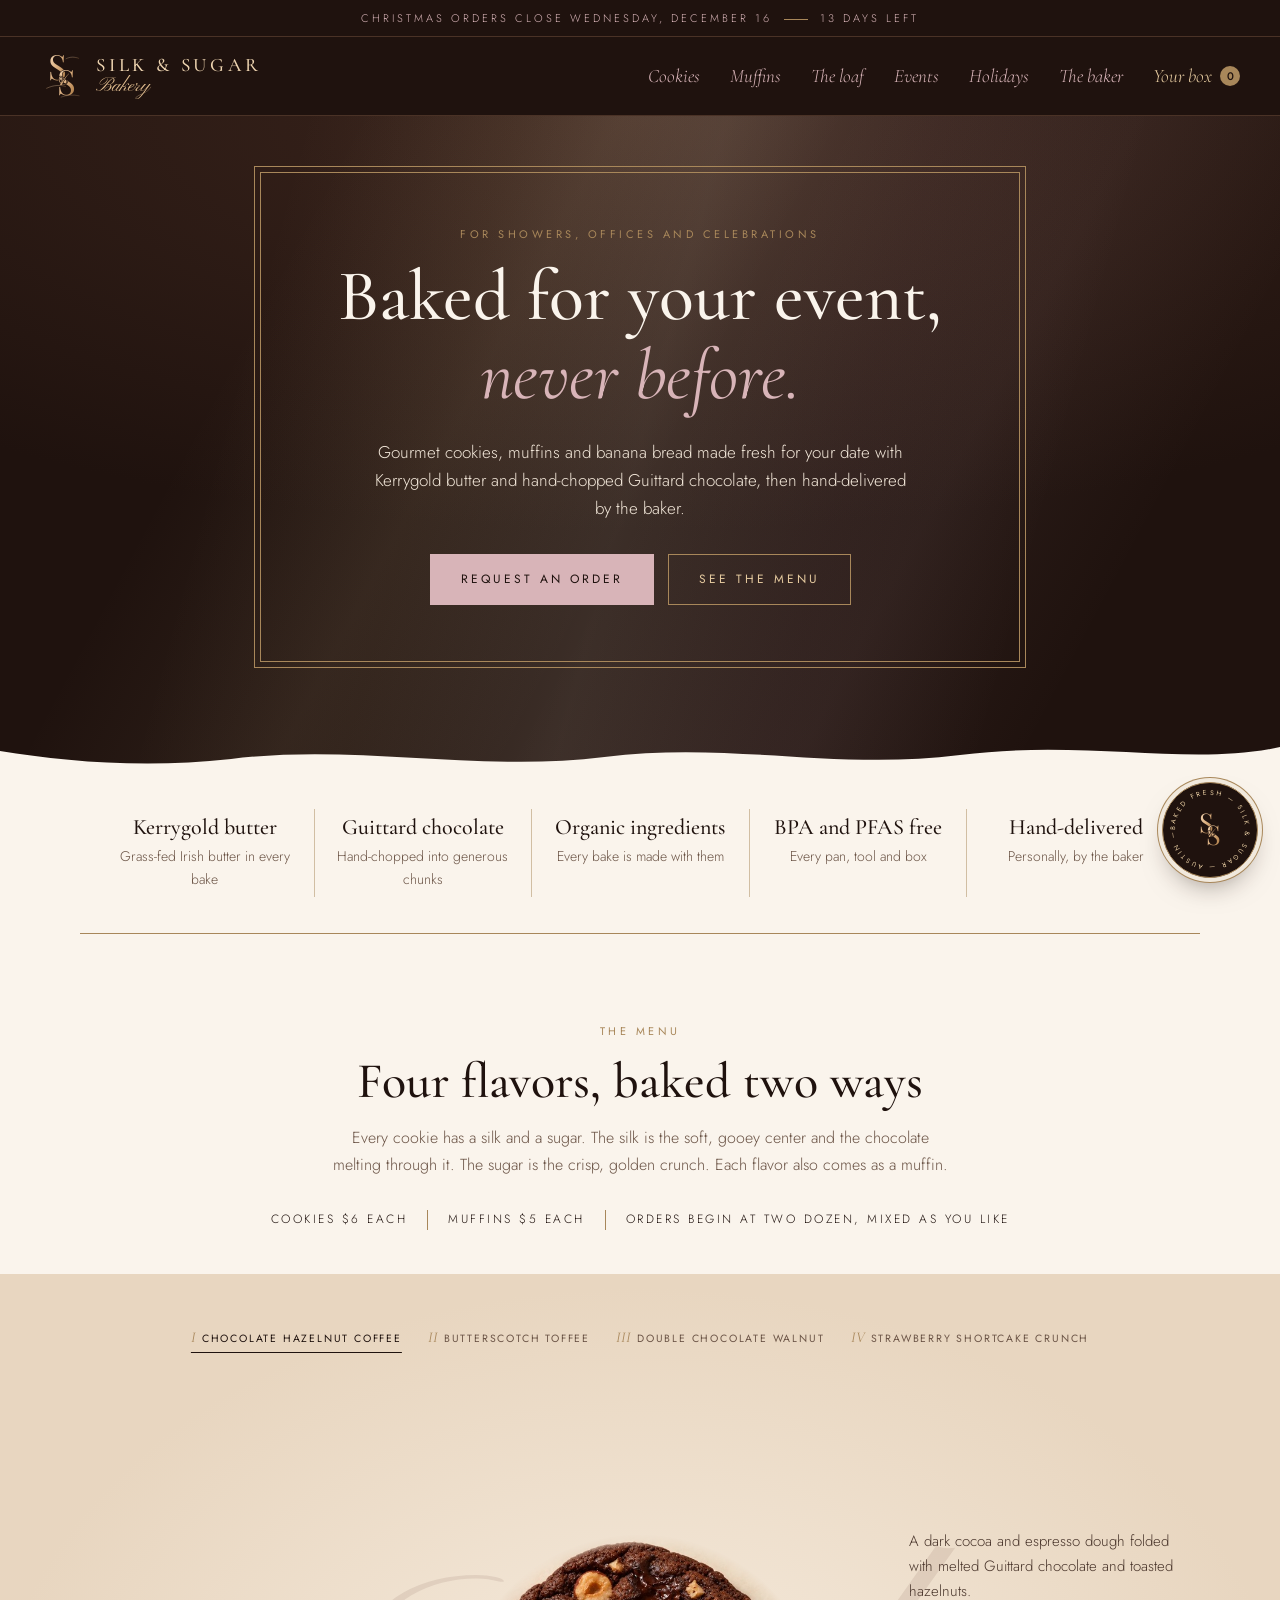
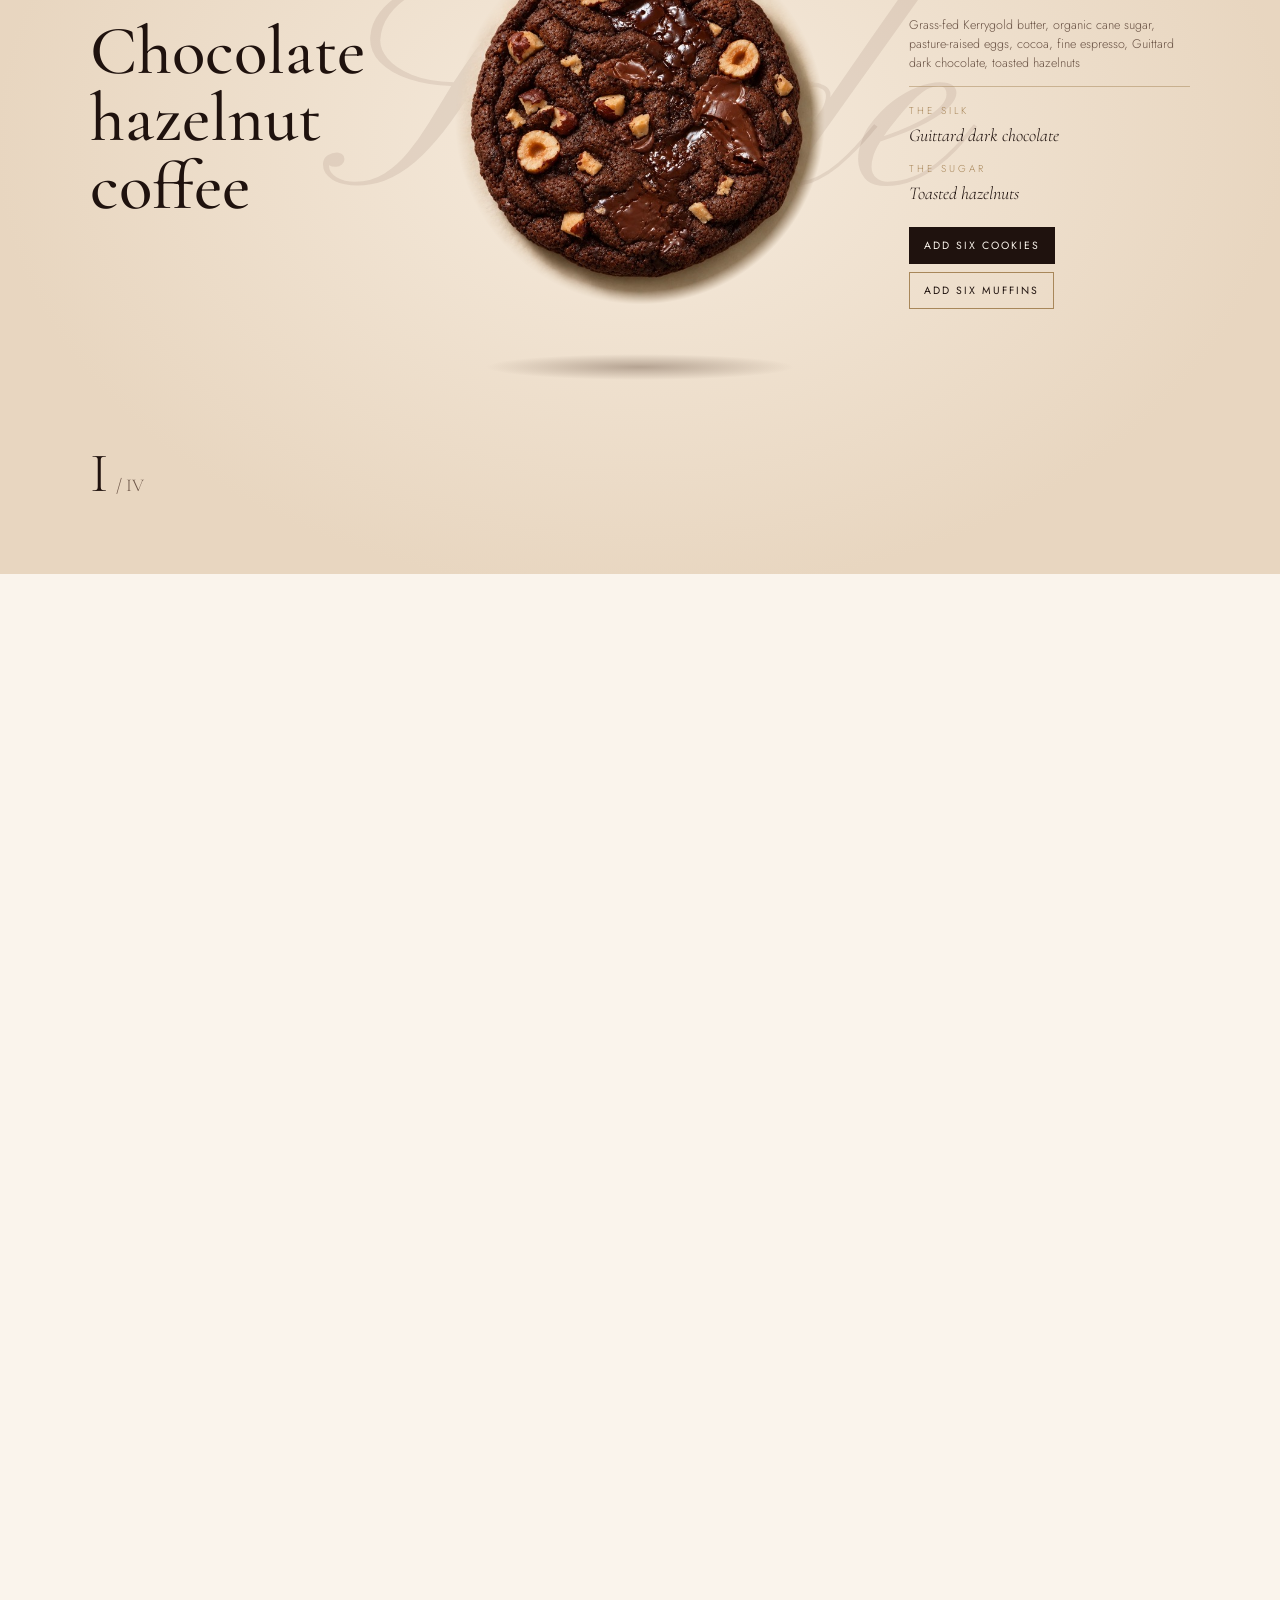
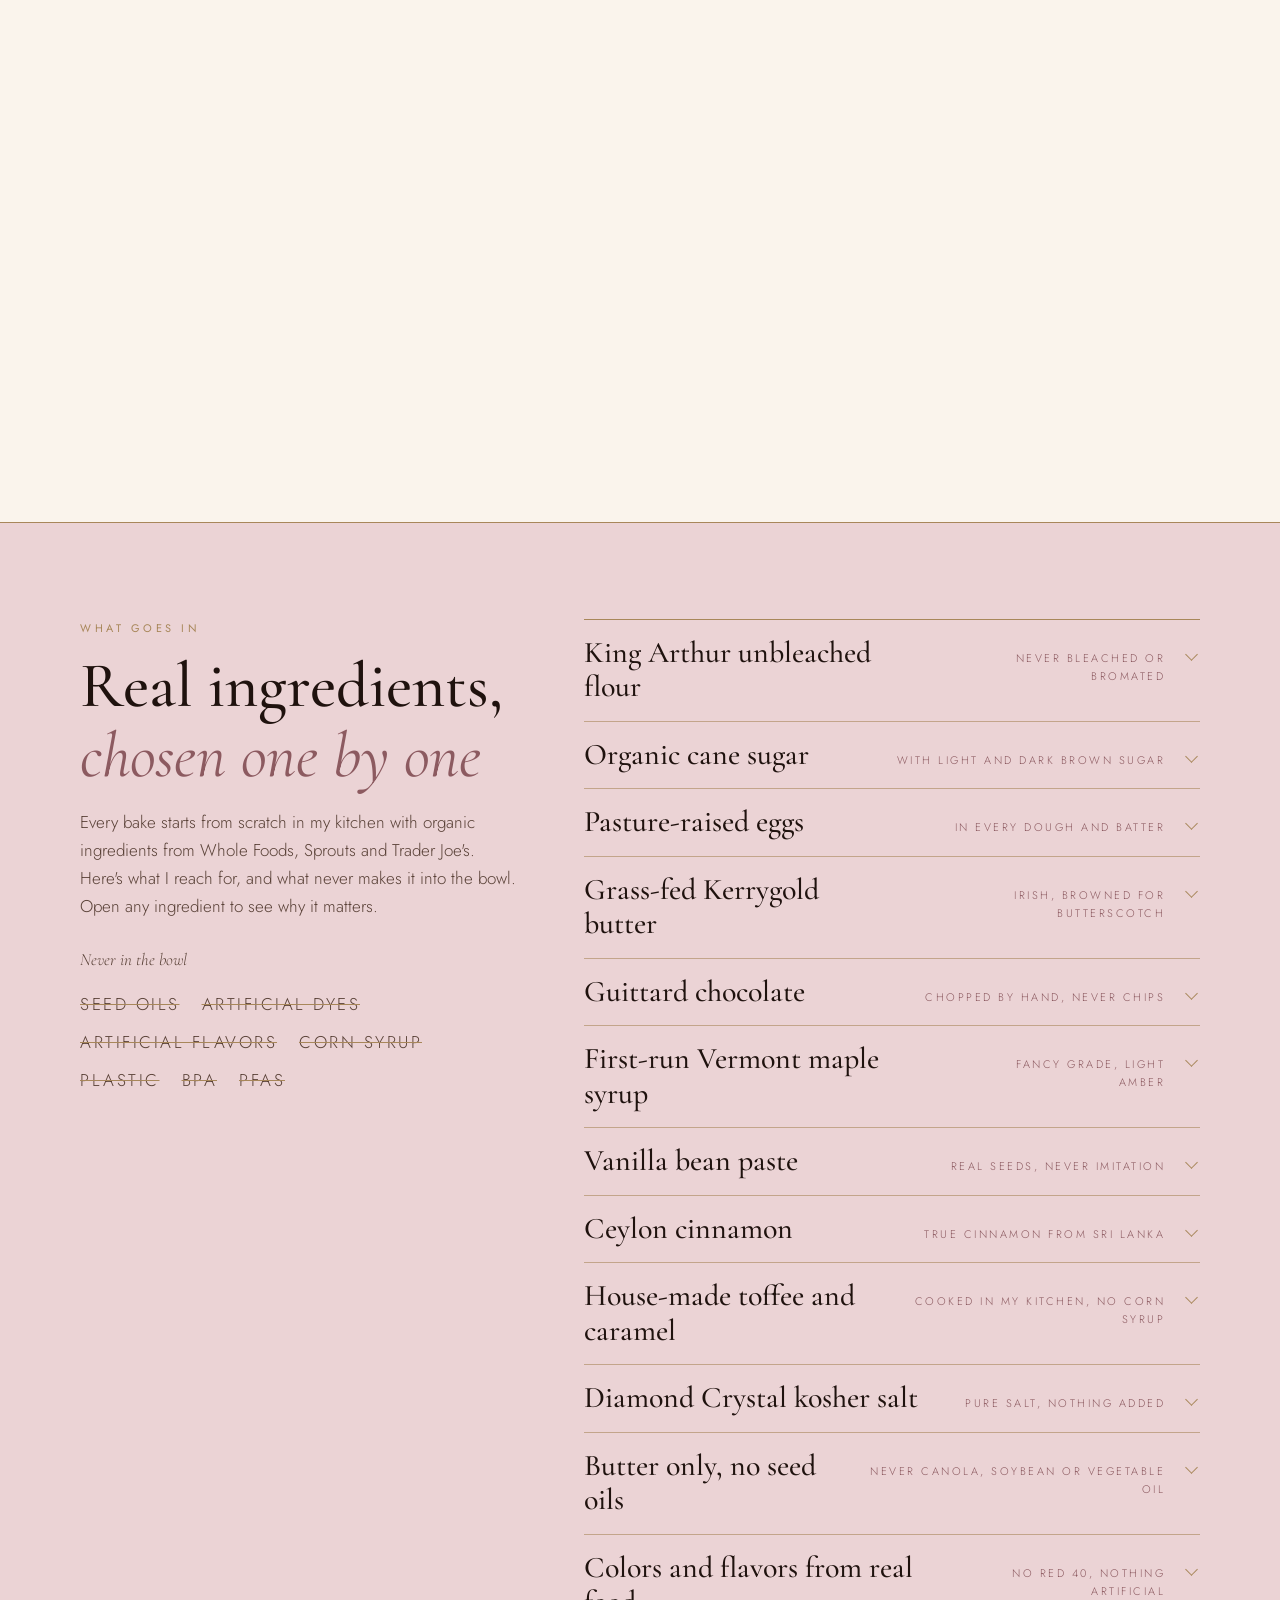
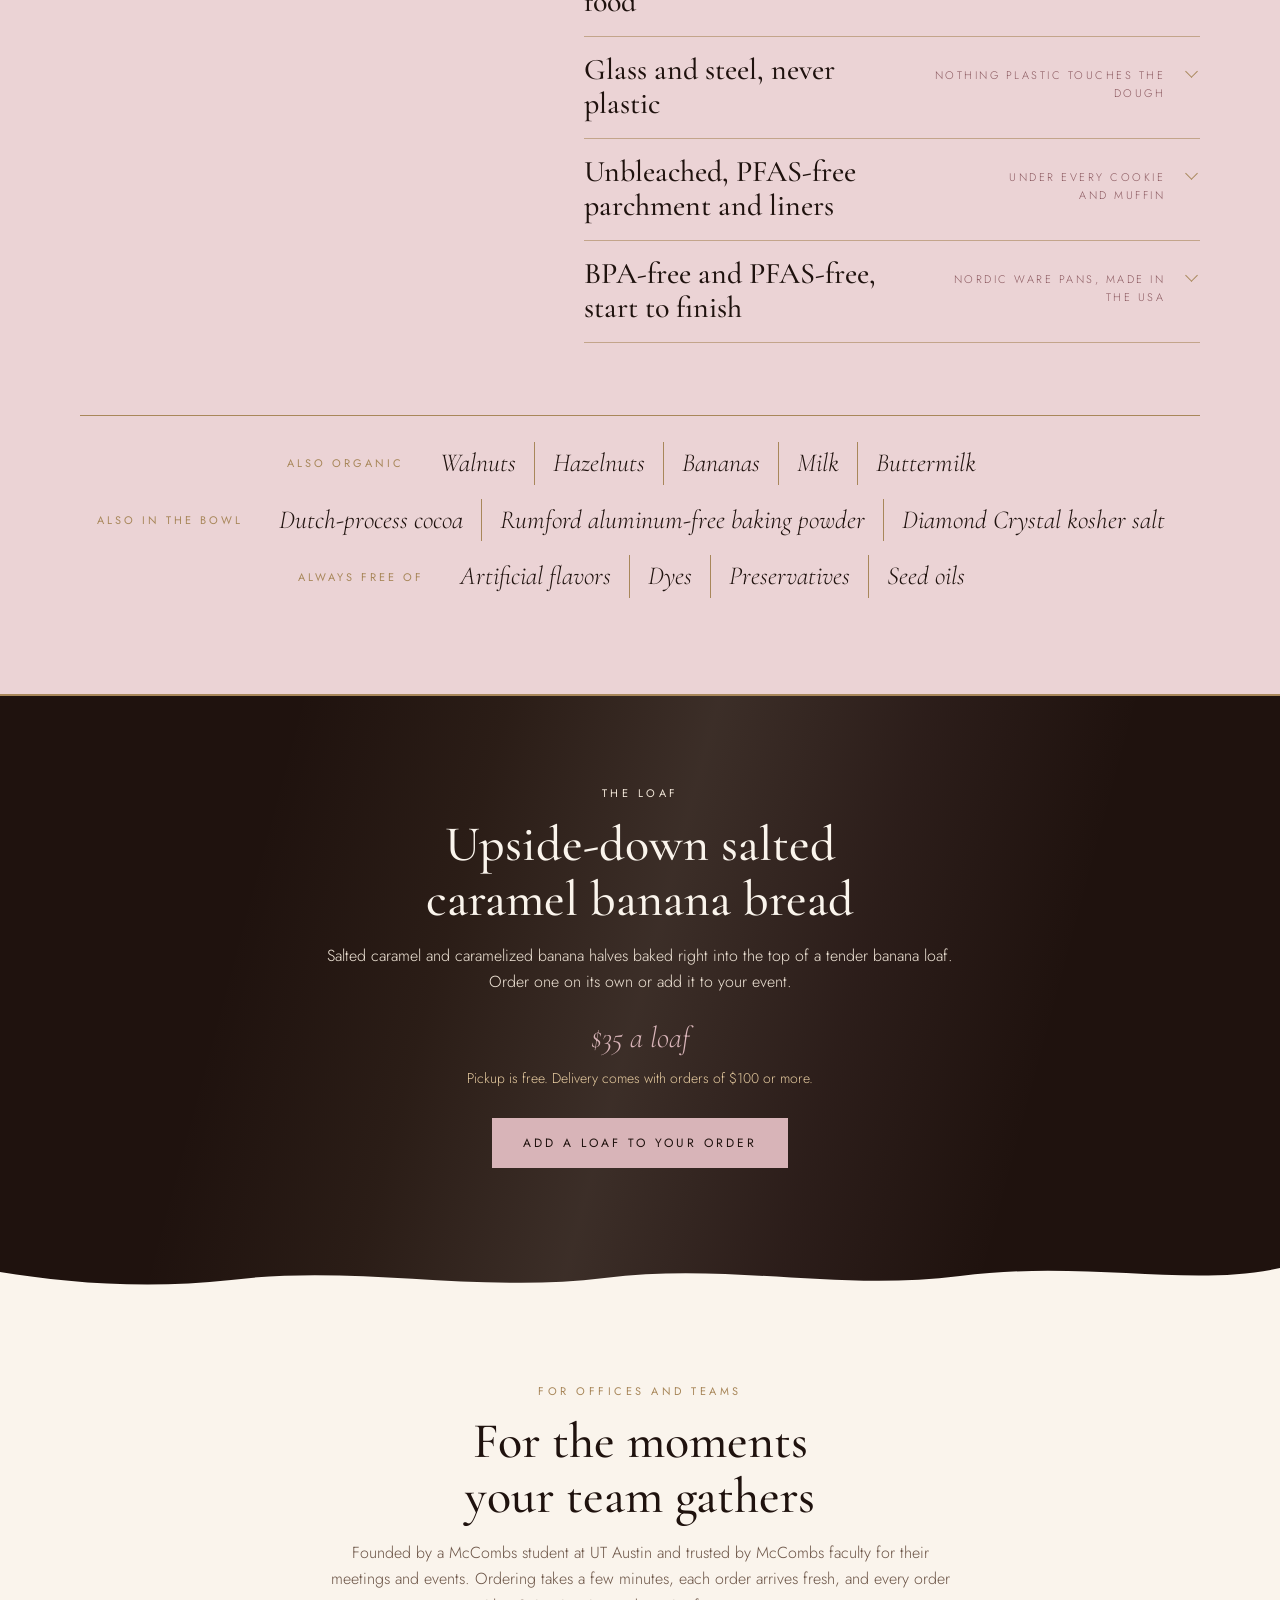
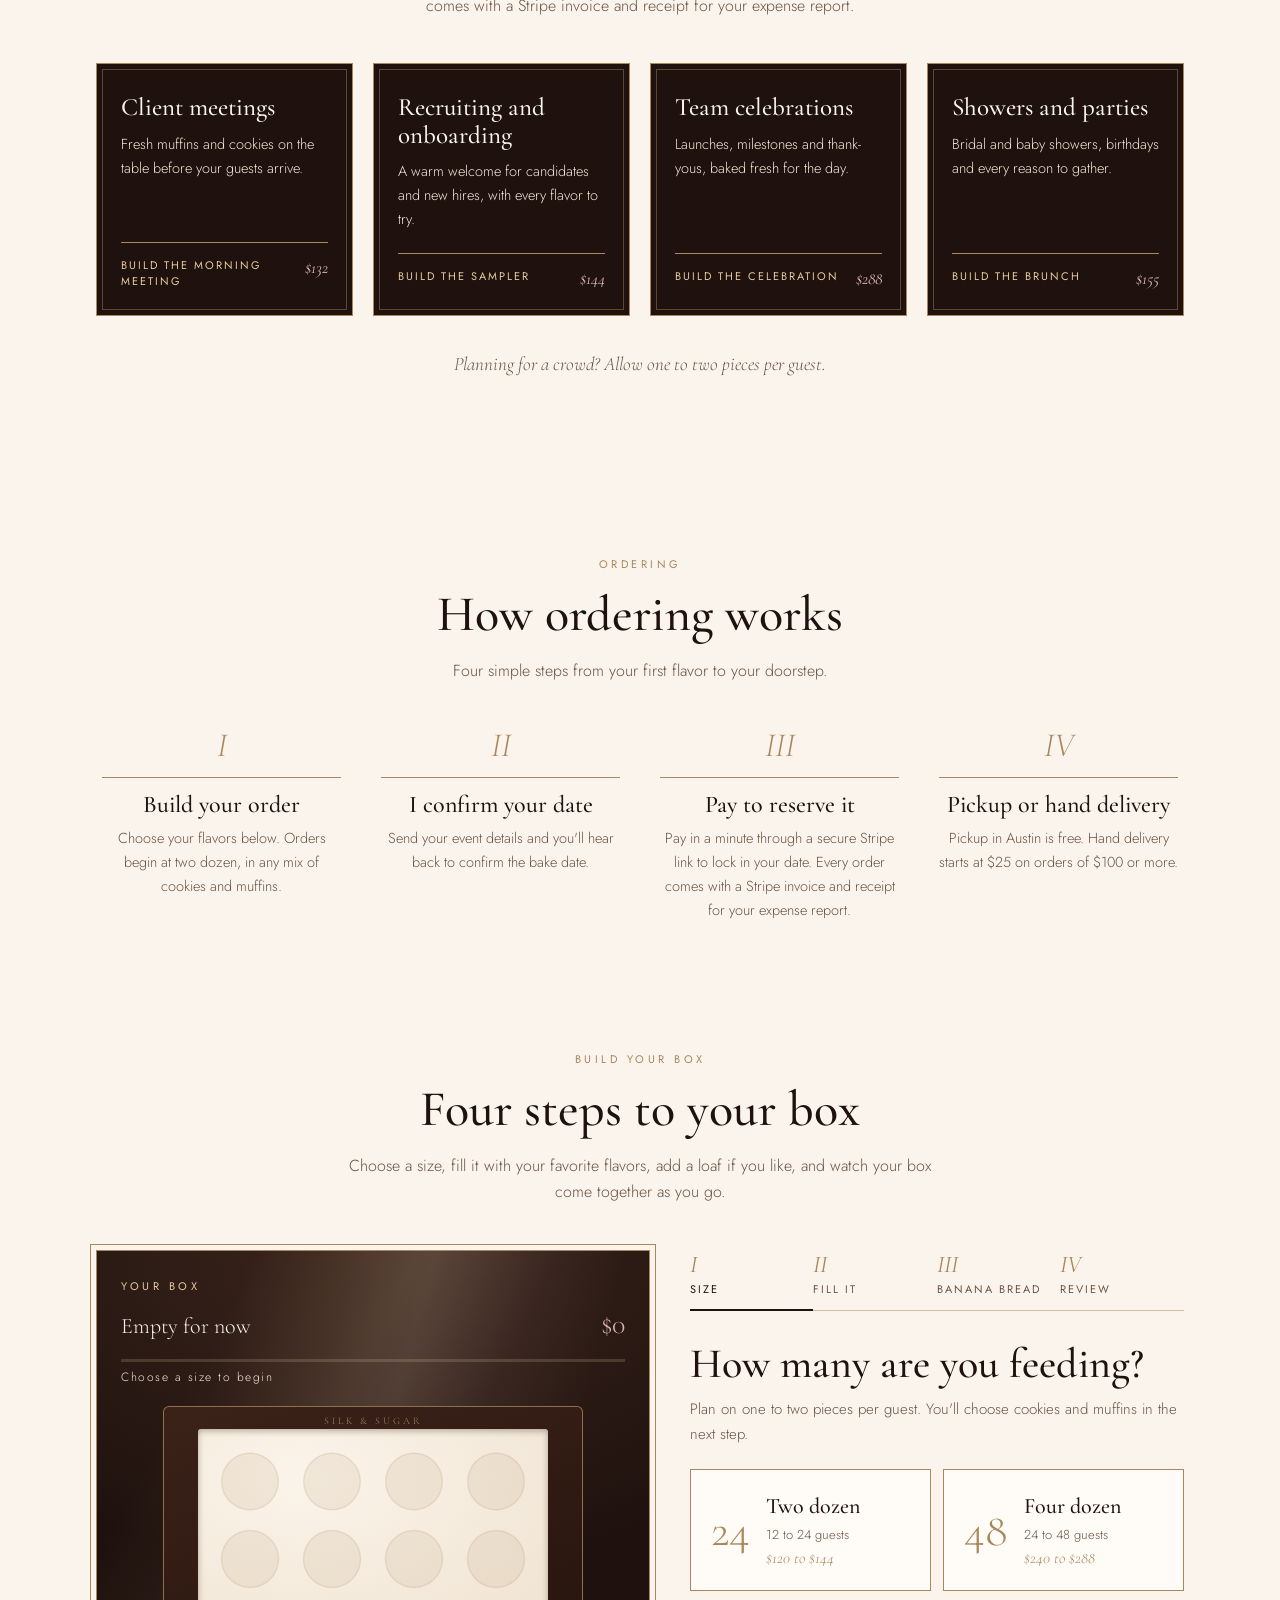
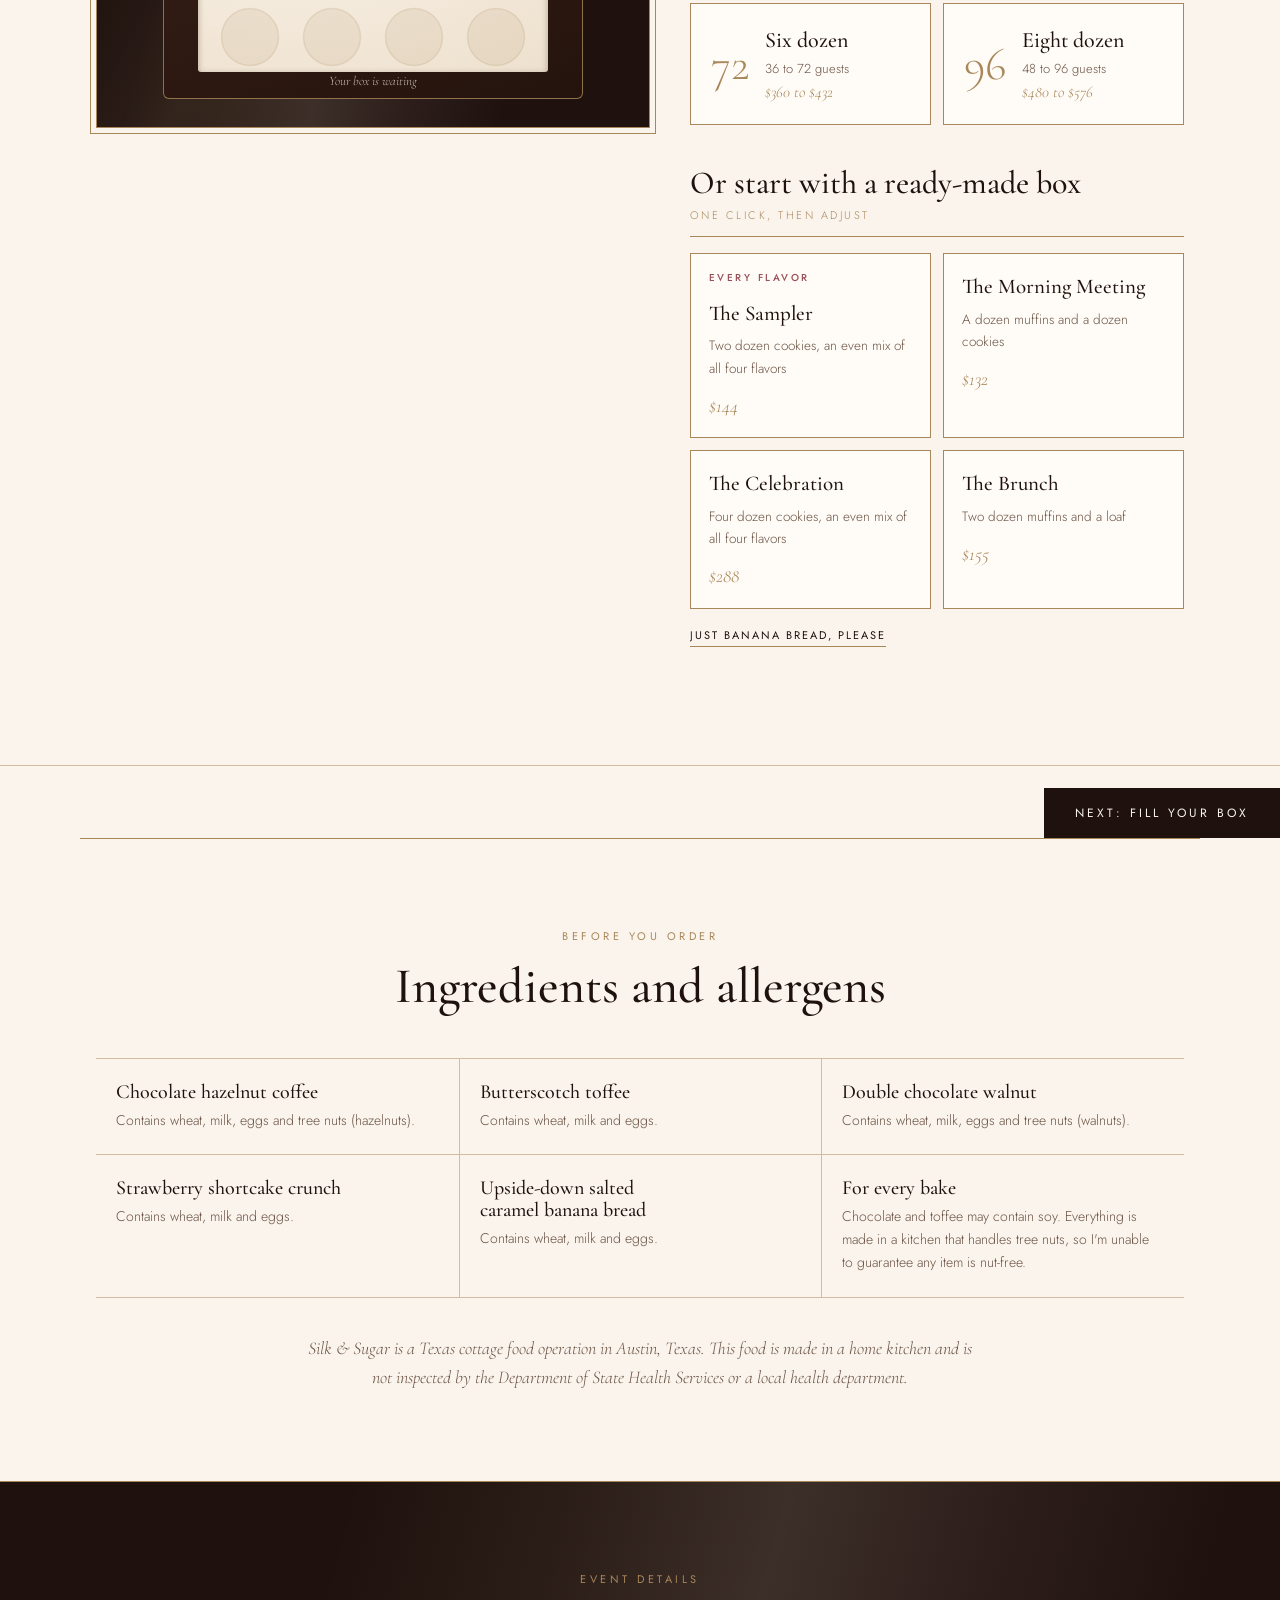
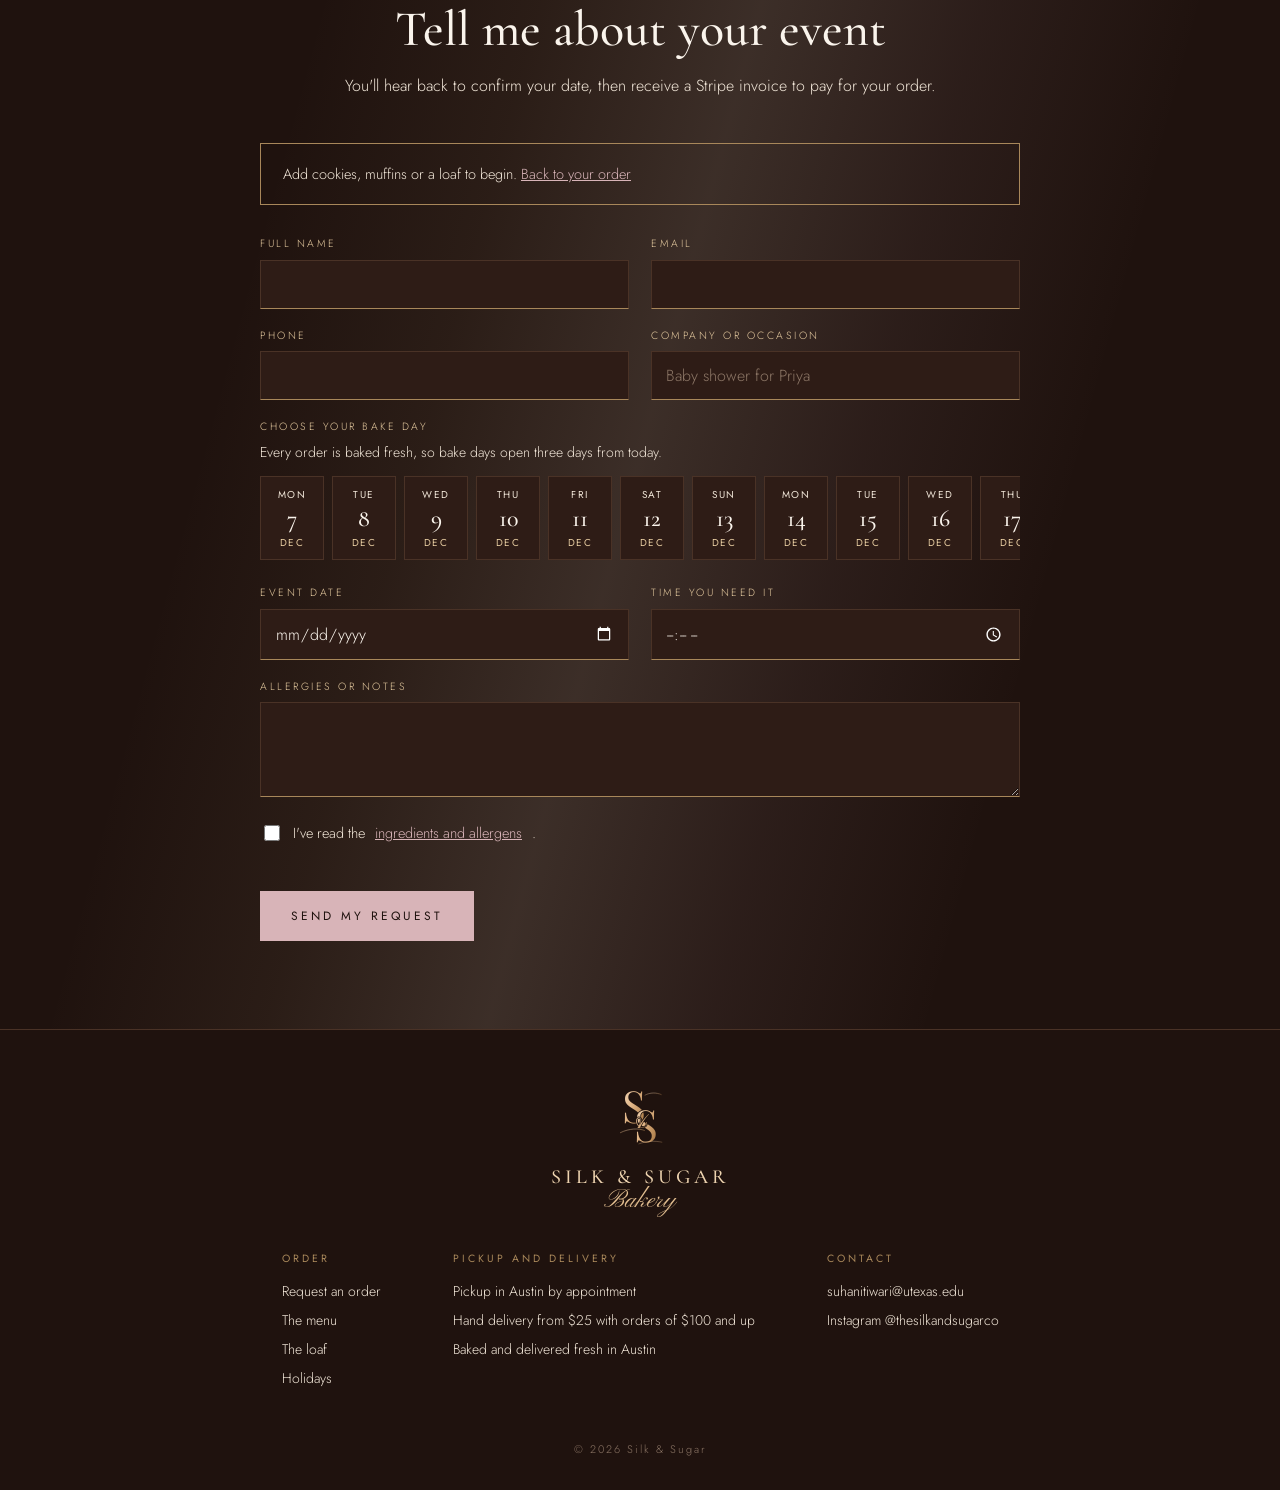
<file: index.html>
<!doctype html>
<html lang="en">
<head>
  <meta charset="utf-8">
  <meta name="viewport" content="width=device-width, initial-scale=1">
  <title>Silk &amp; Sugar | Gourmet cookies for Austin events</title>
  <meta name="description" content="Gourmet cookies, muffins and banana bread made fresh for showers, offices and celebrations across Austin. Pickup or hand delivery by the baker.">
  <meta name="theme-color" content="#1F120E">
  <link rel="icon" href="favicon.svg" type="image/svg+xml">
  <link rel="preconnect" href="https://fonts.googleapis.com">
  <link rel="preconnect" href="https://fonts.gstatic.com" crossorigin>
  <link href="https://fonts.googleapis.com/css2?family=Gochi+Hand&family=Cormorant+Garamond:ital,wght@0,400;0,500;0,600;1,400;1,500&family=Jost:wght@300;400;500&family=Pinyon+Script&family=Playfair+Display:wght@400&display=swap" rel="stylesheet">
  <link rel="stylesheet" href="styles.css">
</head>
<body>

  <div class="announce">Made fresh for every event <span class="announce-sep" aria-hidden="true"></span> Pickup or hand delivery in Austin</div>

  <header class="masthead" id="top">
    <a class="brand" href="#top" aria-label="Silk and Sugar, home">
      <svg class="monogram" viewBox="0 0 200 220" aria-hidden="true">
        <defs>
          <linearGradient id="gold-head" x1="0" y1="0" x2="1" y2="1">
            <stop offset="0" stop-color="#F8E2C8" />
            <stop offset=".45" stop-color="#E0B587" />
            <stop offset=".75" stop-color="#B98955" />
            <stop offset="1" stop-color="#8C5F35" />
          </linearGradient>
        </defs>
        <g fill="url(#gold-head)" class="monogram-letters">
          <text x="80" y="130" class="mono-s">S</text>
          <text x="122" y="198" class="mono-s mono-cut">S</text>
          <text x="104" y="150" class="mono-amp mono-cut">&amp;</text>
        </g>
        <g fill="none" stroke="url(#gold-head)" stroke-linecap="round">
          <path d="M30 166 C 62 150, 96 150, 116 158" stroke-width="1.6" />
          <path d="M118 32 C 136 22, 158 22, 176 30" stroke-width="1.4" />
          <path d="M96 206 C 124 196, 150 194, 178 200" stroke-width="1.2" />
        </g>
      </svg>
      <span class="brand-text">
        <span class="wordmark">Silk &amp; Sugar</span>
        <span class="script">Bakery</span>
      </span>
    </a>
    <nav class="nav" aria-label="Main">
      <a href="#menu">Cookies</a>
      <a href="#menu">Muffins</a>
      <a href="#loaf">The loaf</a>
      <a href="#offices">Events</a>
      <a href="holidays.html">Holidays</a>
      <a href="about.html">The baker</a>
      <a href="#order" class="nav-order">Your box <span class="nav-count" id="nav-count">0</span></a>
    </nav>
  </header>

  <main>

    <section class="hero">
      <div class="hero-frame">
        <p class="eyebrow">For showers, offices and celebrations</p>
        <h1>Baked for your event,<em>never before.</em></h1>
        <p class="lede">Gourmet cookies, muffins and banana bread made fresh for your date with Kerrygold butter and hand-chopped Guittard chocolate, then hand-delivered by the baker.</p>
        <div class="actions">
          <a class="btn btn-rose" href="#order">Request an order</a>
          <a class="btn btn-line" href="#menu">See the menu</a>
        </div>
      </div>
    </section>

    <section class="promises" aria-label="What goes into every bake">
      <div class="promise">
        <h2>Kerrygold butter</h2>
        <p>Grass-fed Irish butter in every bake</p>
      </div>
      <div class="promise">
        <h2>Guittard chocolate</h2>
        <p>Hand-chopped into generous chunks</p>
      </div>
      <div class="promise">
        <h2>Organic ingredients</h2>
        <p>Every bake is made with them</p>
      </div>
      <div class="promise">
        <h2>BPA and PFAS free</h2>
        <p>Every pan, tool and box</p>
      </div>
      <div class="promise">
        <h2>Hand-delivered</h2>
        <p>Personally, by the baker</p>
      </div>
    </section>

    <section class="section menu" id="menu">
      <header class="section-head">
        <p class="eyebrow">The menu</p>
        <h2>Four flavors, baked two ways</h2>
        <p>Every cookie has a silk and a sugar. The silk is the soft, gooey center and the chocolate melting through it. The sugar is the crisp, golden crunch. Each flavor also comes as a muffin.</p>
      </header>

      <p class="price-line">
        <span>Cookies $6 each</span>
        <span>Muffins $5 each</span>
        <span>Orders begin at two dozen, mixed as you like</span>
      </p>

      <div class="flavors">
        <article class="flavor">
          <figure class="flavor-photo"><img src="images/cookie-hazelnut.jpg" alt="Chocolate hazelnut coffee cookie with toasted hazelnuts and melted dark chocolate" loading="lazy" width="720" height="720"><span class="numeral-tag" aria-hidden="true">I</span><svg class="photo-script" viewBox="0 0 100 100" aria-hidden="true"><defs><path id="top-hazelnut" d="M7.5 50 A42.5 42.5 0 0 1 92.5 50"/><path id="low-hazelnut" d="M3 50 A47 47 0 0 0 97 50"/></defs><text class="arch-label"><textPath href="#top-hazelnut" startOffset="50%" text-anchor="middle">HAZELNUT + ESPRESSO</textPath></text><text class="fabric"><textPath href="#low-hazelnut" startOffset="50%" text-anchor="middle">Suede</textPath></text></svg></figure>
          <h3>Chocolate hazelnut coffee</h3>
          <p>A dark cocoa and espresso dough folded with melted Guittard chocolate and toasted hazelnuts.</p>
          <p class="sourcing">Grass-fed Kerrygold butter, organic cane sugar, pasture-raised eggs, cocoa, fine espresso, Guittard dark chocolate, toasted hazelnuts</p>
          <dl>
            <div><dt>The silk</dt><dd>Guittard dark chocolate</dd></div>
            <div><dt>The sugar</dt><dd>Toasted hazelnuts</dd></div>
          </dl>
        </article>
        <article class="flavor">
          <figure class="flavor-photo"><img src="images/cookie-butterscotch.jpg" alt="Butterscotch toffee cookie with pools of salted caramel" loading="lazy" width="720" height="720"><span class="numeral-tag" aria-hidden="true">II</span><svg class="photo-script" viewBox="0 0 100 100" aria-hidden="true"><defs><path id="top-butterscotch" d="M7.5 50 A42.5 42.5 0 0 1 92.5 50"/><path id="low-butterscotch" d="M3 50 A47 47 0 0 0 97 50"/></defs><text class="arch-label"><textPath href="#top-butterscotch" startOffset="50%" text-anchor="middle">BUTTERSCOTCH + TOFFEE</textPath></text><text class="fabric"><textPath href="#low-butterscotch" startOffset="50%" text-anchor="middle">Satin</textPath></text></svg></figure>
          <h3>Butterscotch toffee</h3>
          <p>Brown butter and dark brown sugar for a deep butterscotch dough, finished with flaky salt.</p>
          <p class="sourcing">Browned Kerrygold butter, dark brown sugar, pasture-raised eggs, house-made toffee, salted caramel, flaky sea salt</p>
          <dl>
            <div><dt>The silk</dt><dd>Salted caramel</dd></div>
            <div><dt>The sugar</dt><dd>Buttery toffee</dd></div>
          </dl>
        </article>
        <article class="flavor">
          <figure class="flavor-photo"><img src="images/cookie-double.jpg" alt="Double chocolate walnut cookie with melted chocolate and toasted walnuts" loading="lazy" width="720" height="720"><span class="numeral-tag" aria-hidden="true">III</span><svg class="photo-script" viewBox="0 0 100 100" aria-hidden="true"><defs><path id="top-double" d="M7.5 50 A42.5 42.5 0 0 1 92.5 50"/><path id="low-double" d="M3 50 A47 47 0 0 0 97 50"/></defs><text class="arch-label"><textPath href="#top-double" startOffset="50%" text-anchor="middle">DOUBLE CHOC + WALNUT</textPath></text><text class="fabric"><textPath href="#low-double" startOffset="50%" text-anchor="middle">Velvet</textPath></text></svg></figure>
          <h3>Double chocolate walnut</h3>
          <p>Two Guittard chocolates, chopped by hand and melted through a golden brown butter dough.</p>
          <p class="sourcing">Browned Kerrygold butter, organic cane sugar, pasture-raised eggs, two Guittard chocolates, toasted walnuts</p>
          <dl>
            <div><dt>The silk</dt><dd>Two Guittard chocolates</dd></div>
            <div><dt>The sugar</dt><dd>Toasted walnuts</dd></div>
          </dl>
        </article>
        <article class="flavor">
          <figure class="flavor-photo"><img src="images/cookie-strawberry.jpg" alt="Pink strawberry shortcake cookie with white chocolate chunks" loading="lazy" width="720" height="720"><span class="numeral-tag" aria-hidden="true">IV</span><svg class="photo-script" viewBox="0 0 100 100" aria-hidden="true"><defs><path id="top-strawberry" d="M7.5 50 A42.5 42.5 0 0 1 92.5 50"/><path id="low-strawberry" d="M3 50 A47 47 0 0 0 97 50"/></defs><text class="arch-label"><textPath href="#top-strawberry" startOffset="50%" text-anchor="middle">STRAWBERRY + WHITE CHOC</textPath></text><text class="fabric"><textPath href="#low-strawberry" startOffset="50%" text-anchor="middle">Chiffon</textPath></text></svg></figure>
          <h3>Strawberry shortcake crunch</h3>
          <p class="tag tag-under">Naturally pink</p>
          <p>A blush pink dough colored only by real freeze-dried strawberries.</p>
          <p class="sourcing">Grass-fed Kerrygold butter, organic cane sugar, pasture-raised eggs, freeze-dried strawberries, Guittard white chocolate, shortcake crumble</p>
          <dl>
            <div><dt>The silk</dt><dd>Guittard white chocolate</dd></div>
            <div><dt>The sugar</dt><dd>Golden shortcake crumble</dd></div>
          </dl>
        </article>
      </div>
    </section>

    <section class="pantry" id="ingredients">
      <div class="pantry-inner">
        <header class="section-head">
          <p class="eyebrow">What goes in</p>
          <h2>Real ingredients, <em>chosen one by one</em></h2>
          <p>Every bake starts from scratch in my kitchen with organic ingredients from Whole Foods, Sprouts and Trader Joe's. Here's what I reach for, and what never makes it into the bowl. Open any ingredient to see why it matters.</p>
          <div class="never" aria-label="Never in the bowl">
            <p class="never-label">Never in the bowl</p>
            <p class="never-list"><span>Seed oils</span><span>Artificial dyes</span><span>Artificial flavors</span><span>Corn syrup</span><span>Plastic</span><span>BPA</span><span>PFAS</span></p>
          </div>
        </header>
        <ul class="pantry-list">
          <li>
            <details>
              <summary><strong>King Arthur unbleached flour</strong><span>Never bleached or bromated</span><i class="chev" aria-hidden="true"></i></summary>
              <div class="pantry-more">
                <p><b>Many bakeries</b>Many bakeries buy bulk flour that has been bleached with chemicals to whiten it faster, and some still use flour treated with potassium bromate.</p>
                <p><b>Silk &amp; Sugar</b>I bake with King Arthur unbleached all-purpose flour, milled by an employee-owned Vermont company since 1790. It is never bleached or bromated, and its steady protein gives every cookie the same soft, thick center.</p>
              </div>
            </details>
          </li>
          <li>
            <details>
              <summary><strong>Organic cane sugar</strong><span>With light and dark brown sugar</span><i class="chev" aria-hidden="true"></i></summary>
              <div class="pantry-more">
                <p><b>Many bakeries</b>Many bakeries reach for one bag of refined white sugar.</p>
                <p><b>Silk &amp; Sugar</b>I layer organic cane sugar with light and dark brown sugar. Organic cane sugar is grown without synthetic pesticides and often keeps a hint of molasses, and the brown sugars add caramel depth and keep the centers soft and chewy.</p>
              </div>
            </details>
          </li>
          <li>
            <details>
              <summary><strong>Pasture-raised eggs</strong><span>In every dough and batter</span><i class="chev" aria-hidden="true"></i></summary>
              <div class="pantry-more">
                <p><b>Many bakeries</b>Many bakeries use conventional eggs or liquid eggs from a carton.</p>
                <p><b>Silk &amp; Sugar</b>My eggs come from hens that spend their days outdoors on pasture. The yolks are a deeper gold and taste richer, and an extra yolk in the dough gives every cookie its fudgy chew.</p>
              </div>
            </details>
          </li>
          <li>
            <details>
              <summary><strong>Grass-fed Kerrygold butter</strong><span>Irish, browned for butterscotch</span><i class="chev" aria-hidden="true"></i></summary>
              <div class="pantry-more">
                <p><b>Many bakeries</b>Many bakeries use margarine, shortening or butter blends because they cost less.</p>
                <p><b>Silk &amp; Sugar</b>Kerrygold comes from grass-fed Irish cows and has about 82 percent butterfat, more than standard American butter. That extra fat means richer flavor and a more tender bite, and browning it gives the butterscotch dough its toasty, nutty depth.</p>
              </div>
            </details>
          </li>
          <li>
            <details>
              <summary><strong>Guittard chocolate</strong><span>Chopped by hand, never chips</span><i class="chev" aria-hidden="true"></i></summary>
              <div class="pantry-more">
                <p><b>Many bakeries</b>Most cookies use chocolate chips, which are made to hold their shape in the oven.</p>
                <p><b>Silk &amp; Sugar</b>I chop Guittard bars by hand. Guittard has been making chocolate in San Francisco since 1868, and chopped bars melt into shards and pools that layer through every bite. That melting chocolate is the silk.</p>
              </div>
            </details>
          </li>
          <li>
            <details>
              <summary><strong>First-run Vermont maple syrup</strong><span>Fancy grade, light amber</span><i class="chev" aria-hidden="true"></i></summary>
              <div class="pantry-more">
                <p><b>Many bakeries</b>Many recipes use pancake syrup, which is mostly corn syrup with maple flavoring.</p>
                <p><b>Silk &amp; Sugar</b>I use fancy grade, light amber syrup from the first run of the Vermont sugaring season, with no additives or preservatives. It adds a warm, toasty note you can taste without making the cookies any sweeter.</p>
              </div>
            </details>
          </li>
          <li>
            <details>
              <summary><strong>Vanilla bean paste</strong><span>Real seeds, never imitation</span><i class="chev" aria-hidden="true"></i></summary>
              <div class="pantry-more">
                <p><b>Many bakeries</b>Many bakeries use imitation vanilla, which is vanillin made in a lab, often from wood pulp or petroleum.</p>
                <p><b>Silk &amp; Sugar</b>I use vanilla bean paste, made from pure vanilla and the seeds scraped from the pod. You can see the tiny black flecks in the dough, and it tastes rounder and deeper than any extract.</p>
              </div>
            </details>
          </li>
          <li>
            <details>
              <summary><strong>Ceylon cinnamon</strong><span>True cinnamon from Sri Lanka</span><i class="chev" aria-hidden="true"></i></summary>
              <div class="pantry-more">
                <p><b>Many bakeries</b>Most cinnamon sold in America is cassia, which tastes sharp and is high in coumarin, a compound health agencies advise limiting.</p>
                <p><b>Silk &amp; Sugar</b>I use Ceylon cinnamon, the true cinnamon from Sri Lanka. It is sweeter and more delicate, with far less coumarin, so it warms the dough without taking over.</p>
              </div>
            </details>
          </li>
          <li>
            <details>
              <summary><strong>House-made toffee and caramel</strong><span>Cooked in my kitchen, no corn syrup</span><i class="chev" aria-hidden="true"></i></summary>
              <div class="pantry-more">
                <p><b>Many bakeries</b>Store-bought toffee bits and caramel often contain corn syrup, vegetable oils and artificial flavor.</p>
                <p><b>Silk &amp; Sugar</b>I cook my toffee from butter and sugar in my own kitchen until it turns deep amber, then break it into shards. It is the crunch in the butterscotch cookie. My salted caramel is made the same way, and neither one ever sees corn syrup.</p>
              </div>
            </details>
          </li>
          <li>
            <details>
              <summary><strong>Diamond Crystal kosher salt</strong><span>Pure salt, nothing added</span><i class="chev" aria-hidden="true"></i></summary>
              <div class="pantry-more">
                <p><b>Many bakeries</b>Many bakeries use iodized table salt with anti-caking agents mixed in, which tastes sharp and dissolves unevenly.</p>
                <p><b>Silk &amp; Sugar</b>I season every dough with Diamond Crystal kosher salt. Its hollow flakes melt evenly into the dough and bring out the butter and chocolate without any harsh bite.</p>
              </div>
            </details>
          </li>
          <li>
            <details>
              <summary><strong>Butter only, no seed oils</strong><span>Never canola, soybean or vegetable oil</span><i class="chev" aria-hidden="true"></i></summary>
              <div class="pantry-more">
                <p><b>Many bakeries</b>Many bakeries stretch their butter with canola, soybean or vegetable oil, shortening or margarine, because they cost less and keep longer.</p>
                <p><b>Silk &amp; Sugar</b>Every cookie, muffin and loaf gets its richness from Kerrygold butter alone. No seed oils, shortening or margarine ever go into the bowl.</p>
              </div>
            </details>
          </li>
          <li>
            <details>
              <summary><strong>Colors and flavors from real food</strong><span>No Red 40, nothing artificial</span><i class="chev" aria-hidden="true"></i></summary>
              <div class="pantry-more">
                <p><b>Many bakeries</b>Many bakeries tint their dough with artificial dyes like Red 40 and lean on imitation vanilla and flavorings.</p>
                <p><b>Silk &amp; Sugar</b>The pink in my strawberry shortcake crunch comes from freeze-dried strawberries, the coffee from real espresso and the vanilla from real beans. Nothing artificial colors or flavors a single bake.</p>
              </div>
            </details>
          </li>
          <li>
            <details>
              <summary><strong>Glass and steel, never plastic</strong><span>Nothing plastic touches the dough</span><i class="chev" aria-hidden="true"></i></summary>
              <div class="pantry-more">
                <p><b>Many bakeries</b>Many kitchens mix, scoop and store dough in plastic bowls, tubs and wrap.</p>
                <p><b>Silk &amp; Sugar</b>I mix in glass and stainless steel bowls, work with stainless steel and wooden tools, and store everything in glass or steel. No plastic ever touches your bake.</p>
              </div>
            </details>
          </li>
          <li>
            <details>
              <summary><strong>Unbleached, PFAS-free parchment and liners</strong><span>Under every cookie and muffin</span><i class="chev" aria-hidden="true"></i></summary>
              <div class="pantry-more">
                <p><b>Many bakeries</b>Many parchment papers and baking cups are bleached with chlorine, and some grease-proof papers are treated with PFAS so they shed butter.</p>
                <p><b>Silk &amp; Sugar</b>Every cookie bakes on unbleached, PFAS-free parchment, and every muffin bakes in an unbleached, PFAS-free liner.</p>
              </div>
            </details>
          </li>
          <li>
            <details>
              <summary><strong>BPA-free and PFAS-free, start to finish</strong><span>Nordic Ware pans, made in the USA</span><i class="chev" aria-hidden="true"></i></summary>
              <div class="pantry-more">
                <p><b>Many bakeries</b>Many nonstick pans and muffin tins are coated with PTFE, better known as Teflon, one of the PFAS "forever chemicals" that break down slowly and build up in the body. Many plastic containers and wraps contain BPA, which can leach into food.</p>
                <p><b>Silk &amp; Sugar</b>I bake on Nordic Ware, made in Minneapolis by a family company since 1946. Every cookie, muffin and loaf is mixed, baked, cooled, stored and boxed with BPA-free and PFAS-free pans, tins, utensils, containers and packaging. The heavy aluminum also heats evenly, so the bottoms turn golden instead of scorching.</p>
              </div>
            </details>
          </li>
        </ul>
        <div class="pantry-lines">
          <p class="free-of free-of-also"><b>Also organic</b><span>Walnuts</span><span>Hazelnuts</span><span>Bananas</span><span>Milk</span><span>Buttermilk</span></p>
          <p class="free-of free-of-also"><b>Also in the bowl</b><span>Dutch-process cocoa</span><span>Rumford aluminum-free baking powder</span><span>Diamond Crystal kosher salt</span></p>
          <p class="free-of"><b>Always free of</b><span>Artificial flavors</span><span>Dyes</span><span>Preservatives</span><span>Seed oils</span></p>
        </div>
      </div>
    </section>

    <section class="loaf" id="loaf">
      <div class="loaf-inner">
        <p class="eyebrow">The loaf</p>
        <h2>Upside-down salted caramel banana bread</h2>
        <p>Salted caramel and caramelized banana halves baked right into the top of a tender banana loaf. Order one on its own or add it to your event.</p>
        <p class="loaf-price">$35 a loaf</p>
        <p class="fine">Pickup is free. Delivery comes with orders of $100 or more.</p>
        <button class="btn btn-rose" type="button" data-add-loaf>Add a loaf to your order</button>
      </div>
    </section>

    <section class="section offices" id="offices">
      <header class="section-head">
        <p class="eyebrow">For offices and teams</p>
        <h2>For the moments your team gathers</h2>
        <p>Founded by a McCombs student at UT Austin and trusted by McCombs faculty for their meetings and events. Ordering takes a few minutes, each order arrives fresh, and every order comes with a Stripe invoice and receipt for your expense report.</p>
      </header>
      <div class="occasions">
        <article class="occasion">
          <h3>Client meetings</h3>
          <p>Fresh muffins and cookies on the table before your guests arrive.</p>
          <button type="button" class="occasion-link" data-preset="meeting">Build The Morning Meeting <span>$132</span></button>
        </article>
        <article class="occasion">
          <h3>Recruiting and onboarding</h3>
          <p>A warm welcome for candidates and new hires, with every flavor to try.</p>
          <button type="button" class="occasion-link" data-preset="sampler">Build The Sampler <span>$144</span></button>
        </article>
        <article class="occasion">
          <h3>Team celebrations</h3>
          <p>Launches, milestones and thank-yous, baked fresh for the day.</p>
          <button type="button" class="occasion-link" data-preset="celebration">Build The Celebration <span>$288</span></button>
        </article>
        <article class="occasion">
          <h3>Showers and parties</h3>
          <p>Bridal and baby showers, birthdays and every reason to gather.</p>
          <button type="button" class="occasion-link" data-preset="brunch">Build The Brunch <span>$155</span></button>
        </article>
      </div>
      <p class="offices-note">Planning for a crowd? Allow one to two pieces per guest.</p>
    </section>

    <section class="section how" id="how">
      <header class="section-head">
        <p class="eyebrow">Ordering</p>
        <h2>How ordering works</h2>
        <p>Four simple steps from your first flavor to your doorstep.</p>
      </header>
      <ol class="steps">
        <li><span class="numeral">I</span><h3>Build your order</h3><p>Choose your flavors below. Orders begin at two dozen, in any mix of cookies and muffins.</p></li>
        <li><span class="numeral">II</span><h3>I confirm your date</h3><p>Send your event details and you'll hear back to confirm the bake date.</p></li>
        <li><span class="numeral">III</span><h3>Pay to reserve it</h3><p>Pay in a minute through a secure Stripe link to lock in your date. Every order comes with a Stripe invoice and receipt for your expense report.</p></li>
        <li><span class="numeral">IV</span><h3>Pickup or hand delivery</h3><p>Pickup in Austin is free. Hand delivery starts at $25 on orders of $100 or more.</p></li>
      </ol>
    </section>

    <section class="section order" id="order">
      <header class="section-head">
        <p class="eyebrow">Build your box</p>
        <h2>Four steps to your box</h2>
        <p>Choose a size, fill it with your favorite flavors, add a loaf if you like, and watch your box come together as you go.</p>
      </header>

      <div class="builder">
        <div class="stage-col">
          <div class="stage" id="stage">
            <div class="stage-head">
              <p class="eyebrow">Your box</p>
              <p class="stage-count"><span id="stage-count">Empty for now</span><span class="stage-total" id="stage-total">$0</span></p>
              <div class="meter" aria-hidden="true"><span id="meter-fill"></span></div>
              <p class="meter-note" id="meter-note">Two dozen cookies and muffins to begin</p>
            </div>
            <div class="boxes" id="boxes" aria-hidden="true"></div>
          </div>
        </div>

        <div class="builder-main wizard" id="wizard">
          <ol class="wizard-steps">
            <li><button type="button" data-step="1"><span>I</span>Size</button></li>
            <li><button type="button" data-step="2"><span>II</span>Fill it</button></li>
            <li><button type="button" data-step="3"><span>III</span>Banana bread</button></li>
            <li><button type="button" data-step="4"><span>IV</span>Review</button></li>
          </ol>

          <section class="step" data-step="1" aria-labelledby="step-1-title">
            <h3 class="step-title" id="step-1-title">How many are you feeding?</h3>
            <p class="step-note">Plan on one to two pieces per guest. You'll choose cookies and muffins in the next step.</p>
            <div class="sizes" id="sizes"></div>
            <div class="presets" id="presets"></div>
            <button type="button" class="text-btn" data-size="0">Just banana bread, please</button>
          </section>

          <section class="step" data-step="2" aria-labelledby="step-2-title" hidden>
            <h3 class="step-title" id="step-2-title">Fill your box</h3>
            <p class="step-note" id="fill-note">Tap a flavor to add six. Mix cookies and muffins any way you like.</p>
            <div class="fill-meter" aria-hidden="true"><span id="fill-bar"></span></div>
            <div class="builder-list" id="builder-list"></div>
          </section>

          <section class="step" data-step="3" aria-labelledby="step-3-title" hidden>
            <h3 class="step-title" id="step-3-title">Add banana bread</h3>
            <p class="step-note">Upside-down salted caramel banana bread, $35 a loaf. Entirely optional, and always welcome.</p>
            <div class="loaf-pick" id="loaf-pick"></div>
          </section>

          <section class="step" data-step="4" aria-labelledby="step-4-title" hidden>
            <h3 class="step-title" id="step-4-title">Review your box</h3>
            <ul class="review" id="review"></ul>
            <p class="step-note" id="review-note"></p>
          <div class="mode-wrap">
            <div class="mode" role="radiogroup" aria-label="Pickup or delivery">
              <label><input type="radio" name="fulfil" value="pickup" checked><span>Pickup</span></label>
              <label><input type="radio" name="fulfil" value="delivery"><span>Delivery</span></label>
            </div>
            <div class="zones" id="zones" hidden></div>
            <p class="mode-note" id="mode-note">Pickup in Austin is always free.</p>
          </div>
        <aside class="summary" aria-live="polite">
          <h4 class="summary-title">Your order</h4>
          <dl class="totals">
            <div><dt>Cookies</dt><dd id="sum-cookies">0</dd></div>
            <div><dt>Muffins</dt><dd id="sum-muffins">0</dd></div>
            <div><dt>Loaves</dt><dd id="sum-loaves">0</dd></div>
            <div><dt>Subtotal</dt><dd id="sum-subtotal">$0</dd></div>
          </dl>

          <dl class="totals totals-final">
            <div><dt id="sum-delivery-label">Pickup</dt><dd id="sum-delivery">$0</dd></div>
            <div class="grand"><dt>Total</dt><dd id="sum-total">$0</dd></div>
          </dl>

          <p class="status" id="sum-status"></p>
          <a class="btn btn-dark btn-block" href="#details" id="to-details">Continue to event details</a>
        </aside>
        </div>
          </section>

          <div class="wizard-nav">
            <button type="button" class="btn btn-line-dark" id="step-back">Back</button>
            <button type="button" class="btn btn-dark" id="step-next">Next</button>
          </div>
        </div>
      </div>

      <div class="mini-bar" id="mini-bar">
        <span class="mini-count" id="mini-count">Your box is empty</span>
        <span class="mini-total" id="mini-total">$0</span>
        <a href="#stage" class="mini-link">See your box</a>
      </div>
    </section>

    <section class="section labels" id="labels">
      <header class="section-head">
        <p class="eyebrow">Before you order</p>
        <h2>Ingredients and allergens</h2>
      </header>
      <div class="label-grid">
        <div><h3>Chocolate hazelnut coffee</h3><p>Contains wheat, milk, eggs and tree nuts (hazelnuts).</p></div>
        <div><h3>Butterscotch toffee</h3><p>Contains wheat, milk and eggs.</p></div>
        <div><h3>Double chocolate walnut</h3><p>Contains wheat, milk, eggs and tree nuts (walnuts).</p></div>
        <div><h3>Strawberry shortcake crunch</h3><p>Contains wheat, milk and eggs.</p></div>
        <div><h3>Upside-down salted caramel banana bread</h3><p>Contains wheat, milk and eggs.</p></div>
        <div><h3>For every bake</h3><p>Chocolate and toffee may contain soy. Everything is made in a kitchen that handles tree nuts, so I'm unable to guarantee any item is nut-free.</p></div>
      </div>
      <p class="statement">Silk &amp; Sugar is a Texas cottage food operation in Austin, Texas. This food is made in a home kitchen and is not inspected by the Department of State Health Services or a local health department.</p>
    </section>

    <section class="details" id="details">
      <div class="details-inner">
        <header class="section-head">
          <p class="eyebrow">Event details</p>
          <h2>Tell me about your event</h2>
          <p data-checkout="Pay in full through Stripe's secure checkout to reserve your bake day. Your receipt arrives by email right away.">You'll hear back to confirm your date, then receive a Stripe invoice to pay for your order.</p>
        </header>

        <form id="order-form" novalidate>
          <div class="form-order" id="form-order">
            <p>Your order is empty. <a href="#order">Choose your flavors</a> first.</p>
          </div>

          <div class="fields">
            <label>Full name<input name="name" autocomplete="name" required></label>
            <label>Email<input name="email" type="email" autocomplete="email" required></label>
            <label>Phone<input name="phone" type="tel" autocomplete="tel" required></label>
            <label>Company or occasion<input name="occasion" placeholder="Baby shower for Priya"></label>
            <div class="wide day-pick">
              <p class="day-label">Choose your bake day</p>
              <p class="day-note">Every order is baked fresh, so bake days open three days from today.</p>
              <div class="day-strip" id="day-strip"></div>
            </div>
            <label>Event date<input name="date" type="date" required></label>
            <label>Time you need it<input name="time" type="time"></label>
            <label class="wide" id="address-field" hidden>Delivery address<input name="address" autocomplete="street-address"></label>
            <label class="wide">Allergies or notes<textarea name="notes" rows="3"></textarea></label>
          </div>

          <label class="check"><input type="checkbox" name="labels" required> I've read the <a href="#labels">ingredients and allergens</a>.</label>

          <p class="form-error" id="form-error" role="alert"></p>
          <button class="btn btn-rose" type="submit" data-checkout="Pay securely with Stripe">Send my request</button>
        </form>

        <div class="thanks" id="thanks" hidden>
          <h3>Thank you</h3>
          <p>Your request is in. You'll hear back to confirm your date and receive your Stripe invoice.</p>
        </div>
      </div>
    </section>

  </main>

  <footer class="footer">
    <svg class="monogram monogram-small" viewBox="0 0 200 220" aria-hidden="true">
      <defs>
        <linearGradient id="gold-foot" x1="0" y1="0" x2="1" y2="1">
          <stop offset="0" stop-color="#F8E2C8" />
          <stop offset=".45" stop-color="#E0B587" />
          <stop offset=".75" stop-color="#B98955" />
          <stop offset="1" stop-color="#8C5F35" />
        </linearGradient>
      </defs>
      <g fill="url(#gold-foot)" class="monogram-letters">
        <text x="80" y="130" class="mono-s">S</text>
        <text x="122" y="198" class="mono-s mono-cut">S</text>
        <text x="104" y="150" class="mono-amp mono-cut">&amp;</text>
      </g>
      <g fill="none" stroke="url(#gold-foot)" stroke-linecap="round">
        <path d="M30 166 C 62 150, 96 150, 116 158" stroke-width="1.6" />
        <path d="M118 32 C 136 22, 158 22, 176 30" stroke-width="1.4" />
        <path d="M96 206 C 124 196, 150 194, 178 200" stroke-width="1.2" />
      </g>
    </svg>
    <p class="wordmark wordmark-small">Silk &amp; Sugar</p>
    <p class="script script-small">Bakery</p>
    <div class="footer-cols">
      <div>
        <h4>Order</h4>
        <a href="#order">Request an order</a>
        <a href="#menu">The menu</a>
        <a href="#loaf">The loaf</a>
        <a href="holidays.html">Holidays</a>
      </div>
      <div>
        <h4>Pickup and delivery</h4>
        <p>Pickup in Austin by appointment</p>
        <p>Hand delivery from $25 with orders of $100 and up</p>
        <p>Baked and delivered fresh in Austin</p>
      </div>
      <div>
        <h4>Contact</h4>
        <a href="mailto:suhanitiwari@utexas.edu">suhanitiwari@utexas.edu</a>
        <a href="https://www.instagram.com/thesilkandsugarco/" target="_blank" rel="noopener">Instagram @thesilkandsugarco</a>
      </div>
    </div>
    <p class="copyright">&copy; 2026 Silk &amp; Sugar</p>
  </footer>

  <script src="treats.js"></script>
  <script src="script.js"></script>
  <script src="site.js"></script>
  <script src="motion.js"></script>
</body>
</html>
</file>
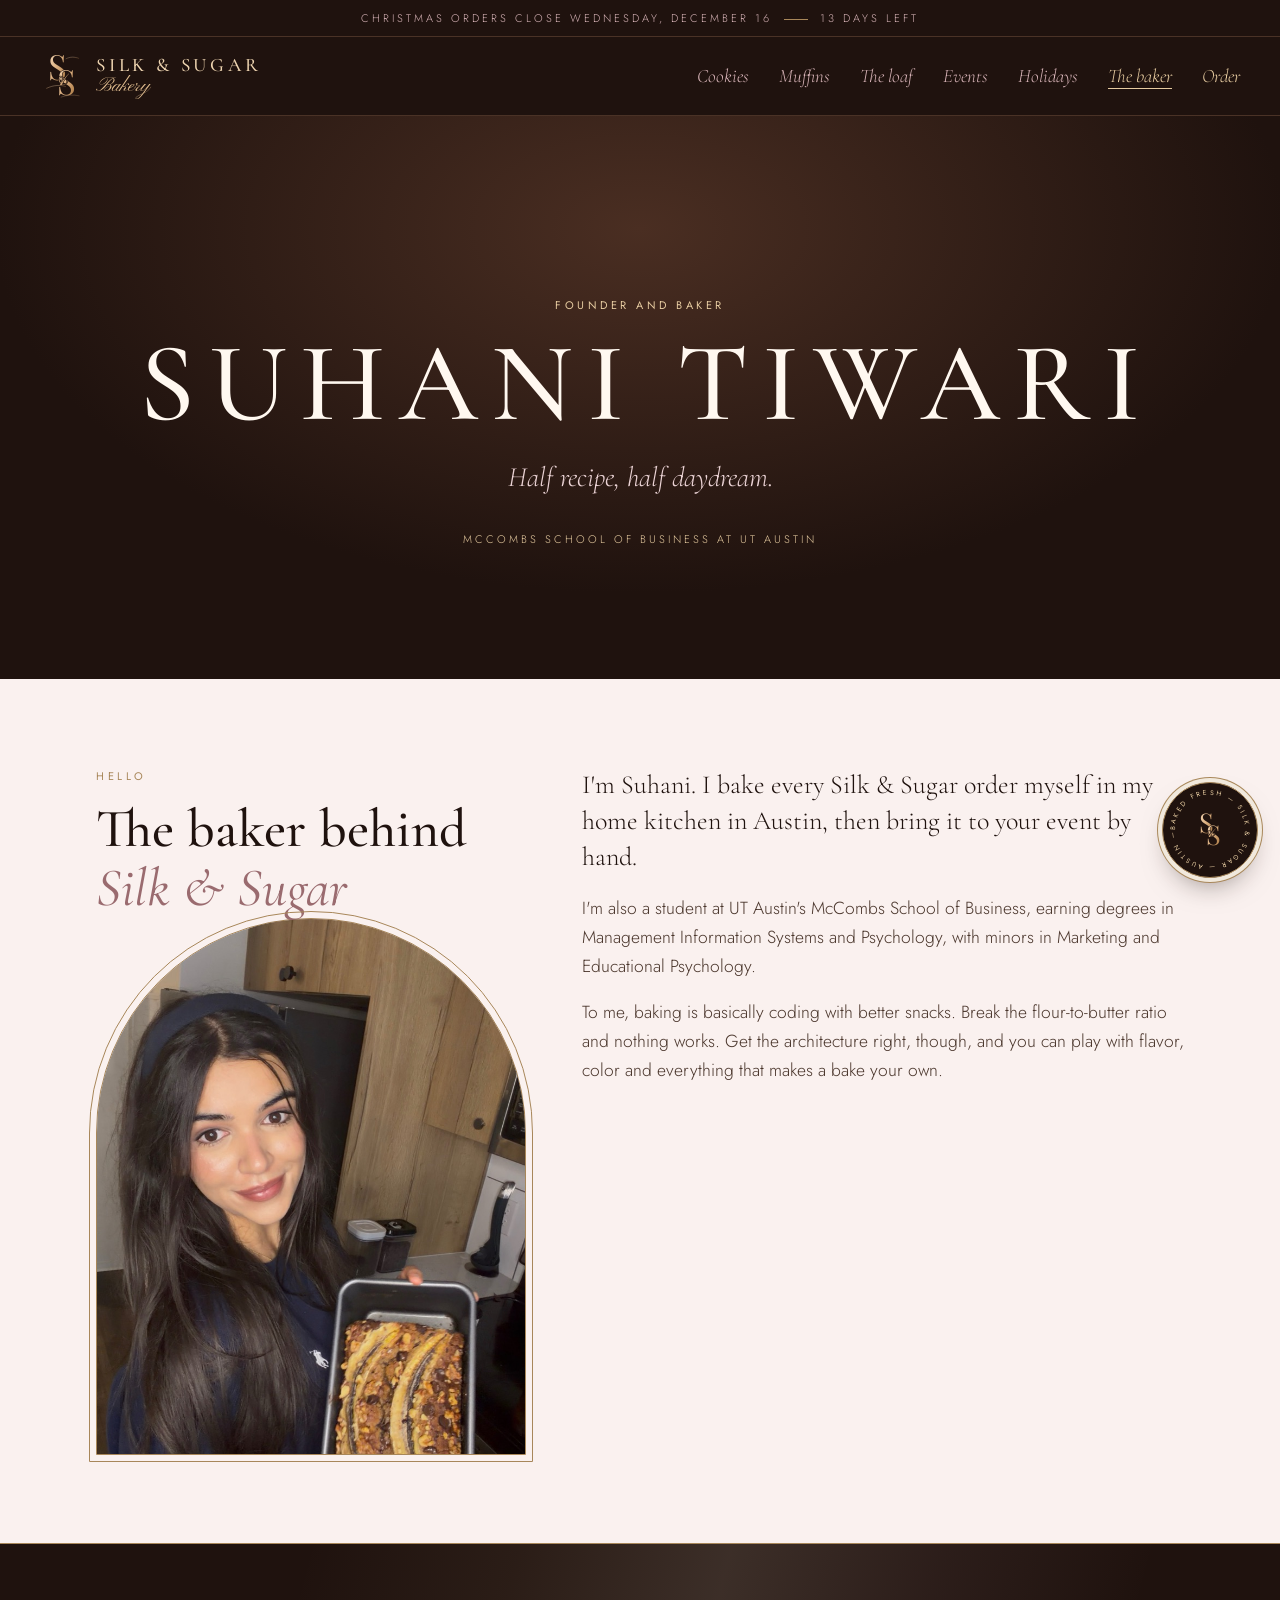
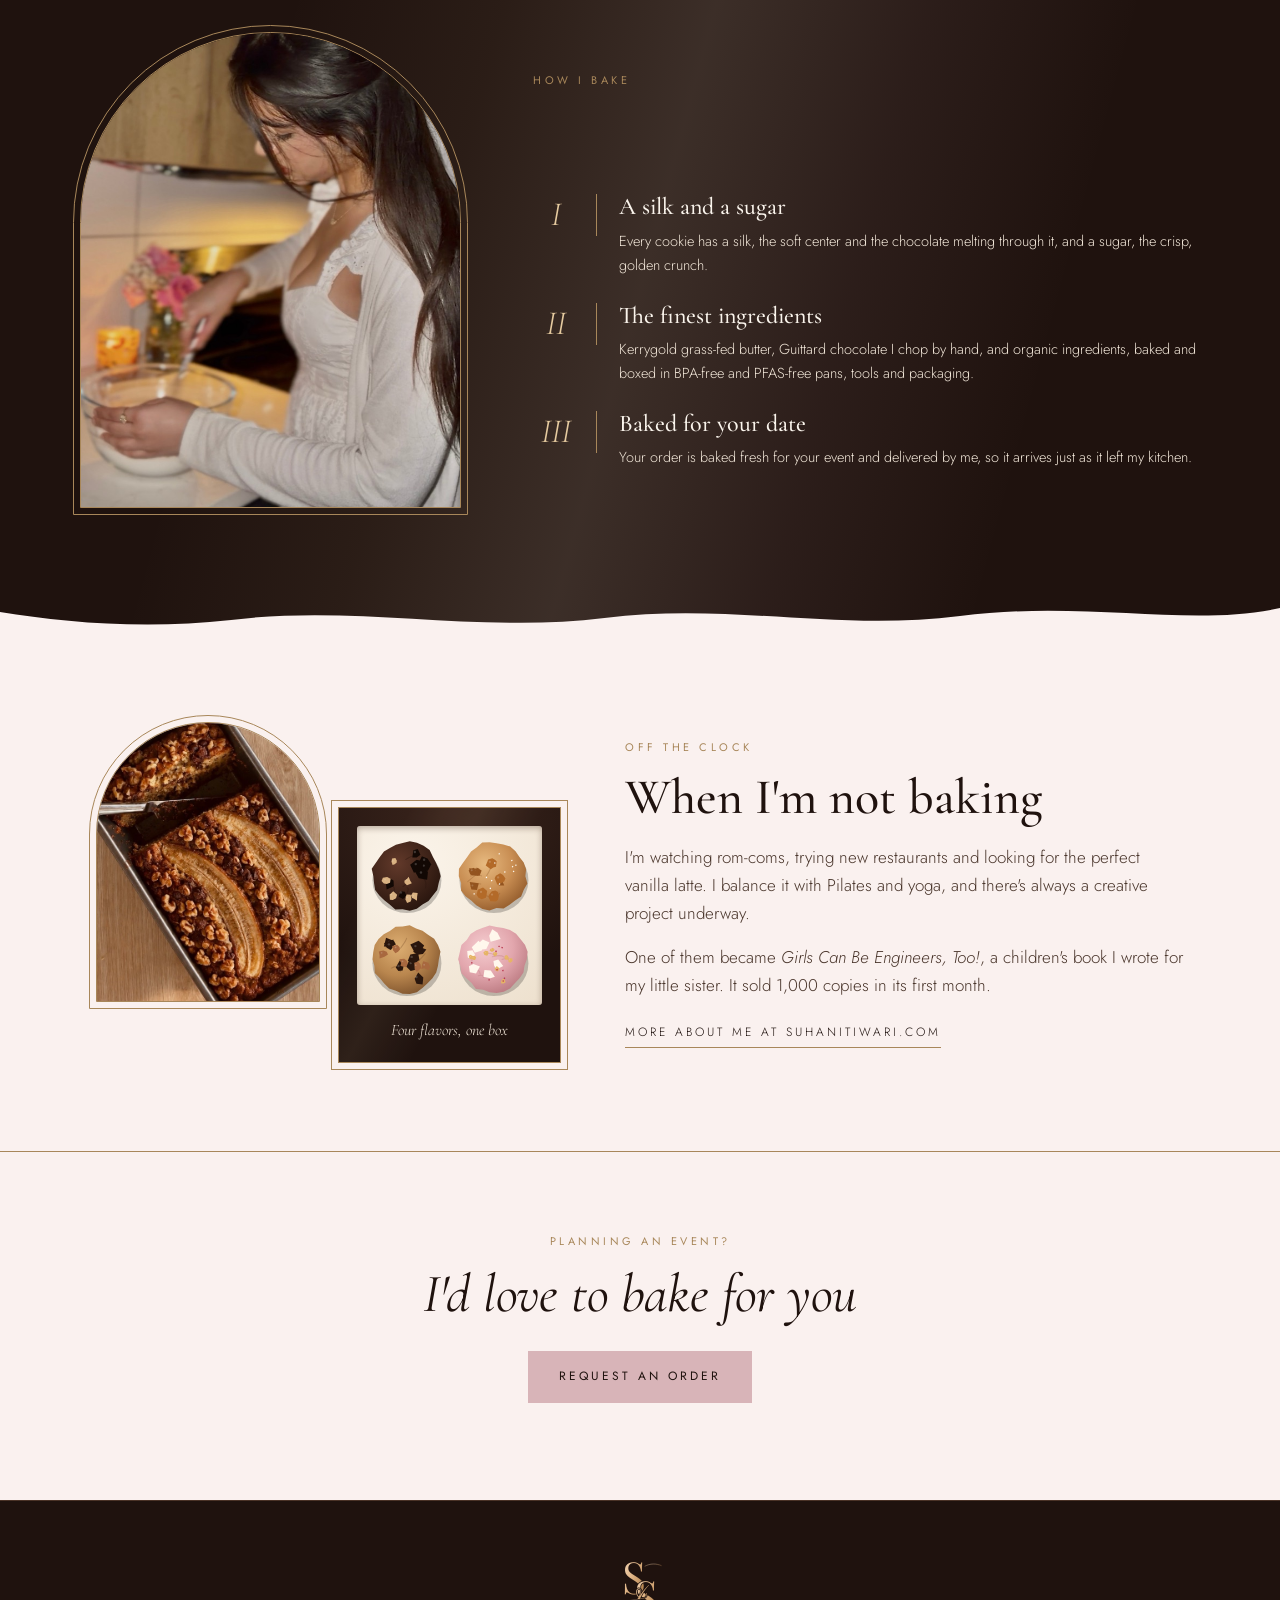
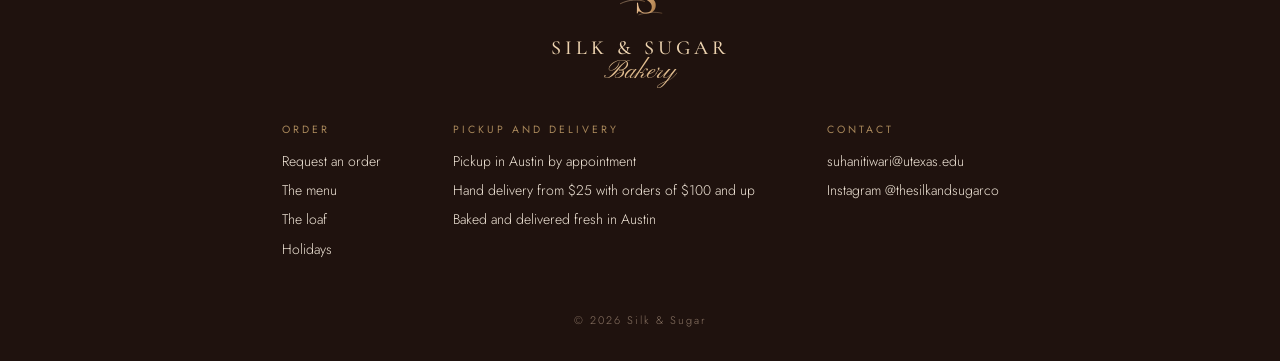
<file: about.html>
<!doctype html>
<html lang="en">
<head>
  <meta charset="utf-8">
  <meta name="viewport" content="width=device-width, initial-scale=1">
  <title>Meet the baker | Silk &amp; Sugar</title>
  <meta name="description" content="Meet Suhani Tiwari, the baker behind Silk &amp; Sugar in Austin, Texas.">
  <meta name="theme-color" content="#1F120E">
  <link rel="icon" href="favicon.svg" type="image/svg+xml">
  <link rel="preconnect" href="https://fonts.googleapis.com">
  <link rel="preconnect" href="https://fonts.gstatic.com" crossorigin>
  <link href="https://fonts.googleapis.com/css2?family=Cormorant+Garamond:ital,wght@0,400;0,500;0,600;1,400;1,500&family=Jost:wght@300;400;500&family=Pinyon+Script&family=Playfair+Display:wght@400&display=swap" rel="stylesheet">
  <link rel="stylesheet" href="styles.css">
</head>
<body>

  <div class="announce">Made fresh for every event <span class="announce-sep" aria-hidden="true"></span> Pickup or hand delivery in Austin</div>

  <header class="masthead" id="top">
    <a class="brand" href="index.html" aria-label="Silk and Sugar, home">
      <svg class="monogram" viewBox="0 0 200 220" aria-hidden="true">
        <defs>
          <linearGradient id="gold-head" x1="0" y1="0" x2="1" y2="1">
            <stop offset="0" stop-color="#F8E2C8" />
            <stop offset=".45" stop-color="#E0B587" />
            <stop offset=".75" stop-color="#B98955" />
            <stop offset="1" stop-color="#8C5F35" />
          </linearGradient>
        </defs>
        <g fill="url(#gold-head)" class="monogram-letters">
          <text x="80" y="130" class="mono-s">S</text>
          <text x="122" y="198" class="mono-s mono-cut">S</text>
          <text x="104" y="150" class="mono-amp mono-cut">&amp;</text>
        </g>
        <g fill="none" stroke="url(#gold-head)" stroke-linecap="round">
          <path d="M30 166 C 62 150, 96 150, 116 158" stroke-width="1.6" />
          <path d="M118 32 C 136 22, 158 22, 176 30" stroke-width="1.4" />
          <path d="M96 206 C 124 196, 150 194, 178 200" stroke-width="1.2" />
        </g>
      </svg>
      <span class="brand-text">
        <span class="wordmark">Silk &amp; Sugar</span>
        <span class="script">Bakery</span>
      </span>
    </a>
    <nav class="nav" aria-label="Main">
      <a href="index.html#menu">Cookies</a>
      <a href="index.html#menu">Muffins</a>
      <a href="index.html#loaf">The loaf</a>
      <a href="index.html#offices">Events</a>
      <a href="holidays.html">Holidays</a>
      <a href="about.html" aria-current="page">The baker</a>
      <a href="index.html#order" class="nav-order">Order</a>
    </nav>
  </header>

  <main class="about">

    <section class="baker-hero">
      <div class="baker-hero-text">
        <p class="eyebrow">Founder and baker</p>
        <h1>Suhani Tiwari</h1>
        <p class="baker-tagline">Half recipe, half daydream.</p>
        <p class="baker-school">McCombs School of Business at UT Austin</p>
      </div>
    </section>

    <section class="section about-intro">
      <div class="about-intro-head">
        <p class="eyebrow">Hello</p>
        <h2>The baker behind <em>Silk &amp; Sugar</em></h2>
        <figure class="arch intro-photo">
          <img src="images/baker-loaf.jpg" alt="Suhani in her kitchen holding a fresh banana bread topped with banana halves, walnuts and chocolate" width="788" height="1400">
        </figure>
      </div>
      <div class="about-intro-body">
        <p>I'm Suhani. I bake every Silk &amp; Sugar order myself in my home kitchen in Austin, then bring it to your event by hand.</p>
        <p>I'm also a student at UT Austin's McCombs School of Business, earning degrees in Management Information Systems and Psychology, with minors in Marketing and Educational Psychology.</p>
        <p>To me, baking is basically coding with better snacks. Break the flour-to-butter ratio and nothing works. Get the architecture right, though, and you can play with flavor, color and everything that makes a bake your own.</p>
      </div>
    </section>

    <section class="baker-rules">
      <div class="rules-layout">
        <figure class="arch rules-photo">
          <img src="images/baker-mixing.jpg" alt="Suhani mixing a bowl of batter in her kitchen, with flowers and a candle on the counter" width="788" height="1400">
        </figure>
        <div>
          <header class="section-head">
            <p class="eyebrow">How I bake</p>
            <h2>Three rules for every order</h2>
          </header>
          <ol class="steps">
            <li><span class="numeral">I</span><h3>A silk and a sugar</h3><p>Every cookie has a silk, the soft center and the chocolate melting through it, and a sugar, the crisp, golden crunch.</p></li>
            <li><span class="numeral">II</span><h3>The finest ingredients</h3><p>Kerrygold grass-fed butter, Guittard chocolate I chop by hand, and organic ingredients, baked and boxed in BPA-free and PFAS-free pans, tools and packaging.</p></li>
            <li><span class="numeral">III</span><h3>Baked for your date</h3><p>Your order is baked fresh for your event and delivered by me, so it arrives just as it left my kitchen.</p></li>
          </ol>
        </div>
      </div>
    </section>

    <section class="section about-kitchen">
      <div class="collage">
        <figure class="arch">
          <img src="images/banana-bread.jpg" alt="Banana bread topped with two banana halves, walnuts and chocolate">
        </figure>
        <figure class="collage-box" aria-hidden="true">
          <div class="tray">
            <svg><use href="#t-cookie-hazelnut"/></svg>
            <svg><use href="#t-cookie-butterscotch"/></svg>
            <svg><use href="#t-cookie-double"/></svg>
            <svg><use href="#t-cookie-strawberry"/></svg>
          </div>
          <figcaption>Four flavors, one box</figcaption>
        </figure>
      </div>
      <div class="about-kitchen-text">
        <p class="eyebrow">Off the clock</p>
        <h2>When I'm not baking</h2>
        <p>I'm watching rom-coms, trying new restaurants and looking for the perfect vanilla latte. I balance it with Pilates and yoga, and there's always a creative project underway.</p>
        <p>One of them became <em>Girls Can Be Engineers, Too!</em>, a children's book I wrote for my little sister. It sold 1,000 copies in its first month.</p>
        <a class="text-link" href="https://suhanitiwari.com" target="_blank" rel="noopener">More about me at suhanitiwari.com</a>
      </div>
    </section>

    <section class="about-cta">
      <p class="eyebrow">Planning an event?</p>
      <h2>I'd love to bake for you</h2>
      <a class="btn btn-rose" href="index.html#order">Request an order</a>
    </section>

  </main>

  <footer class="footer">
    <svg class="monogram monogram-small" viewBox="0 0 200 220" aria-hidden="true">
      <defs>
        <linearGradient id="gold-foot" x1="0" y1="0" x2="1" y2="1">
          <stop offset="0" stop-color="#F8E2C8" />
          <stop offset=".45" stop-color="#E0B587" />
          <stop offset=".75" stop-color="#B98955" />
          <stop offset="1" stop-color="#8C5F35" />
        </linearGradient>
      </defs>
      <g fill="url(#gold-foot)" class="monogram-letters">
        <text x="80" y="130" class="mono-s">S</text>
        <text x="122" y="198" class="mono-s mono-cut">S</text>
        <text x="104" y="150" class="mono-amp mono-cut">&amp;</text>
      </g>
      <g fill="none" stroke="url(#gold-foot)" stroke-linecap="round">
        <path d="M30 166 C 62 150, 96 150, 116 158" stroke-width="1.6" />
        <path d="M118 32 C 136 22, 158 22, 176 30" stroke-width="1.4" />
        <path d="M96 206 C 124 196, 150 194, 178 200" stroke-width="1.2" />
      </g>
    </svg>
    <p class="wordmark wordmark-small">Silk &amp; Sugar</p>
    <p class="script script-small">Bakery</p>
    <div class="footer-cols">
      <div>
        <h4>Order</h4>
        <a href="index.html#order">Request an order</a>
        <a href="index.html#menu">The menu</a>
        <a href="index.html#loaf">The loaf</a>
        <a href="holidays.html">Holidays</a>
      </div>
      <div>
        <h4>Pickup and delivery</h4>
        <p>Pickup in Austin by appointment</p>
        <p>Hand delivery from $25 with orders of $100 and up</p>
        <p>Baked and delivered fresh in Austin</p>
      </div>
      <div>
        <h4>Contact</h4>
        <a href="mailto:suhanitiwari@utexas.edu">suhanitiwari@utexas.edu</a>
        <a href="https://www.instagram.com/thesilkandsugarco/" target="_blank" rel="noopener">Instagram @thesilkandsugarco</a>
      </div>
    </div>
    <p class="copyright">&copy; 2026 Silk &amp; Sugar</p>
  </footer>

  <script src="treats.js"></script>
  <script src="site.js"></script>
  <script src="motion.js"></script>
</body>
</html>
</file>
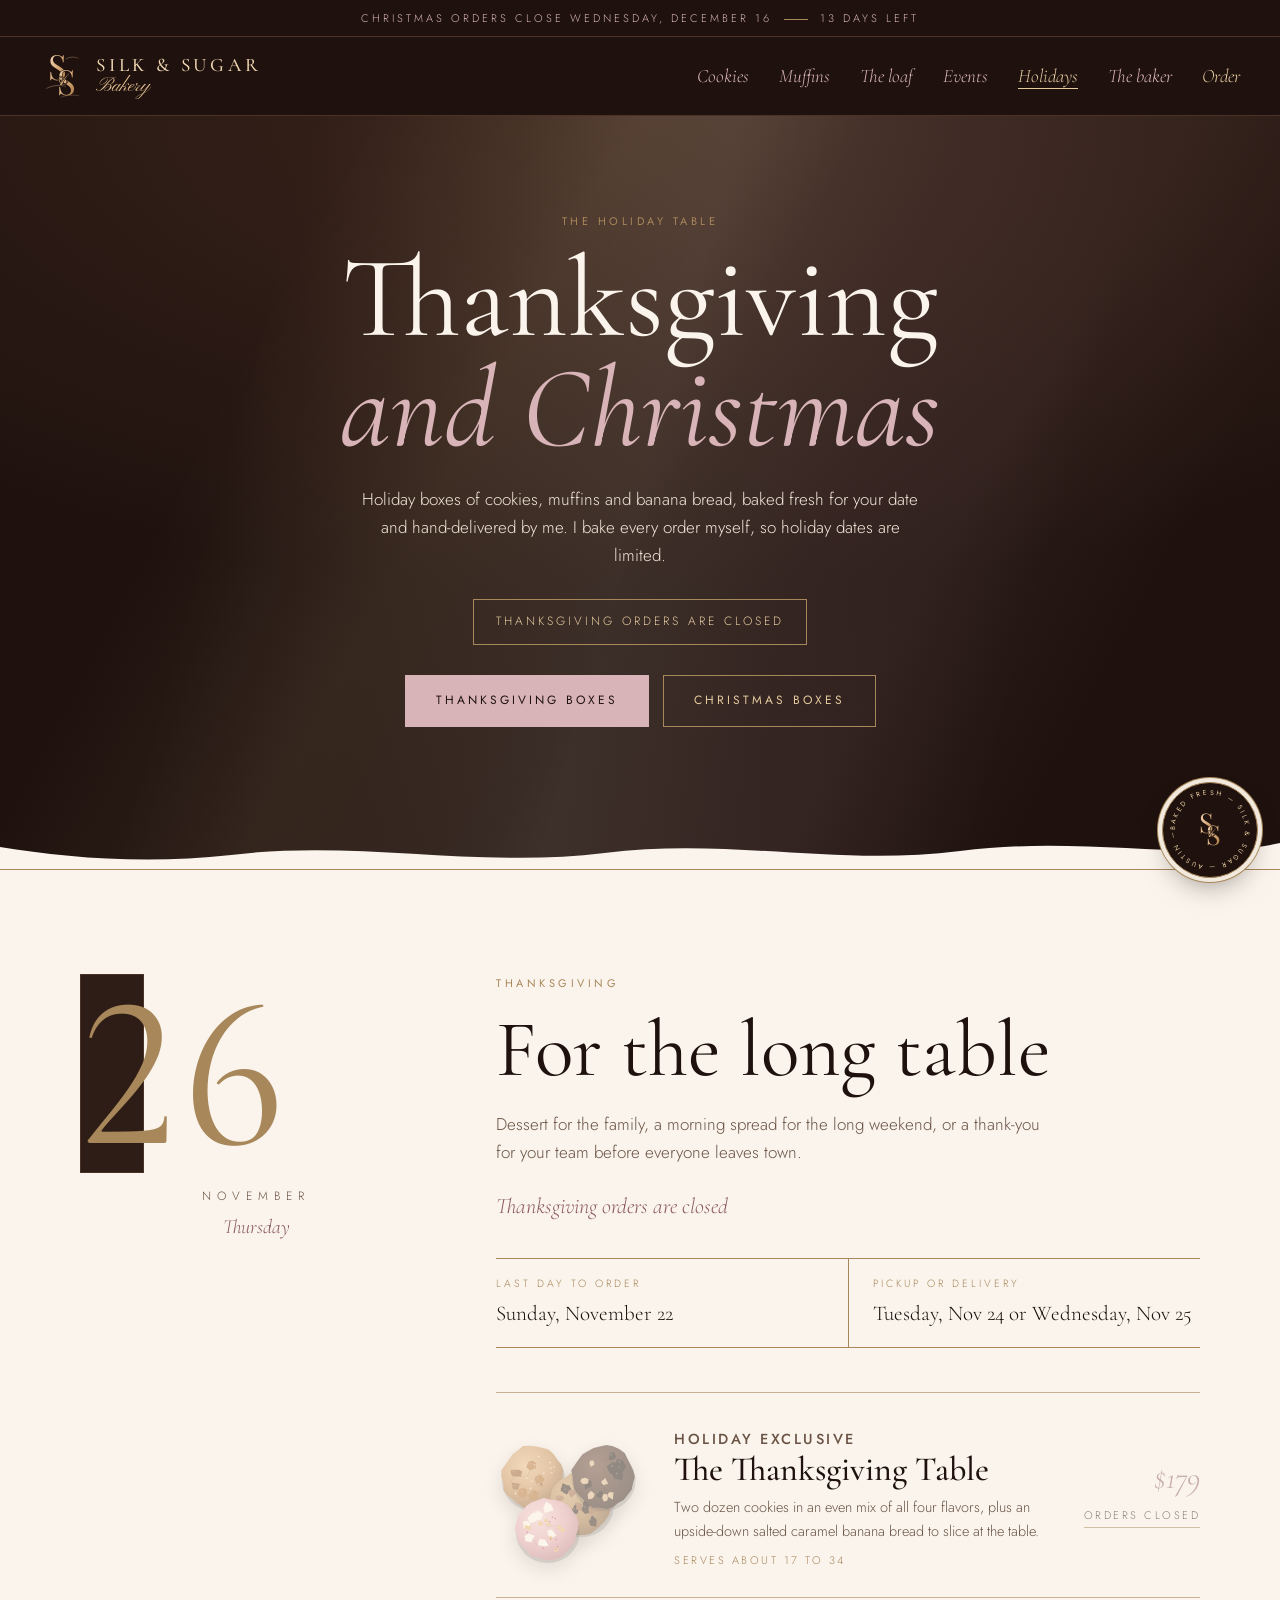
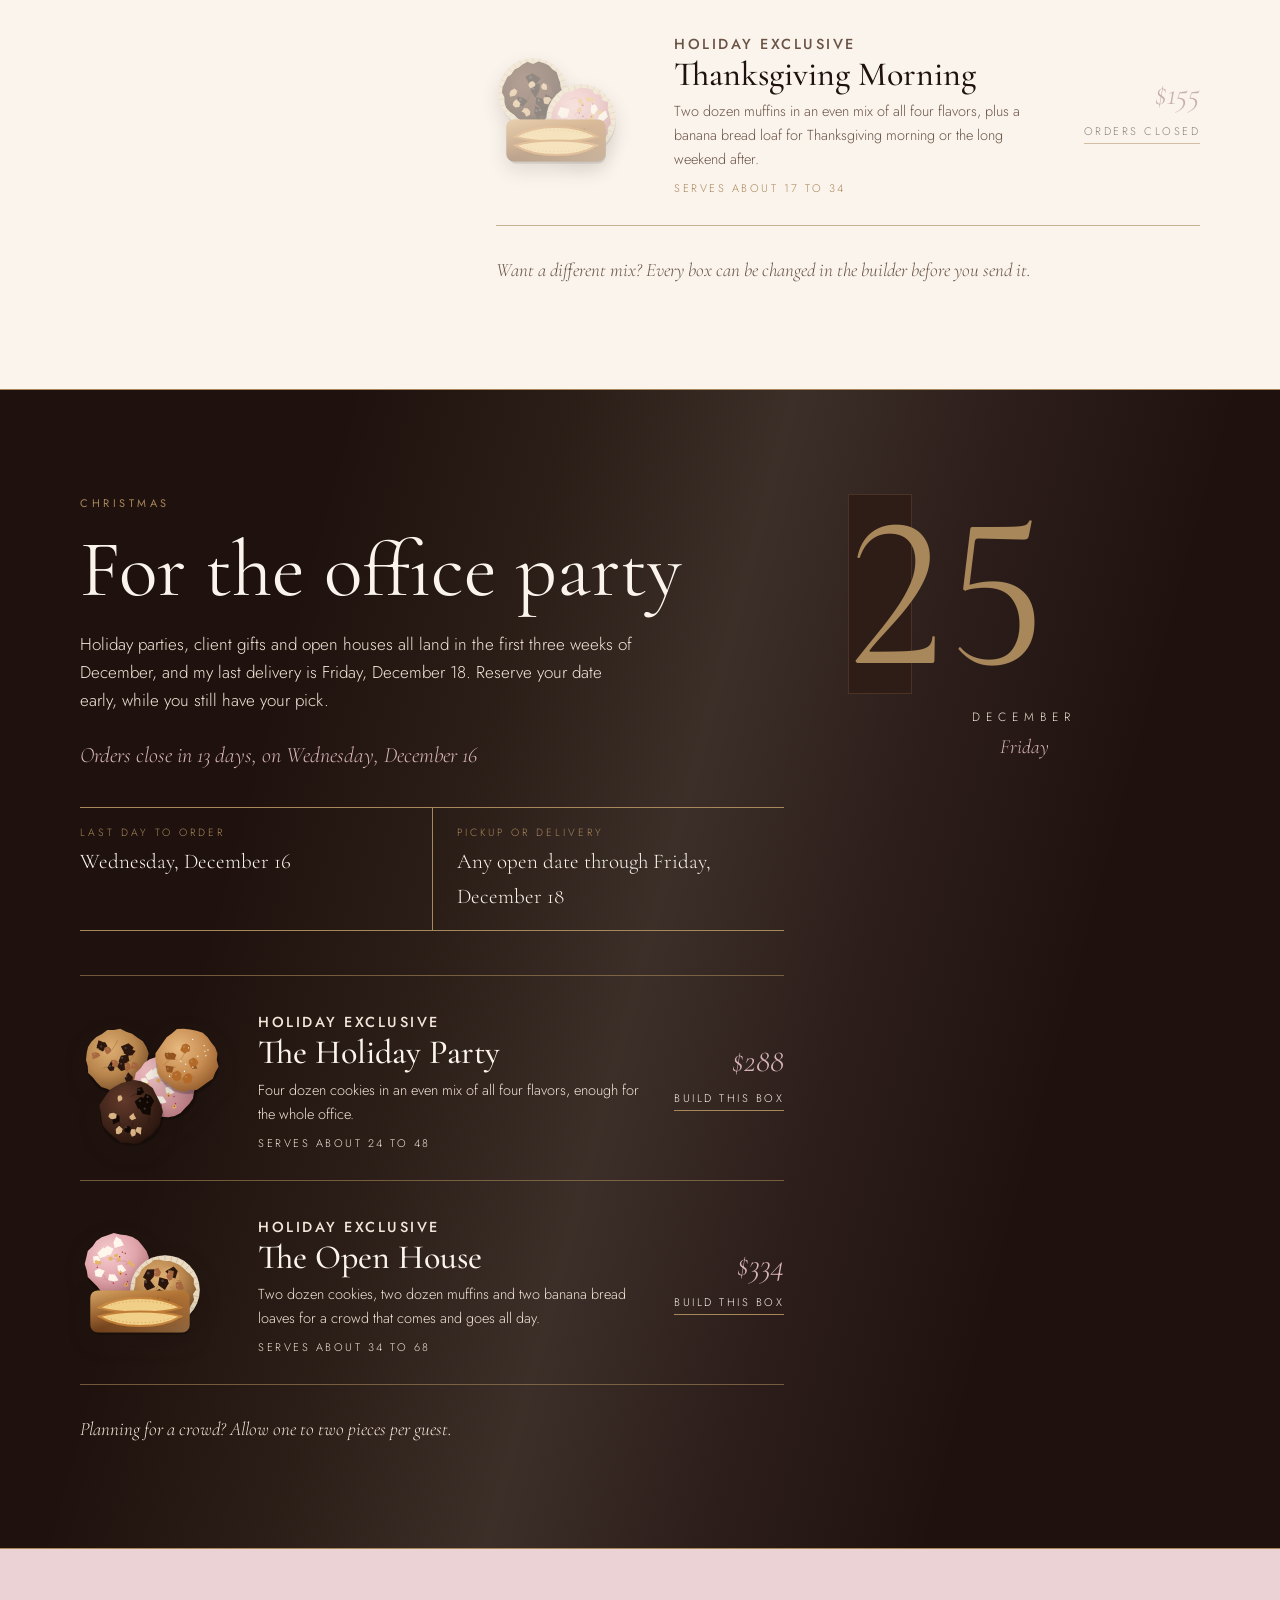
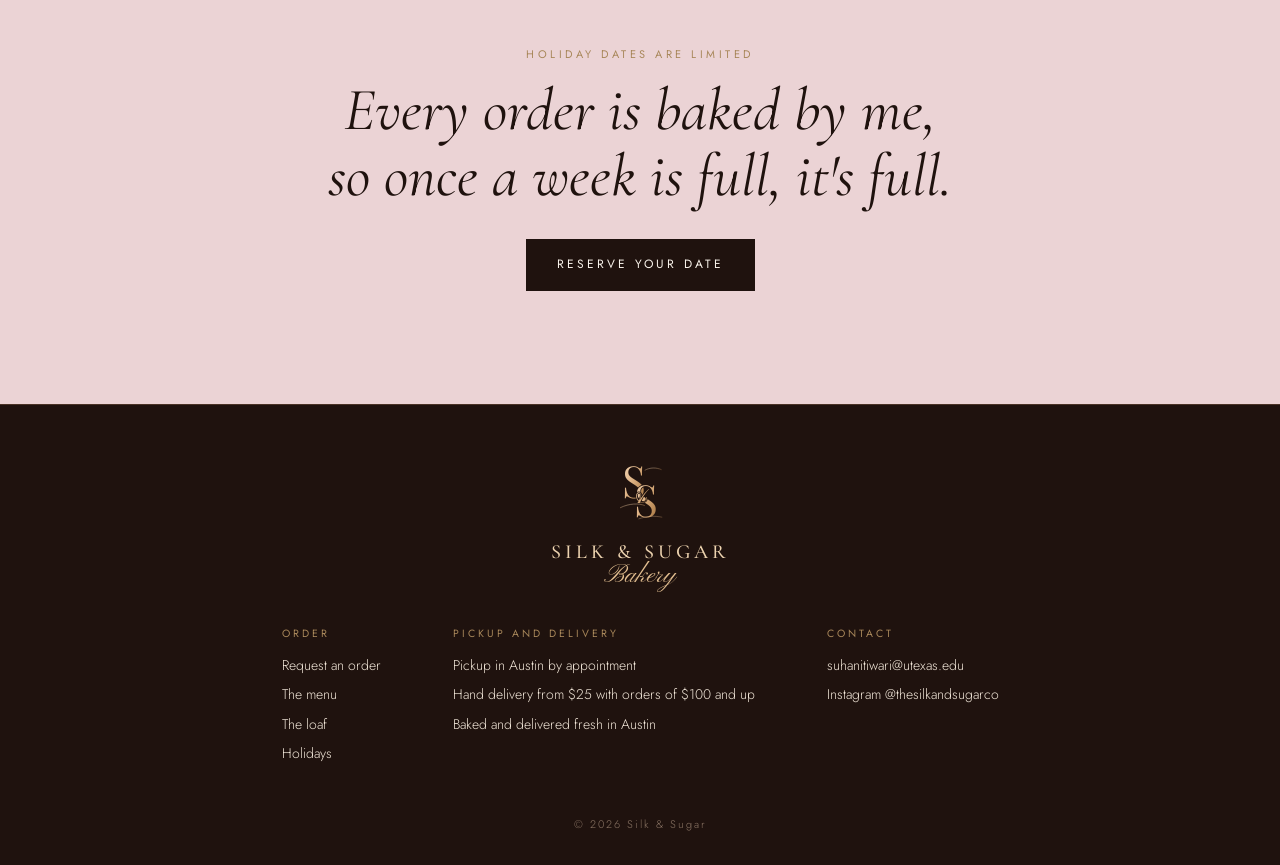
<file: holidays.html>
<!doctype html>
<html lang="en">
<head>
  <meta charset="utf-8">
  <meta name="viewport" content="width=device-width, initial-scale=1">
  <title>Holidays | Silk &amp; Sugar</title>
  <meta name="description" content="Thanksgiving and Christmas boxes of gourmet cookies, muffins and banana bread, baked fresh and hand-delivered in Austin. Holiday dates are limited.">
  <meta name="theme-color" content="#1F120E">
  <link rel="icon" href="favicon.svg" type="image/svg+xml">
  <link rel="preconnect" href="https://fonts.googleapis.com">
  <link rel="preconnect" href="https://fonts.gstatic.com" crossorigin>
  <link href="https://fonts.googleapis.com/css2?family=Cormorant+Garamond:ital,wght@0,400;0,500;0,600;1,400;1,500&family=Jost:wght@300;400;500&family=Pinyon+Script&family=Playfair+Display:wght@400&display=swap" rel="stylesheet">
  <link rel="stylesheet" href="styles.css">
</head>
<body>

  <div class="announce">Made fresh for every event <span class="announce-sep" aria-hidden="true"></span> Pickup or hand delivery in Austin</div>

  <header class="masthead" id="top">
    <a class="brand" href="index.html" aria-label="Silk and Sugar, home">
      <svg class="monogram" viewBox="0 0 200 220" aria-hidden="true">
        <defs>
          <linearGradient id="gold-head" x1="0" y1="0" x2="1" y2="1">
            <stop offset="0" stop-color="#F8E2C8" />
            <stop offset=".45" stop-color="#E0B587" />
            <stop offset=".75" stop-color="#B98955" />
            <stop offset="1" stop-color="#8C5F35" />
          </linearGradient>
        </defs>
        <g fill="url(#gold-head)" class="monogram-letters">
          <text x="80" y="130" class="mono-s">S</text>
          <text x="122" y="198" class="mono-s mono-cut">S</text>
          <text x="104" y="150" class="mono-amp mono-cut">&amp;</text>
        </g>
        <g fill="none" stroke="url(#gold-head)" stroke-linecap="round">
          <path d="M30 166 C 62 150, 96 150, 116 158" stroke-width="1.6" />
          <path d="M118 32 C 136 22, 158 22, 176 30" stroke-width="1.4" />
          <path d="M96 206 C 124 196, 150 194, 178 200" stroke-width="1.2" />
        </g>
      </svg>
      <span class="brand-text">
        <span class="wordmark">Silk &amp; Sugar</span>
        <span class="script">Bakery</span>
      </span>
    </a>
    <nav class="nav" aria-label="Main">
      <a href="index.html#menu">Cookies</a>
      <a href="index.html#menu">Muffins</a>
      <a href="index.html#loaf">The loaf</a>
      <a href="index.html#offices">Events</a>
      <a href="holidays.html" aria-current="page">Holidays</a>
      <a href="about.html">The baker</a>
      <a href="index.html#order" class="nav-order">Order</a>
    </nav>
  </header>

  <main>

    <section class="holiday-hero">
      <p class="eyebrow">The holiday table</p>
      <h1>Thanksgiving<em>and Christmas</em></h1>
      <p class="lede">Holiday boxes of cookies, muffins and banana bread, baked fresh for your date and hand-delivered by me. I bake every order myself, so holiday dates are limited.</p>
      <p class="countdown" data-countdown="thanksgiving">Thanksgiving orders close Sunday, November 22</p>
      <div class="holiday-jump">
        <a class="btn btn-rose" href="#thanksgiving">Thanksgiving boxes</a>
        <a class="btn btn-line" href="#christmas">Christmas boxes</a>
      </div>
    </section>

    <section class="chapter" id="thanksgiving">
      <div class="chapter-inner">
        <div class="chapter-date" aria-hidden="true">
          <span class="day">26</span>
          <span class="month">November</span>
          <span class="weekday">Thursday</span>
        </div>
        <div>
          <header class="chapter-head">
            <p class="eyebrow">Thanksgiving</p>
            <h2>For the long table</h2>
            <p>Dessert for the family, a morning spread for the long weekend, or a thank-you for your team before everyone leaves town.</p>
            <p class="countdown" data-countdown="thanksgiving">Orders close Sunday, November 22</p>
          </header>
          <dl class="chapter-facts">
            <div><dt>Last day to order</dt><dd>Sunday, November 22</dd></div>
            <div><dt>Pickup or delivery</dt><dd>Tuesday, Nov 24 or Wednesday, Nov 25</dd></div>
          </dl>

          <article class="bundle">
            <div class="bundle-art" aria-hidden="true">
              <svg><use href="#t-cookie-butterscotch"/></svg>
              <svg><use href="#t-cookie-double"/></svg>
              <svg><use href="#t-cookie-strawberry"/></svg>
              <svg><use href="#t-cookie-hazelnut"/></svg>
            </div>
            <div>
              <p class="tag">Holiday exclusive</p>
              <h3>The Thanksgiving Table</h3>
              <p>Two dozen cookies in an even mix of all four flavors, plus an upside-down salted caramel banana bread to slice at the table.</p>
              <p class="serves">Serves about 17 to 34</p>
            </div>
            <div class="bundle-buy">
              <span class="bundle-price">$179</span>
              <a class="bundle-link" href="index.html?box=thanksgiving-table#order">Build this box</a>
            </div>
          </article>

          <article class="bundle">
            <div class="bundle-art" aria-hidden="true">
              <svg><use href="#t-muffin-hazelnut"/></svg>
              <svg><use href="#t-muffin-strawberry"/></svg>
              <svg class="loaf-art" viewBox="0 0 200 100" style="left: 6px; top: 58px"><use href="#t-loaf"/></svg>
            </div>
            <div>
              <p class="tag">Holiday exclusive</p>
              <h3>Thanksgiving Morning</h3>
              <p>Two dozen muffins in an even mix of all four flavors, plus a banana bread loaf for Thanksgiving morning or the long weekend after.</p>
              <p class="serves">Serves about 17 to 34</p>
            </div>
            <div class="bundle-buy">
              <span class="bundle-price">$155</span>
              <a class="bundle-link" href="index.html?box=thanksgiving-morning#order">Build this box</a>
            </div>
          </article>

          <p class="chapter-note">Want a different mix? Every box can be changed in the builder before you send it.</p>
        </div>
      </div>
    </section>

    <section class="chapter chapter-dark" id="christmas">
      <div class="chapter-inner">
        <div class="chapter-date" aria-hidden="true">
          <span class="day">25</span>
          <span class="month">December</span>
          <span class="weekday">Friday</span>
        </div>
        <div>
          <header class="chapter-head">
            <p class="eyebrow">Christmas</p>
            <h2>For the office party</h2>
            <p>Holiday parties, client gifts and open houses all land in the first three weeks of December, and my last delivery is Friday, December 18. Reserve your date early, while you still have your pick.</p>
            <p class="countdown" data-countdown="christmas">Orders close Wednesday, December 16</p>
          </header>
          <dl class="chapter-facts">
            <div><dt>Last day to order</dt><dd>Wednesday, December 16</dd></div>
            <div><dt>Pickup or delivery</dt><dd>Any open date through Friday, December 18</dd></div>
          </dl>

          <article class="bundle">
            <div class="bundle-art" aria-hidden="true">
              <svg><use href="#t-cookie-double"/></svg>
              <svg><use href="#t-cookie-strawberry"/></svg>
              <svg><use href="#t-cookie-hazelnut"/></svg>
              <svg><use href="#t-cookie-butterscotch"/></svg>
            </div>
            <div>
              <p class="tag">Holiday exclusive</p>
              <h3>The Holiday Party</h3>
              <p>Four dozen cookies in an even mix of all four flavors, enough for the whole office.</p>
              <p class="serves">Serves about 24 to 48</p>
            </div>
            <div class="bundle-buy">
              <span class="bundle-price">$288</span>
              <a class="bundle-link" href="index.html?box=holiday-party#order">Build this box</a>
            </div>
          </article>

          <article class="bundle">
            <div class="bundle-art" aria-hidden="true">
              <svg><use href="#t-cookie-strawberry"/></svg>
              <svg><use href="#t-muffin-double"/></svg>
              <svg class="loaf-art" viewBox="0 0 200 100" style="left: 6px; top: 58px"><use href="#t-loaf"/></svg>
            </div>
            <div>
              <p class="tag">Holiday exclusive</p>
              <h3>The Open House</h3>
              <p>Two dozen cookies, two dozen muffins and two banana bread loaves for a crowd that comes and goes all day.</p>
              <p class="serves">Serves about 34 to 68</p>
            </div>
            <div class="bundle-buy">
              <span class="bundle-price">$334</span>
              <a class="bundle-link" href="index.html?box=open-house#order">Build this box</a>
            </div>
          </article>

          <p class="chapter-note">Planning for a crowd? Allow one to two pieces per guest.</p>
        </div>
      </div>
    </section>

    <section class="holiday-close">
      <p class="eyebrow">Holiday dates are limited</p>
      <h2>Every order is baked by me, so once a week is full, it's full.</h2>
      <a class="btn btn-dark" href="index.html#order">Reserve your date</a>
    </section>

  </main>

  <footer class="footer">
    <svg class="monogram monogram-small" viewBox="0 0 200 220" aria-hidden="true">
      <defs>
        <linearGradient id="gold-foot" x1="0" y1="0" x2="1" y2="1">
          <stop offset="0" stop-color="#F8E2C8" />
          <stop offset=".45" stop-color="#E0B587" />
          <stop offset=".75" stop-color="#B98955" />
          <stop offset="1" stop-color="#8C5F35" />
        </linearGradient>
      </defs>
      <g fill="url(#gold-foot)" class="monogram-letters">
        <text x="80" y="130" class="mono-s">S</text>
        <text x="122" y="198" class="mono-s mono-cut">S</text>
        <text x="104" y="150" class="mono-amp mono-cut">&amp;</text>
      </g>
      <g fill="none" stroke="url(#gold-foot)" stroke-linecap="round">
        <path d="M30 166 C 62 150, 96 150, 116 158" stroke-width="1.6" />
        <path d="M118 32 C 136 22, 158 22, 176 30" stroke-width="1.4" />
        <path d="M96 206 C 124 196, 150 194, 178 200" stroke-width="1.2" />
      </g>
    </svg>
    <p class="wordmark wordmark-small">Silk &amp; Sugar</p>
    <p class="script script-small">Bakery</p>
    <div class="footer-cols">
      <div>
        <h4>Order</h4>
        <a href="index.html#order">Request an order</a>
        <a href="index.html#menu">The menu</a>
        <a href="index.html#loaf">The loaf</a>
        <a href="holidays.html">Holidays</a>
      </div>
      <div>
        <h4>Pickup and delivery</h4>
        <p>Pickup in Austin by appointment</p>
        <p>Hand delivery from $25 with orders of $100 and up</p>
        <p>Baked and delivered fresh in Austin</p>
      </div>
      <div>
        <h4>Contact</h4>
        <a href="mailto:suhanitiwari@utexas.edu">suhanitiwari@utexas.edu</a>
        <a href="https://www.instagram.com/thesilkandsugarco/" target="_blank" rel="noopener">Instagram @thesilkandsugarco</a>
      </div>
    </div>
    <p class="copyright">&copy; 2026 Silk &amp; Sugar</p>
  </footer>

  <script src="treats.js"></script>
  <script src="site.js"></script>
  <script src="motion.js"></script>
</body>
</html>
</file>
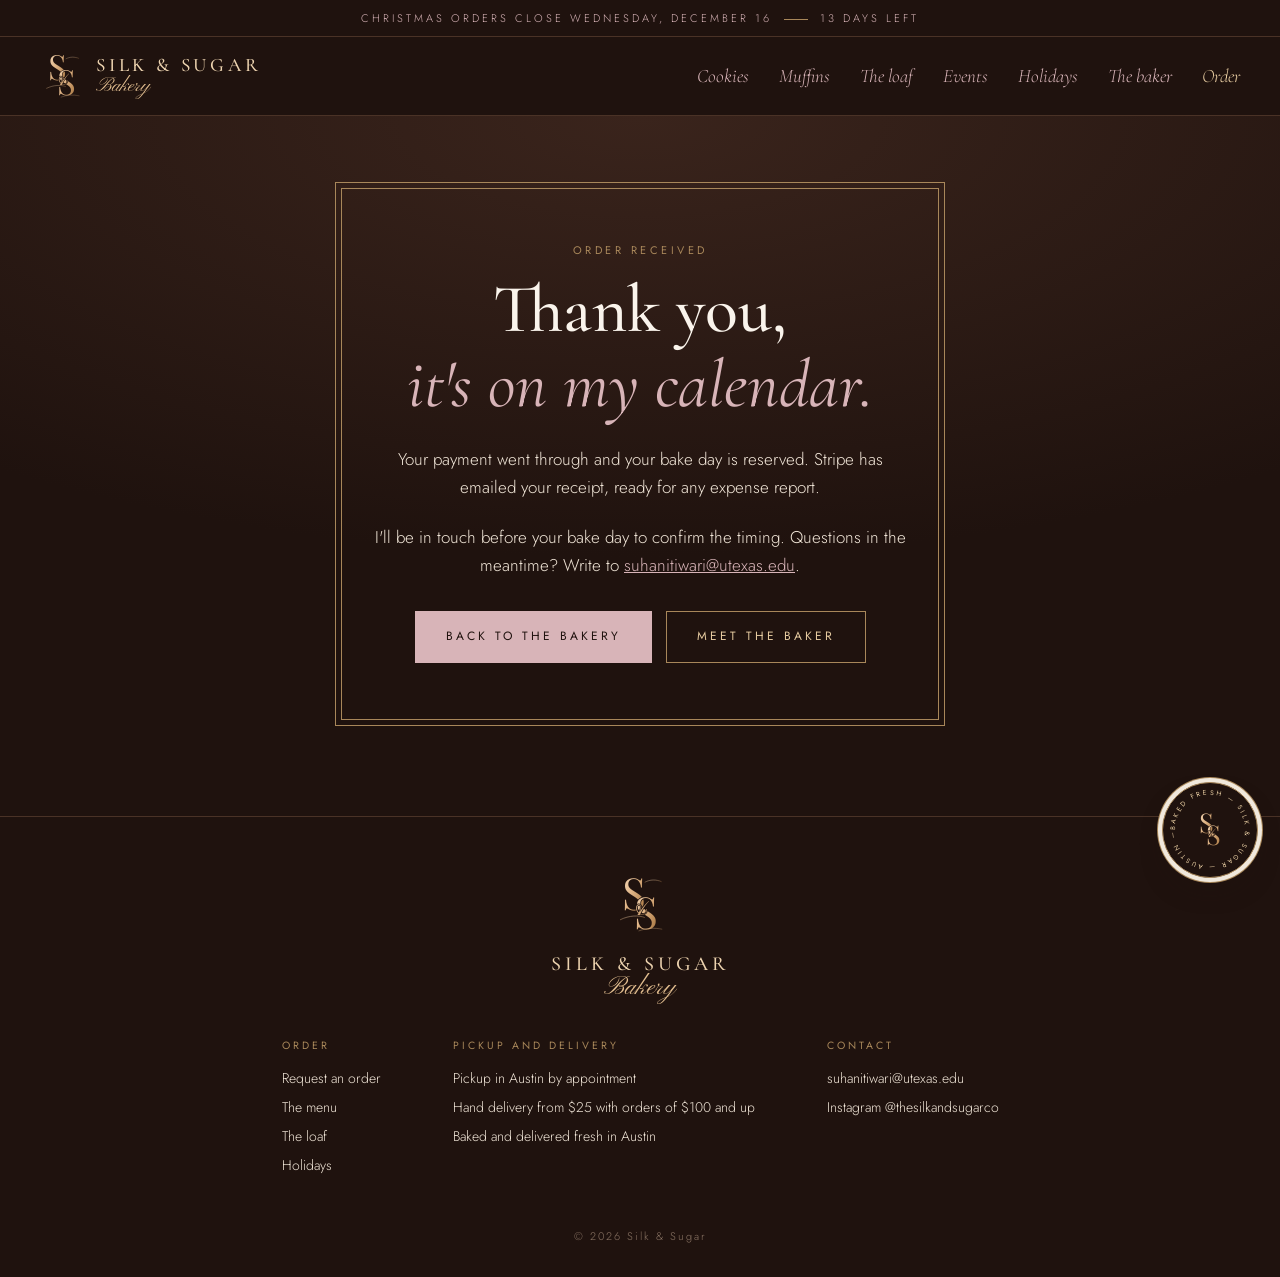
<file: thanks.html>
<!doctype html>
<html lang="en">
<head>
  <meta charset="utf-8">
  <meta name="viewport" content="width=device-width, initial-scale=1">
  <title>Thank you | Silk &amp; Sugar</title>
  <meta name="description" content="Your Silk &amp; Sugar order is paid and on the calendar.">
  <meta name="robots" content="noindex">
  <meta name="theme-color" content="#1F120E">
  <link rel="icon" href="favicon.svg" type="image/svg+xml">
  <link rel="preconnect" href="https://fonts.googleapis.com">
  <link rel="preconnect" href="https://fonts.gstatic.com" crossorigin>
  <link href="https://fonts.googleapis.com/css2?family=Cormorant+Garamond:ital,wght@0,400;0,500;0,600;1,400;1,500&family=Jost:wght@300;400;500&family=Pinyon+Script&family=Playfair+Display:wght@400&display=swap" rel="stylesheet">
  <link rel="stylesheet" href="styles.css">
</head>
<body>

  <div class="announce">Made fresh for every event <span class="announce-sep" aria-hidden="true"></span> Pickup or hand delivery in Austin</div>

  <header class="masthead" id="top">
    <a class="brand" href="index.html" aria-label="Silk and Sugar, home">
      <svg class="monogram" viewBox="0 0 200 220" aria-hidden="true">
        <defs>
          <linearGradient id="gold-head" x1="0" y1="0" x2="1" y2="1">
            <stop offset="0" stop-color="#F8E2C8" />
            <stop offset=".45" stop-color="#E0B587" />
            <stop offset=".75" stop-color="#B98955" />
            <stop offset="1" stop-color="#8C5F35" />
          </linearGradient>
        </defs>
        <g fill="url(#gold-head)" class="monogram-letters">
          <text x="80" y="130" class="mono-s">S</text>
          <text x="122" y="198" class="mono-s mono-cut">S</text>
          <text x="104" y="150" class="mono-amp mono-cut">&amp;</text>
        </g>
        <g fill="none" stroke="url(#gold-head)" stroke-linecap="round">
          <path d="M30 166 C 62 150, 96 150, 116 158" stroke-width="1.6" />
          <path d="M118 32 C 136 22, 158 22, 176 30" stroke-width="1.4" />
          <path d="M96 206 C 124 196, 150 194, 178 200" stroke-width="1.2" />
        </g>
      </svg>
      <span class="brand-text">
        <span class="wordmark">Silk &amp; Sugar</span>
        <span class="script">Bakery</span>
      </span>
    </a>
    <nav class="nav" aria-label="Main">
      <a href="index.html#menu">Cookies</a>
      <a href="index.html#menu">Muffins</a>
      <a href="index.html#loaf">The loaf</a>
      <a href="index.html#offices">Events</a>
      <a href="holidays.html">Holidays</a>
      <a href="about.html">The baker</a>
      <a href="index.html#order" class="nav-order">Order</a>
    </nav>
  </header>

  <main class="thanks-page">
    <section class="thanks-hero">
      <div class="hero-frame">
        <p class="eyebrow">Order received</p>
        <h1>Thank you,<em>it's on my calendar.</em></h1>
        <p class="lede">Your payment went through and your bake day is reserved. Stripe has emailed your receipt, ready for any expense report.</p>
        <p class="lede">I'll be in touch before your bake day to confirm the timing. Questions in the meantime? Write to <a href="mailto:suhanitiwari@utexas.edu">suhanitiwari@utexas.edu</a>.</p>
        <div class="actions">
          <a class="btn btn-rose" href="index.html">Back to the bakery</a>
          <a class="btn btn-line" href="about.html">Meet the baker</a>
        </div>
      </div>
    </section>
  </main>

  <footer class="footer">
    <svg class="monogram monogram-small" viewBox="0 0 200 220" aria-hidden="true">
      <defs>
        <linearGradient id="gold-foot" x1="0" y1="0" x2="1" y2="1">
          <stop offset="0" stop-color="#F8E2C8" />
          <stop offset=".45" stop-color="#E0B587" />
          <stop offset=".75" stop-color="#B98955" />
          <stop offset="1" stop-color="#8C5F35" />
        </linearGradient>
      </defs>
      <g fill="url(#gold-foot)" class="monogram-letters">
        <text x="80" y="130" class="mono-s">S</text>
        <text x="122" y="198" class="mono-s mono-cut">S</text>
        <text x="104" y="150" class="mono-amp mono-cut">&amp;</text>
      </g>
      <g fill="none" stroke="url(#gold-foot)" stroke-linecap="round">
        <path d="M30 166 C 62 150, 96 150, 116 158" stroke-width="1.6" />
        <path d="M118 32 C 136 22, 158 22, 176 30" stroke-width="1.4" />
        <path d="M96 206 C 124 196, 150 194, 178 200" stroke-width="1.2" />
      </g>
    </svg>
    <p class="wordmark wordmark-small">Silk &amp; Sugar</p>
    <p class="script script-small">Bakery</p>
    <div class="footer-cols">
      <div>
        <h4>Order</h4>
        <a href="index.html#order">Request an order</a>
        <a href="index.html#menu">The menu</a>
        <a href="index.html#loaf">The loaf</a>
        <a href="holidays.html">Holidays</a>
      </div>
      <div>
        <h4>Pickup and delivery</h4>
        <p>Pickup in Austin by appointment</p>
        <p>Hand delivery from $25 with orders of $100 and up</p>
        <p>Baked and delivered fresh in Austin</p>
      </div>
      <div>
        <h4>Contact</h4>
        <a href="mailto:suhanitiwari@utexas.edu">suhanitiwari@utexas.edu</a>
        <a href="https://www.instagram.com/thesilkandsugarco/" target="_blank" rel="noopener">Instagram @thesilkandsugarco</a>
      </div>
    </div>
    <p class="copyright">&copy; 2026 Silk &amp; Sugar</p>
  </footer>

  <script src="treats.js"></script>
  <script src="site.js"></script>
  <script src="motion.js"></script>
</body>
</html>
</file>
<file: styles.css>
:root {
  --ristretto: #1F120E;
  --roast: #2E1C16;
  --roast-line: #4A3226;
  --rose: #D8B4B8;
  --rose-soft: #EBD3D5;
  --ivory: #FAF4EC;
  --champagne: #F1E6D8;
  --gold: #A8875A;
  --gold-light: #E6CBA0;
  --ink: #1F120E;
  --ink-soft: #6B5446;
  --serif: 'Cormorant Garamond', Georgia, 'Times New Roman', serif;
  --sans: 'Jost', 'Helvetica Neue', Arial, sans-serif;
  --wrap: 1120px;
}

* { box-sizing: border-box; }
html { scroll-behavior: smooth; scroll-padding-top: 12px; }
body {
  margin: 0;
  background: var(--ivory);
  color: var(--ink);
  font-family: var(--sans);
  font-weight: 300;
  font-size: 16px;
  line-height: 1.65;
  -webkit-font-smoothing: antialiased;
}
img { max-width: 100%; }
[hidden] { display: none !important; }
a { color: inherit; }
h1, h2, h3 { font-family: var(--serif); font-weight: 500; line-height: 1.1; margin: 0; text-wrap: balance; }

.eyebrow {
  margin: 0 0 14px;
  font-size: 11px;
  font-weight: 400;
  letter-spacing: 3.5px;
  text-transform: uppercase;
  color: var(--gold);
}

/* Announcement bar and masthead */
.announce {
  background: var(--ristretto);
  color: var(--rose);
  text-align: center;
  font-size: 11px;
  letter-spacing: 3px;
  text-transform: uppercase;
  padding: 9px 16px;
  border-bottom: 0.5px solid var(--roast-line);
}
.announce-sep {
  display: inline-block;
  width: 24px;
  height: 0.5px;
  background: var(--gold);
  vertical-align: middle;
  margin: 0 12px;
}

.masthead {
  background: var(--ristretto);
  color: var(--ivory);
  display: flex;
  align-items: center;
  justify-content: space-between;
  gap: 16px 32px;
  padding: 14px 40px;
  border-bottom: 0.5px solid var(--roast-line);
}
.brand { display: inline-flex; align-items: center; gap: 12px; text-decoration: none; }
.monogram { width: 44px; height: 50px; overflow: visible; flex: none; }
.mono-s { font-family: 'Playfair Display', 'Bodoni Moda', Georgia, serif; font-size: 158px; text-anchor: middle; }
.mono-amp { font-family: 'Pinyon Script', cursive; font-size: 104px; text-anchor: middle; }
.mono-cut { stroke: var(--ristretto); stroke-width: 5; paint-order: stroke; }
.brand-text { display: flex; flex-direction: column; align-items: flex-start; }
.wordmark {
  font-family: var(--serif);
  font-weight: 500;
  font-size: 19px;
  line-height: 1.1;
  letter-spacing: 0.2em;
  text-transform: uppercase;
  color: #EED4B0;
}
.script { font-family: 'Pinyon Script', cursive; font-size: 20px; line-height: 1; color: #E2BE90; margin-top: 1px; }

.nav { display: flex; flex-wrap: wrap; justify-content: flex-end; gap: 4px 30px; }
.nav a {
  font-family: var(--serif);
  font-style: italic;
  font-size: 19px;
  color: var(--rose);
  text-decoration: none;
  transition: color .2s;
}
.nav a:hover { color: var(--gold-light); }
.nav .nav-order { color: var(--gold-light); }

/* Hero: espresso satin */
.hero {
  color: var(--ivory);
  padding: 56px 16px 72px;
  background:
    linear-gradient(118deg, transparent 22%, rgba(230, 203, 160, .07) 38%, transparent 52%, rgba(216, 180, 184, .06) 70%, transparent 84%),
    radial-gradient(120% 90% at 50% 0%, #3A241C 0%, var(--ristretto) 70%);
}
.hero-frame {
  max-width: 760px;
  margin: 0 auto;
  text-align: center;
  padding: 52px 28px 56px;
  border: 1px solid var(--gold);
  outline: 0.5px solid var(--gold);
  outline-offset: 5px;
}
.hero h1 { font-size: clamp(40px, 7vw, 72px); font-weight: 500; color: var(--ivory); }
.hero h1 em { display: block; font-style: italic; font-weight: 400; color: var(--rose); }
.lede { max-width: 540px; margin: 22px auto 0; color: var(--champagne); font-size: 17px; }
.actions { display: flex; flex-wrap: wrap; justify-content: center; gap: 14px; margin-top: 32px; }

.btn {
  display: inline-block;
  font-family: var(--sans);
  font-size: 12px;
  font-weight: 400;
  letter-spacing: 3px;
  text-transform: uppercase;
  text-decoration: none;
  text-align: center;
  padding: 15px 30px;
  border: 1px solid transparent;
  cursor: pointer;
  transition: background .2s, color .2s, border-color .2s;
}
.btn-rose { background: var(--rose); color: var(--ristretto); border-color: var(--rose); }
.btn-rose:hover { background: var(--rose-soft); border-color: var(--rose-soft); }
.btn-line { background: transparent; color: var(--gold-light); border-color: var(--gold); }
.btn-line:hover { background: rgba(168, 135, 90, .14); }
.btn-dark { background: var(--ristretto); color: var(--ivory); border-color: var(--ristretto); }
.btn-dark:hover { background: var(--roast); }
.btn-block { display: block; width: 100%; }
.btn[aria-disabled="true"] { opacity: .45; pointer-events: none; }

/* Promise bar */
.promises {
  display: grid;
  grid-template-columns: repeat(5, 1fr);
  max-width: var(--wrap);
  margin: 0 auto;
  padding: 36px 16px;
  border-bottom: 0.5px solid var(--gold);
}
.promise { text-align: center; padding: 6px 18px; }
.promise + .promise { border-left: 0.5px solid rgba(168, 135, 90, .5); }
.promise h2 { font-size: 22px; }
.promise p { margin: 6px 0 0; font-size: 14px; color: var(--ink-soft); }

/* Sections */
.section { max-width: var(--wrap); margin: 0 auto; padding: 88px 16px; }
.section-head { text-align: center; max-width: 620px; margin: 0 auto 44px; }
.section-head h2 { font-size: clamp(34px, 5vw, 50px); }
.section-head p:not(.eyebrow) { margin: 16px 0 0; color: var(--ink-soft); }

.price-line {
  display: flex;
  flex-wrap: wrap;
  justify-content: center;
  gap: 8px 0;
  margin: -12px 0 44px;
  font-size: 12px;
  letter-spacing: 2.5px;
  text-transform: uppercase;
}
.price-line span { padding: 0 20px; text-align: center; }
.price-line span + span { border-left: 0.5px solid var(--gold); }

.flavors { display: grid; grid-template-columns: repeat(4, 1fr); gap: 20px; }
.flavor {
  position: relative;
  background: #FFFBF6;
  border: 0.5px solid var(--gold);
  outline: 0.5px solid rgba(168, 135, 90, .45);
  outline-offset: -7px;
  padding: 34px 24px 28px;
  text-align: center;
  display: flex;
  flex-direction: column;
}
.seal {
  width: 64px;
  height: 64px;
  margin: 0 auto 20px;
  border-radius: 50%;
  background: var(--tone);
  box-shadow: 0 0 0 3px #FFFBF6, 0 0 0 4px var(--gold);
  display: flex;
  align-items: center;
  justify-content: center;
  font-family: var(--serif);
  font-size: 20px;
  color: var(--ivory);
}
.flavor h3 { font-size: 25px; }
.flavor > p { margin: 12px 0 18px; font-size: 14.5px; color: var(--ink-soft); }
.flavor dl { margin: auto 0 0; padding-top: 16px; border-top: 0.5px solid rgba(168, 135, 90, .5); }
.flavor dl div + div { margin-top: 10px; }
.flavor dt { font-size: 10px; letter-spacing: 3px; text-transform: uppercase; color: var(--gold); }
.flavor dd { margin: 2px 0 0; font-family: var(--serif); font-style: italic; font-size: 18px; }

/* Loaf */
.loaf {
  background: var(--ristretto);
  color: var(--ivory);
  padding: 88px 16px;
  text-align: center;
  border-top: 1px solid var(--gold);
  border-bottom: 1px solid var(--gold);
}
.loaf-inner { max-width: 640px; margin: 0 auto; }
.loaf h2 { font-size: clamp(34px, 5vw, 50px); }
.loaf p { color: var(--champagne); }
.loaf-price { font-family: var(--serif); font-style: italic; font-size: 30px; color: var(--rose) !important; margin: 18px 0 0; }
.loaf .fine { font-size: 14px; color: var(--gold-light); margin: 4px 0 28px; }

/* Steps */
.steps { list-style: none; margin: 0; padding: 0; display: grid; grid-template-columns: repeat(4, 1fr); gap: 28px; counter-reset: none; }
.steps li { text-align: center; padding: 0 6px; }
.numeral {
  display: block;
  font-family: var(--serif);
  font-style: italic;
  font-size: 34px;
  color: var(--gold);
  line-height: 1;
  padding-bottom: 14px;
  margin-bottom: 14px;
  border-bottom: 0.5px solid var(--gold);
}
.steps h3 { font-size: 24px; }
.steps p { margin: 8px 0 0; font-size: 14.5px; color: var(--ink-soft); }

/* Order builder */
.order { padding-top: 40px; }
.builder { display: grid; grid-template-columns: minmax(0, 1fr) 340px; gap: 32px; align-items: start; }
.group + .group { margin-top: 44px; }
.group-head { display: flex; align-items: baseline; justify-content: space-between; gap: 6px 16px; flex-wrap: wrap; padding-bottom: 12px; border-bottom: 1px solid var(--gold); }
.group-head h3 { font-size: 32px; }
.group-head p { margin: 0; font-size: 11px; letter-spacing: 2.5px; text-transform: uppercase; color: var(--gold); }
.row {
  display: flex;
  align-items: center;
  justify-content: space-between;
  gap: 16px;
  padding: 14px 0;
  border-bottom: 0.5px solid rgba(168, 135, 90, .5);
}
.row-name { display: flex; align-items: center; gap: 14px; }
.row-dot { width: 16px; height: 16px; border-radius: 50%; background: var(--tone); box-shadow: 0 0 0 2px var(--ivory), 0 0 0 2.5px var(--gold); flex: none; }
.row-name h4 { margin: 0; font-family: var(--serif); font-weight: 500; font-size: 21px; line-height: 1.2; }
.stepper { display: inline-flex; align-items: center; border: 0.5px solid var(--gold); background: #FFFBF6; }
.stepper button {
  width: 36px;
  height: 36px;
  border: 0;
  background: transparent;
  color: var(--ink);
  font-size: 18px;
  font-family: var(--sans);
  cursor: pointer;
}
.stepper button:hover { background: var(--champagne); }
.stepper button:disabled { color: #C9BBAA; cursor: default; background: transparent; }
.stepper output { min-width: 34px; text-align: center; font-family: var(--serif); font-size: 19px; }

.summary {
  position: sticky;
  top: 16px;
  background: #FFFBF6;
  border: 0.5px solid var(--gold);
  outline: 0.5px solid rgba(168, 135, 90, .45);
  outline-offset: -7px;
  padding: 30px 28px;
}
.summary h3 { font-size: 28px; text-align: center; margin-bottom: 16px; }
.totals { margin: 0; }
.totals div { display: flex; justify-content: space-between; gap: 12px; padding: 6px 0; font-size: 14.5px; }
.totals dt { color: var(--ink-soft); }
.totals dd { margin: 0; font-weight: 400; }
.totals .grand { border-top: 0.5px solid var(--gold); margin-top: 6px; padding-top: 12px; }
.totals .grand dt, .totals .grand dd { font-family: var(--serif); font-size: 24px; color: var(--ink); font-weight: 500; }
.fulfil { border: 0; border-top: 0.5px solid rgba(168, 135, 90, .5); border-bottom: 0.5px solid rgba(168, 135, 90, .5); margin: 12px 0; padding: 14px 0; }
.fulfil legend { font-size: 10px; letter-spacing: 2.5px; text-transform: uppercase; color: var(--gold); padding: 0 8px 0 0; }
.fulfil label { display: flex; gap: 10px; align-items: center; font-size: 14.5px; padding: 4px 0; cursor: pointer; }
.fulfil input, .check input { accent-color: var(--ristretto); width: 16px; height: 16px; }
.status { font-size: 13.5px; min-height: 22px; margin: 12px 0 14px; color: #8A4A4F; text-align: center; }
.status.ok { color: var(--ink-soft); }

/* Labels */
.labels { border-top: 0.5px solid var(--gold); }
.label-grid { display: grid; grid-template-columns: repeat(3, 1fr); gap: 0; border-top: 0.5px solid rgba(168, 135, 90, .5); }
.label-grid div { padding: 22px 20px; border-bottom: 0.5px solid rgba(168, 135, 90, .5); }
.label-grid div:not(:nth-child(3n+1)) { border-left: 0.5px solid rgba(168, 135, 90, .5); }
.label-grid h3 { font-size: 20px; }
.label-grid p { margin: 6px 0 0; font-size: 14px; color: var(--ink-soft); }
.statement { max-width: 680px; margin: 36px auto 0; text-align: center; font-family: var(--serif); font-style: italic; font-size: 18px; color: var(--ink-soft); }

/* Event details form */
.details { background: var(--ristretto); color: var(--ivory); padding: 88px 16px; border-top: 1px solid var(--gold); }
.details-inner { max-width: 760px; margin: 0 auto; }
.details .section-head p:not(.eyebrow) { color: var(--champagne); }
.form-order {
  border: 0.5px solid var(--gold);
  padding: 18px 22px;
  margin-bottom: 30px;
  font-size: 14.5px;
  color: var(--champagne);
}
.form-order p { margin: 0; }
.form-order a { color: var(--rose); }
.form-order ul { list-style: none; margin: 0; padding: 0; }
.form-order li { display: flex; justify-content: space-between; gap: 12px; padding: 3px 0; }
.form-order .form-total { border-top: 0.5px solid var(--roast-line); margin-top: 8px; padding-top: 10px; color: var(--ivory); font-weight: 400; }
.fields { display: grid; grid-template-columns: 1fr 1fr; gap: 18px 22px; }
.fields label { display: flex; flex-direction: column; gap: 7px; font-size: 10.5px; letter-spacing: 2.5px; text-transform: uppercase; color: var(--gold-light); }
.fields .wide { grid-column: 1 / -1; }
.fields input, .fields textarea {
  font: 300 16px var(--sans);
  letter-spacing: normal;
  text-transform: none;
  color: var(--ivory);
  background: var(--roast);
  border: 0.5px solid var(--roast-line);
  border-bottom-color: var(--gold);
  padding: 12px 14px;
  border-radius: 0;
  width: 100%;
  color-scheme: dark;
}
.fields input::placeholder { color: #8C7666; }
.fields input:focus, .fields textarea:focus { outline: none; border-color: var(--rose); }
.fields .invalid { border-color: #D98A92; }
.check { display: flex; gap: 10px; align-items: center; margin: 24px 0 8px; font-size: 14.5px; color: var(--champagne); cursor: pointer; }
.check a { color: var(--rose); }
.check input { accent-color: var(--rose); }
.form-error { color: #E8A3AA; font-size: 14px; min-height: 22px; margin: 6px 0 16px; }
.thanks { text-align: center; border: 1px solid var(--gold); outline: 0.5px solid var(--gold); outline-offset: 5px; padding: 40px 24px; }
.thanks h3 { font-size: 36px; color: var(--rose); font-style: italic; font-weight: 400; }
.thanks p { color: var(--champagne); margin: 10px 0 0; }

/* Footer */
.footer { background: var(--ristretto); color: var(--champagne); text-align: center; padding: 56px 16px 32px; border-top: 0.5px solid var(--roast-line); }
.monogram-small { width: 56px; height: 62px; }
.wordmark-small { display: block; font-size: 20px; margin: 10px 0 0; }
.script-small { font-size: 26px; margin: 0 0 36px; }
.footer-cols { display: flex; justify-content: center; gap: 72px; flex-wrap: wrap; text-align: left; }
.footer h4 { margin: 0 0 12px; font-size: 10.5px; font-weight: 400; letter-spacing: 3px; text-transform: uppercase; color: var(--gold); }
.footer-cols a, .footer-cols p { display: block; margin: 0 0 6px; font-size: 14px; text-decoration: none; color: var(--champagne); }
.footer-cols a:hover { color: var(--rose); }
.copyright { margin: 44px 0 0; font-size: 11px; letter-spacing: 2px; color: #8C7666; }

:focus-visible { outline: 1px solid var(--gold); outline-offset: 3px; }

/* About the baker */
.nav a[aria-current="page"] { color: var(--gold-light); text-decoration: underline; text-decoration-thickness: 0.5px; text-underline-offset: 6px; }
.about { background: #FAF1EF; }
.baker-hero { position: relative; overflow: hidden; padding: clamp(110px, 15vw, 180px) 16px clamp(84px, 11vw, 130px); background: radial-gradient(ellipse 70% 90% at 50% 20%, #4A2E22 0%, var(--ristretto) 72%); }
.baker-hero-text { position: relative; z-index: 1; text-align: center; color: var(--ivory); }
.baker-hero-text .eyebrow { color: var(--gold-light); }
.baker-hero h1 {
  font-size: clamp(46px, 9vw, 112px);
  font-weight: 500;
  letter-spacing: 0.12em;
  text-transform: uppercase;
  line-height: 1;
  padding-left: 0.12em;
  color: #FFF8F0;
}
.baker-school { margin: 30px 0 0; font-size: 11px; letter-spacing: 3px; text-transform: uppercase; color: var(--gold-light); }
.baker-tagline { margin: 14px 0 0; font-family: var(--serif); font-style: italic; font-size: clamp(20px, 2.6vw, 28px); color: var(--rose-soft); }

.about-intro { display: grid; grid-template-columns: 5fr 7fr; gap: 56px; align-items: start; }
.about-intro-head h2 { font-size: clamp(36px, 4.6vw, 54px); }
.about-intro-head h2 em { display: block; font-style: italic; font-weight: 400; color: #9A6B6F; }
.intro-photo { margin-top: 36px; max-width: 380px; justify-self: start; }
.intro-photo img { object-position: 50% 30%; }
.about-intro-body p { margin: 0 0 18px; font-size: 17.5px; color: #4A362C; }
.about-intro-body p:first-child { font-family: var(--serif); font-size: 26px; line-height: 1.4; color: var(--ink); }

.baker-rules { background: var(--ristretto); color: var(--ivory); padding: 88px 16px; border-top: 1px solid var(--gold); border-bottom: 1px solid var(--gold); }
.baker-rules .steps { max-width: var(--wrap); margin: 0 auto; grid-template-columns: repeat(3, 1fr); gap: 40px; }
.baker-rules .section-head p:not(.eyebrow) { color: var(--champagne); }
.baker-rules .steps h3 { color: var(--ivory); }
.baker-rules .steps p { color: var(--champagne); }
.baker-rules .numeral { color: var(--gold-light); }

.rules-layout { max-width: var(--wrap); margin: 0 auto; display: grid; grid-template-columns: 4fr 7fr; gap: 72px; align-items: center; }
.rules-photo { max-width: 400px; justify-self: center; }
.rules-photo img { object-position: 50% 55%; }
.rules-layout .section-head { text-align: left; margin: 0 0 36px; max-width: none; }
.baker-rules .rules-layout .steps { grid-template-columns: 1fr; gap: 26px; max-width: none; }
.rules-layout .steps li { display: grid; grid-template-columns: 64px 1fr; column-gap: 22px; text-align: left; padding: 0; }
.rules-layout .numeral { grid-row: span 2; align-self: start; border-bottom: 0; border-right: 0.5px solid var(--gold); margin: 0; padding: 4px 18px 4px 0; text-align: center; }
.about-kitchen { display: grid; grid-template-columns: 5fr 6fr; gap: 64px; align-items: center; }
.arch { margin: 0; border-radius: 999px 999px 0 0; overflow: hidden; border: 1px solid var(--gold); outline: 0.5px solid var(--gold); outline-offset: 6px; aspect-ratio: 4 / 5; max-width: 440px; justify-self: center; width: 100%; }
.arch img { width: 100%; height: 100%; object-fit: cover; display: block; }
.about-kitchen-text h2 { font-size: clamp(34px, 4.4vw, 50px); margin-bottom: 18px; }
.about-kitchen-text p:not(.eyebrow) { margin: 0 0 16px; font-size: 17px; color: #4A362C; }
.text-link { display: inline-block; margin-top: 8px; font-size: 12px; letter-spacing: 3px; text-transform: uppercase; color: var(--ink); text-decoration: none; border-bottom: 0.5px solid var(--gold); padding-bottom: 4px; }
.text-link:hover { color: var(--gold); }

.about-cta { text-align: center; padding: 80px 16px 88px; border-top: 0.5px solid var(--gold); }
.about-cta h2 { font-size: clamp(36px, 5vw, 54px); font-style: italic; font-weight: 400; margin-bottom: 28px; }

/* Live box preview */
.builder { grid-template-columns: minmax(0, 1.12fr) minmax(0, 1fr); gap: 40px; }
.stage-col { position: sticky; top: 16px; }
.stage {
  background:
    linear-gradient(118deg, transparent 20%, rgba(230, 203, 160, .07) 40%, transparent 58%),
    radial-gradient(120% 90% at 50% 0%, #3A241C 0%, var(--ristretto) 75%);
  border: 1px solid var(--gold);
  outline: 0.5px solid var(--gold);
  outline-offset: 5px;
  padding: 26px 24px 28px;
  color: var(--ivory);
  max-height: calc(100vh - 40px);
  overflow: hidden;
}
.stage-head .eyebrow { color: var(--gold-light); margin-bottom: 6px; }
.stage-count { display: flex; justify-content: space-between; align-items: baseline; gap: 12px; margin: 0; font-family: var(--serif); font-size: 22px; color: var(--ivory); }
.stage-total { font-size: 28px; color: var(--rose); }
.meter { height: 3px; background: rgba(230, 203, 160, .18); margin: 12px 0 6px; overflow: hidden; }
.meter span { display: block; height: 100%; width: 0; background: linear-gradient(90deg, var(--gold), var(--gold-light)); transition: width .6s cubic-bezier(.2, .8, .2, 1); }
.meter-note { margin: 0 0 18px; font-size: 12px; letter-spacing: 1.5px; color: var(--champagne); }
.stage.is-ready .meter-note { color: var(--gold-light); }

.boxes { display: grid; gap: 14px; grid-template-columns: 1fr; align-items: start; }
.boxes[data-count="1"] { max-width: 420px; margin: 0 auto; }
.boxes[data-count="2"], .boxes[data-count="3"], .boxes[data-count="4"] { grid-template-columns: repeat(2, minmax(0, 1fr)); }
.boxes[data-count="5"], .boxes[data-count="6"], .boxes[data-count="7"], .boxes[data-count="8"], .boxes[data-count="9"] { grid-template-columns: repeat(3, minmax(0, 1fr)); }
.box {
  position: relative;
  background: linear-gradient(160deg, #3B2219, #24130D);
  border: 1px solid rgba(168, 135, 90, .8);
  border-radius: 6px;
  padding: 22px 8% 26px;
}
.box-new, .box-empty { animation: box-in .5s cubic-bezier(.2, .8, .2, 1) both; }
.box-lid { position: absolute; top: 6px; left: 0; right: 0; text-align: center; font-family: var(--serif); font-size: 10px; letter-spacing: 3px; text-transform: uppercase; color: var(--gold); }
.box-tag { position: absolute; bottom: 6px; left: 0; right: 0; text-align: center; font-size: 10px; letter-spacing: 1.5px; color: var(--champagne); opacity: .8; }
.tray {
  display: grid;
  gap: 4%;
  padding: 5%;
  background: radial-gradient(130% 120% at 30% 20%, #FBF4EA, #EBDDC9);
  border-radius: 3px;
  box-shadow: inset 0 2px 6px rgba(60, 35, 20, .35);
}
.box-cookie .tray { grid-template-columns: repeat(4, 1fr); }
.box-muffin .tray { grid-template-columns: repeat(3, 1fr); }
.box-loaf .tray { grid-template-columns: 1fr; }
.slot { aspect-ratio: 1; border-radius: 50%; background: radial-gradient(circle, rgba(168, 135, 90, .12) 55%, rgba(168, 135, 90, .28) 57%, transparent 60%); display: block; }
.box-loaf .slot { aspect-ratio: 2 / 1; border-radius: 10px; background: rgba(168, 135, 90, .14); }
.slot.filled { background: none; }
.slot svg { width: 100%; height: 100%; display: block; overflow: visible; }
.slot.drop { animation: drop .62s cubic-bezier(.3, 1.45, .55, 1) both; animation-delay: var(--d); }
.box-empty .box-tag { font-family: var(--serif); font-style: italic; font-size: 13px; letter-spacing: 0; }
.box-more { display: flex; align-items: center; justify-content: center; min-height: 120px; font-family: var(--serif); font-style: italic; font-size: 18px; color: var(--gold-light); }
.bump { animation: bump .45s ease; }

@keyframes drop {
  0% { opacity: 0; transform: translateY(-60%) scale(.55) rotate(-12deg); }
  60% { opacity: 1; }
  100% { opacity: 1; transform: none; }
}
@keyframes box-in { from { opacity: 0; transform: translateY(10px) scale(.97); } to { opacity: 1; transform: none; } }
@keyframes bump { 0% { transform: scale(1); } 40% { transform: scale(1.12); } 100% { transform: scale(1); } }

/* Ready-made boxes */
.presets { margin-bottom: 44px; }
.preset-grid { display: grid; grid-template-columns: repeat(2, minmax(0, 1fr)); gap: 12px; margin-top: 16px; }
.preset {
  display: flex;
  flex-direction: column;
  align-items: flex-start;
  gap: 4px;
  text-align: left;
  padding: 16px 18px;
  background: #FFFBF6;
  border: 0.5px solid var(--gold);
  font: inherit;
  color: var(--ink);
  cursor: pointer;
  transition: transform .25s, border-color .25s, box-shadow .25s, background .25s;
}
.preset:hover { transform: translateY(-2px); box-shadow: 0 10px 24px -14px rgba(60, 35, 20, .45); }
.preset.is-active { background: var(--ristretto); color: var(--ivory); border-color: var(--gold); }
.preset-name { font-family: var(--serif); font-size: 21px; font-weight: 500; }
.preset-note { font-size: 13.5px; color: var(--ink-soft); }
.preset.is-active .preset-note { color: var(--champagne); }
.preset-price { margin-top: 6px; font-family: var(--serif); font-style: italic; font-size: 19px; color: var(--gold); }
.preset.is-active .preset-price { color: var(--rose); }

/* Phone summary bar */
.mini-bar { display: none; }

/* For offices */
.occasions { display: grid; grid-template-columns: repeat(4, 1fr); gap: 20px; }
.occasion {
  background: var(--ristretto);
  color: var(--ivory);
  padding: 30px 24px 26px;
  border: 0.5px solid var(--gold);
  outline: 0.5px solid rgba(168, 135, 90, .45);
  outline-offset: -7px;
  display: flex;
  flex-direction: column;
  transition: transform .3s;
}
.occasion:hover { transform: translateY(-4px); }
.occasion h3 { font-size: 25px; color: var(--ivory); }
.occasion p { margin: 10px 0 22px; font-size: 14.5px; color: var(--champagne); }
.occasion-link {
  margin-top: auto;
  display: flex;
  justify-content: space-between;
  gap: 10px;
  width: 100%;
  background: none;
  border: 0;
  border-top: 0.5px solid var(--gold);
  padding: 14px 0 0;
  font: 400 11px var(--sans);
  letter-spacing: 2px;
  text-transform: uppercase;
  color: var(--gold-light);
  cursor: pointer;
  text-align: left;
}
.occasion-link span { font-family: var(--serif); font-style: italic; font-size: 17px; letter-spacing: 0; text-transform: none; color: var(--rose); }
.occasion-link:hover { color: var(--rose-soft); }
.offices-note { text-align: center; margin: 32px 0 0; font-family: var(--serif); font-style: italic; font-size: 19px; color: var(--ink-soft); }

/* Motion */
.motion-ready .reveal { opacity: 0; transform: translateY(22px); transition: opacity .9s cubic-bezier(.2, .8, .2, 1), transform .9s cubic-bezier(.2, .8, .2, 1); transition-delay: var(--stagger, 0ms); }
.motion-ready .reveal.in { opacity: 1; transform: none; }
.hero-frame { animation: frame-in 1.1s cubic-bezier(.2, .8, .2, 1) both; }
.hero-frame > * { animation: rise 1s cubic-bezier(.2, .8, .2, 1) both; }
.hero-frame > :nth-child(1) { animation-delay: .25s; }
.hero-frame > :nth-child(2) { animation-delay: .4s; }
.hero-frame > :nth-child(3) { animation-delay: .6s; }
.hero-frame > :nth-child(4) { animation-delay: .8s; }
.baker-hero-text > * { animation: rise 1.1s cubic-bezier(.2, .8, .2, 1) both; }
.baker-hero-text > :nth-child(2) { animation-delay: .2s; }
.baker-hero-text > :nth-child(3) { animation-delay: .45s; }
.baker-hero-text > :nth-child(4) { animation-delay: .7s; }
.flavor { transition: transform .35s, box-shadow .35s; }
.flavor:hover { transform: translateY(-4px); box-shadow: 0 18px 36px -24px rgba(60, 35, 20, .55); }
.flavor:hover .seal { transform: rotate(-8deg) scale(1.06); }
.seal { transition: transform .4s cubic-bezier(.3, 1.4, .5, 1); }
@keyframes rise { from { opacity: 0; transform: translateY(18px); } to { opacity: 1; transform: none; } }
@keyframes frame-in { from { opacity: 0; transform: scale(.97); } to { opacity: 1; transform: none; } }
@keyframes settle { from { transform: scale(1.08); } to { transform: none; } }
@media (prefers-reduced-motion: reduce) {
  *, *::before, *::after { animation-duration: .01ms !important; animation-delay: 0ms !important; transition-duration: .01ms !important; }
}

/* Seasonal deadline in the top bar */
.announce a { color: inherit; text-decoration: none; }
.announce a:hover { color: var(--gold-light); }

/* Load-in cascade, Local Foods style: each piece eases in a beat after the last */
.load-in { animation: lift .9s cubic-bezier(.19, 1, .22, 1) both; animation-delay: calc(var(--i, 0) * 45ms + 60ms); }
@keyframes lift { from { opacity: 0; transform: translateY(10px); } to { opacity: 1; transform: none; } }
.motion-ready .reveal { transition-timing-function: cubic-bezier(.19, 1, .22, 1); transition-duration: 1s; }

/* Turning seal */
.seal-badge {
  position: fixed;
  right: 22px;
  bottom: 22px;
  z-index: 15;
  width: 96px;
  height: 96px;
  border-radius: 50%;
  background: var(--ristretto);
  border: 1px solid var(--gold);
  box-shadow: 0 0 0 4px rgba(250, 244, 236, .9), 0 0 0 5px var(--gold), 0 14px 30px -12px rgba(31, 18, 14, .6);
  transition: transform .4s cubic-bezier(.19, 1, .22, 1), bottom .4s cubic-bezier(.2, .8, .2, 1);
  animation: lift 1s cubic-bezier(.19, 1, .22, 1) .9s both;
}
.seal-badge:hover { transform: scale(1.07); }
.seal-badge svg { width: 100%; height: 100%; display: block; overflow: visible; }
.seal-ring { transform-origin: 60px 60px; animation: spin 26s linear infinite; }
.seal-ring text { font-family: var(--sans); font-size: 8.6px; font-weight: 400; text-transform: uppercase; fill: var(--gold-light); }
.seal-badge .mono-cut { stroke: var(--ristretto); }
@keyframes spin { to { transform: rotate(360deg); } }
@media (prefers-reduced-motion: reduce) { .seal-ring { animation: none; } }

/* Sourcing line on each flavor */
.sourcing { margin: -6px 0 18px; font-size: 12.5px; line-height: 1.55; color: #8A7262; }

/* What I bake with */
.pantry { background: var(--rose-soft); padding: 96px 16px; border-top: 1px solid var(--gold); border-bottom: 1px solid var(--gold); }
.pantry-inner { max-width: var(--wrap); margin: 0 auto; display: grid; grid-template-columns: 5fr 7fr; gap: 64px; align-items: start; }
.pantry .section-head { text-align: left; margin: 0; max-width: none; }
.pantry .section-head h2 { font-size: clamp(38px, 5.4vw, 64px); }
.pantry .section-head h2 em { display: block; font-style: italic; font-weight: 400; color: #8C5A60; }
.pantry .section-head p:not(.eyebrow) { color: #5A4238; font-size: 17px; }
.pantry-list { list-style: none; margin: 0; padding: 0; border-top: 1px solid var(--gold); }
.pantry-list li { border-bottom: 0.5px solid rgba(168, 135, 90, .6); }
.pantry-list summary { display: flex; justify-content: space-between; align-items: baseline; gap: 16px; padding: 16px 0; cursor: pointer; list-style: none; }
.pantry-list summary::-webkit-details-marker { display: none; }
.pantry-list summary span { margin-left: auto; }
.chev { flex: none; width: 9px; height: 9px; margin: 0 4px 0 6px; border-right: 1px solid var(--gold); border-bottom: 1px solid var(--gold); transform: translateY(-3px) rotate(45deg); transition: transform .4s cubic-bezier(.19, 1, .22, 1); }
.pantry-list details[open] .chev { transform: translateY(2px) rotate(-135deg); }
.pantry-list summary:hover strong { color: #8C5A60; }
.pantry-list summary:focus-visible { outline: 1px solid var(--gold); outline-offset: 4px; }
.pantry-more { display: grid; grid-template-columns: 1fr 1.6fr; gap: 28px; padding: 4px 0 24px; }
.pantry-more p { margin: 0; font-size: 15px; line-height: 1.6; color: #5A4238; }
.pantry-more b { display: block; margin-bottom: 6px; font-weight: 400; font-size: 10.5px; letter-spacing: 2.5px; text-transform: uppercase; color: var(--gold); }
.pantry-more p + p b { color: #8C5A60; }
:root { interpolate-size: allow-keywords; }
.pantry-list details::details-content { block-size: 0; overflow: clip; transition: block-size .5s cubic-bezier(.19, 1, .22, 1), content-visibility .5s allow-discrete; }
.pantry-list details[open]::details-content { block-size: auto; }
.pantry-list strong { font-family: var(--serif); font-weight: 500; font-size: clamp(22px, 2.6vw, 30px); line-height: 1.15; }
.pantry-list span { font-size: 11px; letter-spacing: 2.5px; text-transform: uppercase; color: #8C5A60; text-align: right; }
.free-of { grid-column: 1 / -1; display: flex; flex-wrap: wrap; align-items: center; justify-content: center; gap: 10px 0; margin: 8px 0 0; padding: 26px 0 0; border-top: 0.5px solid var(--gold); font-family: var(--serif); font-style: italic; font-size: clamp(20px, 2.4vw, 26px); color: var(--ink); }
.free-of b { font-family: var(--sans); font-style: normal; font-weight: 400; font-size: 11px; letter-spacing: 3px; text-transform: uppercase; color: var(--gold); margin-right: 18px; }
.free-of span { padding: 0 18px; }
.free-of span + span { border-left: 0.5px solid var(--gold); }
.pantry-lines { grid-column: 1 / -1; }
.pantry-lines .free-of + .free-of { margin-top: 0; padding-top: 14px; border-top: 0; }

/* Pickup or delivery switch, sweetgreen style */
.mode-wrap { margin-bottom: 40px; }
.mode { display: grid; grid-template-columns: 1fr 1fr; border: 1px solid var(--gold); background: #FFFBF6; padding: 4px; gap: 4px; }
.mode label { position: relative; cursor: pointer; }
.mode input { position: absolute; opacity: 0; inset: 0; margin: 0; cursor: pointer; }
.mode span { display: block; text-align: center; padding: 14px 10px; font-size: 12px; letter-spacing: 3px; text-transform: uppercase; color: var(--ink-soft); transition: background .25s, color .25s; }
.mode input:checked + span { background: var(--ristretto); color: var(--ivory); }
.mode input:focus-visible + span { outline: 1px solid var(--gold); outline-offset: 2px; }
.zones { margin-top: 12px; border: 0.5px solid var(--gold); border-top: 0; background: #FFFBF6; }
.zones label { display: flex; justify-content: space-between; align-items: center; gap: 12px; padding: 14px 18px; cursor: pointer; border-top: 0.5px solid rgba(168, 135, 90, .5); }
.zones label:first-child { border-top: 0.5px solid var(--gold); }
.zones .zone-name { display: flex; align-items: center; gap: 12px; font-family: var(--serif); font-size: 20px; }
.zones input { accent-color: var(--ristretto); width: 16px; height: 16px; margin: 0; }
.zones .zone-fee { font-family: var(--serif); font-style: italic; font-size: 20px; color: var(--gold); }
.mode-note { margin: 12px 0 0; font-size: 13.5px; color: var(--ink-soft); text-align: center; }

/* Holidays page */
.holiday-hero { position: relative; color: var(--ivory); text-align: center; padding: 96px 16px 104px; overflow: hidden; background:
    linear-gradient(118deg, transparent 22%, rgba(230, 203, 160, .07) 38%, transparent 52%, rgba(216, 180, 184, .06) 70%, transparent 84%),
    radial-gradient(120% 90% at 50% 0%, #3A241C 0%, var(--ristretto) 70%); }
.holiday-hero h1 { font-size: clamp(48px, 9vw, 116px); font-weight: 400; line-height: .95; }
.holiday-hero h1 em { display: block; font-style: italic; color: var(--rose); }
.holiday-hero .lede { max-width: 560px; }
.holiday-hero .countdown { margin: 30px auto 0; display: inline-block; padding: 12px 22px; border: 0.5px solid var(--gold); font-size: 12px; letter-spacing: 3px; text-transform: uppercase; color: var(--gold-light); }
.holiday-jump { display: flex; justify-content: center; gap: 14px; flex-wrap: wrap; margin-top: 30px; }

.chapter { padding: 104px 16px; border-top: 1px solid var(--gold); }
.chapter-dark { background: var(--ristretto); color: var(--ivory); }
.chapter-inner { max-width: var(--wrap); margin: 0 auto; display: grid; grid-template-columns: 4fr 8fr; gap: 64px; align-items: start; }
.chapter-dark .chapter-inner { grid-template-columns: 8fr 4fr; }
.chapter-dark .chapter-date { order: 2; }
.chapter-date { position: sticky; top: 32px; text-align: center; }
.chapter-date .day { display: block; font-variant-numeric: lining-nums; font-family: var(--serif); font-size: clamp(120px, 17vw, 220px); line-height: .82; font-weight: 400; color: var(--gold); }
.chapter-date .month { display: block; margin-top: 14px; font-size: 12px; letter-spacing: 6px; text-transform: uppercase; color: var(--ink-soft); }
.chapter-dark .chapter-date .month { color: var(--champagne); }
.chapter-date .weekday { display: block; margin-top: 4px; font-family: var(--serif); font-style: italic; font-size: 20px; color: #8C5A60; }
.chapter-dark .chapter-date .weekday { color: var(--rose); }
.chapter-head h2 { font-size: clamp(44px, 6.4vw, 80px); font-weight: 400; }
.chapter-head p:not(.eyebrow):not(.countdown) { margin: 16px 0 0; max-width: 560px; font-size: 17px; color: var(--ink-soft); }
.chapter-dark .chapter-head p:not(.eyebrow):not(.countdown) { color: var(--champagne); }
.chapter .countdown { margin: 22px 0 0; font-family: var(--serif); font-style: italic; font-size: 22px; color: #8C5A60; }
.chapter-dark .countdown { color: var(--rose); }
.chapter-facts { display: grid; grid-template-columns: 1fr 1fr; margin: 34px 0 44px; border-top: 0.5px solid var(--gold); border-bottom: 0.5px solid var(--gold); }
.chapter-facts div { padding: 16px 0; }
.chapter-facts div + div { padding-left: 24px; border-left: 0.5px solid var(--gold); }
.chapter-facts dt { font-size: 10.5px; letter-spacing: 3px; text-transform: uppercase; color: var(--gold); }
.chapter-facts dd { margin: 4px 0 0; font-family: var(--serif); font-size: 21px; }
.chapter-facts { margin-left: 0; margin-right: 0; }

.bundle { display: grid; grid-template-columns: 150px minmax(0, 1fr) auto; gap: 28px; align-items: center; padding: 28px 0; border-bottom: 0.5px solid rgba(168, 135, 90, .6); }
.bundle:first-of-type { border-top: 0.5px solid rgba(168, 135, 90, .6); }
.bundle-art { position: relative; height: 110px; }
.bundle-art svg { position: absolute; width: 74px; height: 74px; filter: drop-shadow(0 8px 10px rgba(31, 18, 14, .25)); }
.bundle-art svg.loaf-art { width: 108px; height: 54px; }
.bundle-art svg:nth-child(1) { left: 0; top: 0; }
.bundle-art svg:nth-child(2) { left: 48px; top: 26px; }
.bundle-art svg:nth-child(3) { left: 14px; top: 52px; }
.bundle-art svg:nth-child(4) { left: 70px; top: 0; }
.bundle h3 { font-size: clamp(26px, 3vw, 34px); }
.bundle p { margin: 6px 0 0; font-size: 14.5px; color: var(--ink-soft); }
.chapter-dark .bundle p { color: var(--champagne); }
.bundle .serves { margin-top: 8px; font-size: 11px; letter-spacing: 2.5px; text-transform: uppercase; color: var(--gold); }
.bundle-buy { text-align: right; }
.bundle-price { display: block; font-family: var(--serif); font-style: italic; font-size: 32px; color: #8C5A60; line-height: 1; }
.chapter-dark .bundle-price { color: var(--rose); }
.bundle-link { display: inline-block; margin-top: 12px; font-size: 11px; letter-spacing: 2.5px; text-transform: uppercase; text-decoration: none; color: inherit; border-bottom: 0.5px solid var(--gold); padding-bottom: 3px; transition: color .2s; }
.bundle-link:hover { color: var(--gold); }
.bundle-link[aria-disabled="true"] { pointer-events: none; opacity: .5; }
.is-closed .bundle-art, .is-closed .bundle-price { opacity: .45; }
.chapter-note { margin: 28px 0 0; font-family: var(--serif); font-style: italic; font-size: 19px; color: var(--ink-soft); }
.chapter-dark .chapter-note { color: var(--champagne); }

.holiday-close { text-align: center; padding: 96px 16px 104px; background: var(--rose-soft); border-top: 1px solid var(--gold); }
.holiday-close h2 { font-size: clamp(36px, 5.4vw, 60px); font-style: italic; font-weight: 400; max-width: 760px; margin: 0 auto 30px; }

/* Baker page collage */
.collage { display: grid; grid-template-columns: 1fr 1fr; gap: 18px; align-items: start; max-width: 520px; width: 100%; justify-self: center; }
.collage .arch { max-width: none; }
.collage-box { margin: 38% 0 0; background:
    linear-gradient(118deg, transparent 20%, rgba(230, 203, 160, .08) 40%, transparent 58%),
    radial-gradient(120% 90% at 50% 0%, #3A241C 0%, var(--ristretto) 75%);
  border: 1px solid var(--gold); outline: 0.5px solid var(--gold); outline-offset: 6px; padding: 18px; }
.collage-box .tray { grid-template-columns: 1fr 1fr; }
.collage-box svg { width: 100%; height: auto; aspect-ratio: 1; display: block; }
.collage-box figcaption { margin-top: 12px; text-align: center; font-family: var(--serif); font-style: italic; font-size: 16px; color: var(--champagne); }

/* Cookie photos on cream. On hover, lettering circles the cookie: its name in a fun hand
   above, its fabric name written in script below. */
.flavor-photo { position: relative; margin: -16px -10px 22px; aspect-ratio: 1; overflow: hidden; background: #EFE3D3; border: 0.5px solid rgba(168, 135, 90, .6); }
.flavor-photo > img { width: 100%; height: 100%; object-fit: cover; display: block; transition: transform 1s cubic-bezier(.19, 1, .22, 1); }
.numeral-tag { position: absolute; top: 10px; left: 10px; z-index: 1; width: 30px; height: 30px; border-radius: 50%; display: flex; align-items: center; justify-content: center; background: rgba(250, 244, 236, .92); border: 0.5px solid var(--gold); font-family: var(--serif); font-size: 13px; color: var(--ink); }
.photo-tag { z-index: 1; }
.photo-script { position: absolute; inset: 0; width: 100%; height: 100%; pointer-events: none; }
.photo-script text { fill: rgba(90, 56, 38, 0); stroke: #5A3826; stroke-dasharray: 80; stroke-dashoffset: 80; transition: stroke-dashoffset 1.6s cubic-bezier(.55, .1, .3, 1), fill .6s ease 1s; }
.arch-label { font-family: 'Gochi Hand', cursive; font-size: 7.6px; letter-spacing: .5px; stroke-width: .16; }
.photo-script .fabric { font-family: 'Pinyon Script', cursive; font-size: 9.5px; stroke-width: .18; transition-delay: .5s, 1.5s; }
.flavor:hover .photo-script text { stroke-dashoffset: 0; fill: #5A3826; }
@media (hover: none) {
  .flavor.in .photo-script text { stroke-dashoffset: 0; fill: #5A3826; transition-delay: .6s, 1.6s; }
}
@media (prefers-reduced-motion: reduce) { .photo-script text { stroke-dashoffset: 0; fill: #5A3826; } }

/* Satin: slow light rolling across the dark sections */
.hero, .loaf, .details, .baker-rules, .chapter-dark, .holiday-hero, .stage { position: relative; isolation: isolate; overflow: clip; }
.hero::before, .loaf::before, .details::before, .baker-rules::before, .chapter-dark::before, .holiday-hero::before, .stage::before {
  content: "";
  position: absolute;
  inset: -10% -80%;
  z-index: -1;
  pointer-events: none;
  background: linear-gradient(105deg, transparent 38%, rgba(230, 203, 160, .06) 44%, rgba(255, 236, 214, .13) 50%, rgba(216, 180, 184, .07) 56%, transparent 62%);
  animation: satin 16s ease-in-out infinite alternate;
}
@keyframes satin { from { transform: translateX(-28%); } to { transform: translateX(28%); } }

/* A sheen that sweeps across buttons on hover */
.btn { position: relative; overflow: hidden; }
.btn::after { content: ""; position: absolute; top: 0; bottom: 0; left: -70%; width: 45%; background: linear-gradient(100deg, transparent, rgba(255, 250, 240, .45), transparent); transform: skewX(-18deg); transition: left .8s cubic-bezier(.19, 1, .22, 1); pointer-events: none; }
.btn:hover::after { left: 130%; }

/* A satin ribbon and bow tie each box once it reaches two dozen */
.box::before, .box::after { content: ""; position: absolute; pointer-events: none; opacity: 0; transition: opacity .4s; }
.box::before { left: 0; right: 0; top: 4px; height: 13px; background: linear-gradient(180deg, #F3DCDE, #D8B4B8 45%, #B88E93); box-shadow: 0 1px 2px rgba(0, 0, 0, .35); }
.box::after { left: 50%; top: -9px; width: 46px; height: 27px; margin-left: -23px; background: url("data:image/svg+xml;utf8,<svg xmlns='http://www.w3.org/2000/svg' viewBox='0 0 60 34'><defs><linearGradient id='g' x1='0' y1='0' x2='1' y2='1'><stop offset='0' stop-color='%23F6E3E5'/><stop offset='.5' stop-color='%23D8B4B8'/><stop offset='1' stop-color='%23A57A80'/></linearGradient></defs><path d='M30 14 C22 1 5 0 3 10 C1 21 18 22 30 16 Z' fill='url(%23g)'/><path d='M30 14 C38 1 55 0 57 10 C59 21 42 22 30 16 Z' fill='url(%23g)'/><path d='M28 16 L17 33 L23 31 L29 18 Z' fill='url(%23g)'/><path d='M32 16 L43 33 L37 31 L31 18 Z' fill='url(%23g)'/><ellipse cx='30' cy='15' rx='4.6' ry='4' fill='%23C2959A'/></svg>") center / contain no-repeat; filter: drop-shadow(0 2px 2px rgba(0, 0, 0, .35)); }
.stage.is-ready .box:not(.box-empty):not(.box-more)::before, .stage.is-ready .box:not(.box-empty):not(.box-more)::after { opacity: 1; }
.stage.is-ready .box .box-lid { color: var(--ristretto); z-index: 1; }
.stage.tie .box::after { animation: tie .8s cubic-bezier(.3, 1.5, .5, 1) both; }
.stage.tie .box::before { animation: band .6s cubic-bezier(.19, 1, .22, 1) both; }
@keyframes tie { from { transform: scale(0) rotate(-25deg); } to { transform: none; } }
@keyframes band { from { clip-path: inset(0 50% 0 50%); } to { clip-path: inset(0 0 0 0); } }

/* Draped edges: some sections end in a soft fold of fabric */
.hero, .loaf, .holiday-hero, .baker-rules {
  --drape: url("data:image/svg+xml;utf8,<svg xmlns='http://www.w3.org/2000/svg' viewBox='0 0 1440 40' preserveAspectRatio='none'><path d='M0 0H1440V14C1340 34 1220 6 1080 22C940 38 820 8 680 24C540 40 400 10 260 26C160 36 70 28 0 18Z'/></svg>");
  -webkit-mask: linear-gradient(#000 0 0) top / 100% calc(100% - 38px) no-repeat, var(--drape) bottom / 100% 40px no-repeat;
  mask: linear-gradient(#000 0 0) top / 100% calc(100% - 38px) no-repeat, var(--drape) bottom / 100% 40px no-repeat;
  padding-bottom: calc(var(--pb, 72px) + 38px);
  border-bottom: 0;
}
.loaf { --pb: 88px; }
.holiday-hero { --pb: 104px; }
.baker-rules { --pb: 88px; }
@media (prefers-reduced-motion: reduce) { .hero::before, .loaf::before, .details::before, .baker-rules::before, .chapter-dark::before, .holiday-hero::before, .stage::before { animation: none; } }

/* Status labels, Westman style: tiny letterspaced caps, no pill */
.tag { display: block; margin: 0 0 6px; font-family: var(--sans); font-size: 10px; font-weight: 500; letter-spacing: 2.5px; text-transform: uppercase; color: #9A4F58; }
.chapter-dark .tag, .preset.is-active .tag { color: var(--rose); }
.flavor .tag { margin-bottom: 8px; }
.tag-under { margin: 8px 0 -4px; }
.photo-tag { position: absolute; left: 10px; bottom: 10px; margin: 0; padding: 6px 10px; background: rgba(250, 244, 236, .92); border: 0.5px solid var(--gold); }

/* Flavor showcase: one flavor per screen on wide displays */
.flavor-copy { display: contents; }
.flavor-word, .flavor-shadow, .flavors-count, .flavors-dots { display: none; }
.flavors-stage { display: contents; }
.flavor-add { display: flex; flex-wrap: wrap; justify-content: center; gap: 8px; margin-top: 18px; }
.flavors.is-pinned .flavor-add { justify-content: flex-start; }
.add-btn {
  font: 400 10.5px var(--sans);
  letter-spacing: 2px;
  text-transform: uppercase;
  padding: 10px 14px;
  background: var(--ristretto);
  color: var(--ivory);
  border: 1px solid var(--ristretto);
  cursor: pointer;
  transition: background .2s, color .2s, transform .2s;
}
.add-btn:hover { background: var(--roast); transform: translateY(-1px); }
.add-btn-line { background: transparent; color: var(--ink); border-color: var(--gold); }
.add-btn-line:hover { background: rgba(168, 135, 90, .12); }

.flavors.is-pinned { display: block; position: relative; height: 440vh; width: 100vw; margin-left: calc(50% - 50vw); }
.flavors.is-pinned .flavors-stage {
  display: block;
  position: sticky;
  top: 0;
  height: 100vh;
  overflow: hidden;
  background: radial-gradient(70% 70% at 50% 52%, #F6EBDD 0%, var(--tint, #E8D6C0) 72%);
  transition: background .9s ease;
}
.flavors.is-pinned .flavor {
  position: absolute;
  inset: 0;
  display: grid;
  grid-template-columns: minmax(0, 1fr) auto minmax(0, 1fr);
  align-items: center;
  gap: 4vw;
  padding: 8vh 7vw 9vh;
  background: none;
  border: 0;
  outline: 0;
  box-shadow: none;
  transform: none;
  opacity: 0;
  visibility: hidden;
  transition: opacity .55s ease, visibility 0s linear .55s;
}
.flavors.is-pinned .flavor.is-active { opacity: 1; visibility: visible; transition: opacity .7s ease .1s, visibility 0s; }
.flavors.is-pinned .flavor:hover { transform: none; box-shadow: none; }
.flavors.is-pinned .flavor h3 { grid-column: 1; grid-row: 1; font-size: clamp(46px, 5.4vw, 84px); line-height: .98; align-self: center; z-index: 2; }
.flavors.is-pinned .flavor-photo {
  grid-column: 2;
  grid-row: 1;
  width: min(58vh, 34vw);
  margin: 0;
  border: 0;
  background: none;
  overflow: visible;
  z-index: 2;
  -webkit-mask-image: radial-gradient(circle closest-side, #000 79%, transparent 85%);
          mask-image: radial-gradient(circle closest-side, #000 79%, transparent 85%);
  animation: float 6s ease-in-out infinite;
}
.flavors.is-pinned .flavor-photo .numeral-tag, .flavors.is-pinned .flavor-photo .photo-script { display: none; }
.flavors.is-pinned .flavor-shadow {
  display: block;
  grid-column: 2;
  grid-row: 1;
  align-self: center;
  justify-self: center;
  width: min(40vh, 24vw);
  height: 26px;
  margin-top: calc(min(58vh, 34vw) + 60px);
  border-radius: 50%;
  background: radial-gradient(closest-side, rgba(60, 35, 20, .32), transparent);
  animation: shadow 6s ease-in-out infinite;
}
.flavors.is-pinned .flavor-copy { display: block; grid-column: 3; grid-row: 1; max-width: 360px; z-index: 2; text-align: left; }
.flavors.is-pinned .flavor h3 { text-align: left; }
.flavors.is-pinned .flavor-copy > p { font-size: 15px; color: #4A362C; margin: 0 0 12px; }
.flavors.is-pinned .flavor-copy .sourcing { font-size: 12.5px; color: var(--ink-soft); }
.flavors.is-pinned .flavor dl { margin-top: 6px; }
.flavors.is-pinned .flavor-word {
  display: block;
  position: absolute;
  left: 50%;
  top: 50%;
  transform: translate(-50%, -54%);
  font-family: 'Pinyon Script', cursive;
  font-size: clamp(160px, 24vw, 380px);
  line-height: 1;
  white-space: nowrap;
  color: rgba(90, 56, 38, .1);
  pointer-events: none;
  z-index: 1;
}
.flavors.is-pinned .flavor.is-active .flavor-word { animation: word-in 1.4s cubic-bezier(.2, .8, .2, 1) both; }
.flavors.is-pinned .flavor.is-active .flavor-photo > img { animation: spin-in 1.1s cubic-bezier(.2, .9, .25, 1) both; }
.flavors.is-pinned .flavor.is-active h3 { animation: rise .9s cubic-bezier(.2, .8, .2, 1) both; }
.flavors.is-pinned .flavor.is-active .flavor-copy { animation: rise .9s cubic-bezier(.2, .8, .2, 1) .15s both; }
.flavors.is-pinned .flavors-count {
  display: block;
  position: absolute;
  left: 7vw;
  bottom: 6vh;
  margin: 0;
  font-family: var(--serif);
  font-size: 18px;
  color: var(--ink-soft);
  z-index: 3;
}
.flavors.is-pinned .flavors-count span { font-size: 56px; color: var(--ink); margin-right: 4px; }
.flavors.is-pinned .flavors-dots { display: flex; flex-direction: column; gap: 12px; position: absolute; right: 2.6vw; top: 50%; transform: translateY(-50%); z-index: 3; }
.flavors-dots button { width: 9px; height: 9px; padding: 0; border-radius: 50%; border: 1px solid var(--gold); background: transparent; cursor: pointer; transition: background .3s, transform .3s; }
.flavors-dots button.is-active { background: var(--gold); transform: scale(1.35); }
.flavors.is-pinned .flavor.reveal { transform: none; transition-delay: 0s; }
@keyframes spin-in { from { opacity: 0; transform: rotate(-38deg) scale(.82); } to { opacity: 1; transform: none; } }
@keyframes word-in { from { opacity: 0; transform: translate(-50%, -46%); } to { opacity: 1; transform: translate(-50%, -54%); } }
@keyframes float { 0%, 100% { transform: translateY(0); } 50% { transform: translateY(-12px); } }
@keyframes shadow { 0%, 100% { transform: scaleX(1); opacity: 1; } 50% { transform: scaleX(.86); opacity: .7; } }

/* Header box count */
.nav-count { display: inline-flex; align-items: center; justify-content: center; min-width: 20px; height: 20px; padding: 0 5px; margin-left: 4px; border-radius: 10px; background: var(--gold); color: var(--ristretto); font: 500 11px var(--sans); font-style: normal; vertical-align: 2px; }

/* Toasts */
.toasts { position: fixed; left: 0; right: 0; bottom: 22px; z-index: 30; display: flex; flex-direction: column; align-items: center; gap: 8px; pointer-events: none; }
.toast {
  margin: 0;
  padding: 12px 18px;
  background: var(--ristretto);
  color: var(--ivory);
  border: 1px solid var(--gold);
  font-size: 13.5px;
  box-shadow: 0 14px 30px -14px rgba(0, 0, 0, .55);
  animation: toast-in .45s cubic-bezier(.2, .9, .25, 1.2) both;
}
.toast.is-leaving { animation: toast-out .45s ease both; }
@keyframes toast-in { from { opacity: 0; transform: translateY(16px) scale(.96); } to { opacity: 1; transform: none; } }
@keyframes toast-out { to { opacity: 0; transform: translateY(8px); } }
@media (max-width: 640px) { .toasts { left: 10px; right: 10px; bottom: 84px; } .toast { text-align: center; } }

/* Guided box builder */
.wizard { min-width: 0; overflow-x: clip; }
.wizard-steps { list-style: none; margin: 0 0 30px; padding: 0; display: grid; grid-template-columns: repeat(4, 1fr); border-bottom: 0.5px solid rgba(168, 135, 90, .5); }
.wizard-steps button {
  width: 100%;
  display: flex;
  flex-direction: column;
  align-items: flex-start;
  gap: 2px;
  padding: 0 0 12px;
  background: none;
  border: 0;
  border-bottom: 2px solid transparent;
  margin-bottom: -1px;
  font: 400 11px var(--sans);
  letter-spacing: 2px;
  text-transform: uppercase;
  color: var(--ink-soft);
  cursor: pointer;
  text-align: left;
  transition: color .3s, border-color .3s;
}
.wizard-steps button span { font-family: var(--serif); font-style: italic; font-size: 24px; letter-spacing: 0; text-transform: none; color: var(--gold); }
.wizard-steps button.is-current { color: var(--ink); border-bottom-color: var(--ristretto); }
.wizard-steps button.is-done { color: var(--ink); }
.wizard-steps button.is-done span::after { content: ""; display: inline-block; width: 6px; height: 6px; margin-left: 6px; border-radius: 50%; background: var(--gold); vertical-align: 6px; }
.step-title { font-size: clamp(30px, 3.6vw, 42px); }
.step-note { margin: 10px 0 22px; color: var(--ink-soft); font-size: 15px; }
.step-in { animation: step-in .55s cubic-bezier(.2, .8, .2, 1) both; }
@keyframes step-in { from { opacity: 0; transform: translateX(24px); } to { opacity: 1; transform: none; } }

.sizes { display: grid; grid-template-columns: repeat(2, minmax(0, 1fr)); gap: 12px; margin-bottom: 40px; }
.size {
  display: grid;
  grid-template-columns: auto 1fr;
  grid-template-rows: auto auto auto;
  column-gap: 16px;
  align-items: center;
  text-align: left;
  padding: 18px 20px;
  background: #FFFBF6;
  border: 0.5px solid var(--gold);
  font: inherit;
  color: var(--ink);
  cursor: pointer;
  transition: transform .25s, box-shadow .25s, background .25s, color .25s;
}
.size:hover { transform: translateY(-2px); box-shadow: 0 12px 26px -16px rgba(60, 35, 20, .5); }
.size-count { grid-row: 1 / span 3; font-family: var(--serif); font-size: 46px; line-height: 1; color: var(--gold); }
.size-name { font-family: var(--serif); font-size: 22px; font-weight: 500; }
.size-guests { font-size: 13px; color: var(--ink-soft); }
.size-price { font-family: var(--serif); font-style: italic; font-size: 16px; color: var(--gold); }
.size.is-active { background: var(--ristretto); color: var(--ivory); }
.size.is-active .size-guests { color: var(--champagne); }
.size.is-active .size-count, .size.is-active .size-price { color: var(--rose); }
.text-btn { margin-top: 18px; background: none; border: 0; padding: 0 0 3px; border-bottom: 0.5px solid var(--gold); font: 400 11px var(--sans); letter-spacing: 2px; text-transform: uppercase; color: var(--ink); cursor: pointer; }
.text-btn:hover { color: var(--gold); }
.wizard .presets { margin-bottom: 0; }

.fill-meter { height: 3px; background: rgba(168, 135, 90, .2); margin: -8px 0 26px; overflow: hidden; }
.fill-meter span { display: block; height: 100%; width: 0; background: linear-gradient(90deg, var(--gold), var(--rose)); transition: width .6s cubic-bezier(.2, .8, .2, 1); }
.wizard .group-head h4 { margin: 0; font-family: var(--serif); font-weight: 500; font-size: 26px; }
.tiles { display: grid; grid-template-columns: repeat(2, minmax(0, 1fr)); gap: 14px; margin: 16px 0 34px; }
.tile { display: flex; flex-direction: column; align-items: center; text-align: center; padding: 14px 12px 16px; background: #FFFBF6; border: 0.5px solid rgba(168, 135, 90, .7); }
.tile-art { position: relative; width: 100%; max-width: 150px; aspect-ratio: 1; padding: 0; border: 0; background: none; cursor: pointer; border-radius: 50%; }
.tile-art img, .tile-art svg { width: 100%; height: 100%; object-fit: cover; display: block; border-radius: 50%; transition: transform .45s cubic-bezier(.3, 1.4, .5, 1); }
.tile-art img { -webkit-mask-image: radial-gradient(circle closest-side, #000 82%, transparent 86%); mask-image: radial-gradient(circle closest-side, #000 82%, transparent 86%); }
.tile-art:hover img, .tile-art:hover svg { transform: rotate(-10deg) scale(1.05); }
.tile-art:active img, .tile-art:active svg { transform: scale(.94); }
.tile-plus { position: absolute; right: 2px; top: 2px; width: 34px; height: 34px; border-radius: 50%; display: flex; align-items: center; justify-content: center; background: var(--ristretto); color: var(--gold-light); font: 400 12px var(--sans); border: 1px solid var(--gold); opacity: 0; transform: scale(.7); transition: opacity .25s, transform .25s; }
.tile-art:hover .tile-plus, .tile-art:focus-visible .tile-plus { opacity: 1; transform: none; }
.tile h5 { margin: 10px 0 2px; font-family: var(--serif); font-weight: 500; font-size: 19px; line-height: 1.15; }
.tile-price { margin: 0 0 10px; font-size: 12.5px; color: var(--ink-soft); }
.wizard.is-full .tile-art { opacity: .55; }
.wizard.nudge .fill-meter { animation: nudge .5s; }
@keyframes nudge { 20%, 60% { transform: translateX(-6px); } 40%, 80% { transform: translateX(6px); } }

.loaf-pick .row:first-child { border-top: 0.5px solid rgba(168, 135, 90, .5); }
.review { list-style: none; margin: 18px 0 8px; padding: 0; border-top: 0.5px solid rgba(168, 135, 90, .5); }
.review li { display: flex; justify-content: space-between; gap: 12px; padding: 10px 0; border-bottom: 0.5px solid rgba(168, 135, 90, .35); font-size: 15px; }
.review li span:last-child { font-family: var(--serif); font-size: 18px; }
.review-empty { color: var(--ink-soft); }
.wizard .mode-wrap { margin: 24px 0 24px; }
.summary-title { margin: 0 0 12px; font-family: var(--serif); font-weight: 500; font-size: 26px; text-align: center; }

.wizard-nav { display: flex; justify-content: space-between; gap: 12px; margin-top: 30px; padding-top: 22px; border-top: 0.5px solid rgba(168, 135, 90, .5); }
.wizard-nav #step-next { margin-left: auto; }
.btn-line-dark { background: transparent; color: var(--ink); border-color: var(--gold); }
.btn-line-dark:hover { background: rgba(168, 135, 90, .12); }
@media (max-width: 640px) {
  .wizard-steps button { font-size: 9.5px; letter-spacing: 1px; }
  .wizard-steps button span { font-size: 20px; }
  .sizes { grid-template-columns: 1fr; }
  .tiles { gap: 10px; }
  .tile h5 { font-size: 16px; }
  .wizard-nav .btn { padding: 14px 16px; }
}

/* Bake-day picker */
.day-pick { display: block; min-width: 0; }
.fields > * { min-width: 0; }
.day-label { margin: 0; font-size: 10.5px; letter-spacing: 2.5px; text-transform: uppercase; color: var(--gold-light); }
.day-note { margin: 6px 0 12px; font-size: 14px; color: var(--champagne); }
.day-strip { display: flex; gap: 8px; overflow-x: auto; padding-bottom: 6px; scrollbar-width: thin; }
.day {
  flex: none;
  width: 64px;
  padding: 10px 0 9px;
  display: flex;
  flex-direction: column;
  align-items: center;
  gap: 2px;
  background: var(--roast);
  border: 0.5px solid var(--roast-line);
  color: var(--champagne);
  font: 400 10px var(--sans);
  letter-spacing: 1.5px;
  text-transform: uppercase;
  cursor: pointer;
  transition: border-color .2s, background .2s, transform .2s;
}
.day strong { font-family: var(--serif); font-weight: 500; font-size: 24px; letter-spacing: 0; color: var(--ivory); }
.day em { font-style: normal; color: var(--gold-light); }
.day:hover { border-color: var(--gold); transform: translateY(-2px); }
.day.is-active { background: var(--rose); border-color: var(--rose); color: var(--ristretto); }
.day.is-active strong, .day.is-active em { color: var(--ristretto); }

/* Showcase flavor index */
.flavors.is-pinned .flavors-dots { flex-direction: row; gap: 26px; top: 6vh; bottom: auto; left: 50%; right: auto; transform: translateX(-50%); white-space: nowrap; }
.flavors-dots button { width: auto; height: auto; border: 0; border-radius: 0; background: none; padding: 0 0 6px; border-bottom: 1px solid transparent; font: 400 10.5px var(--sans); letter-spacing: 1.8px; text-transform: uppercase; color: var(--ink-soft); transform: none; transition: color .3s, border-color .3s; }
.flavors-dots button span { font-family: var(--serif); font-style: italic; font-size: 15px; letter-spacing: 0; text-transform: none; color: var(--gold); margin-right: 6px; }
.flavors-dots button.is-active { background: none; transform: none; color: var(--ink); border-bottom-color: var(--ristretto); }
.flavors-dots button:hover { color: var(--ink); }

/* Hero brocade that follows the cursor */
.hero > .hero-frame { position: relative; z-index: 1; }
.brocade {
  position: absolute;
  inset: 0;
  z-index: 0;
  pointer-events: none;
  background-image: url("data:image/svg+xml,%3Csvg%20xmlns%3D%22http%3A//www.w3.org/2000/svg%22%20width%3D%2296%22%20height%3D%2296%22%20viewBox%3D%220%200%2096%2096%22%3E%3Cg%20fill%3D%22none%22%20stroke%3D%22%23E6CBA0%22%20stroke-width%3D%221%22%3E%3Cpath%20d%3D%22M0%2048%20L48%200%20L96%2048%20L48%2096%20Z%22/%3E%3Cpath%20d%3D%22M48%2030%20C%2056%2038%2C%2056%2058%2C%2048%2066%20C%2040%2058%2C%2040%2038%2C%2048%2030%20Z%22/%3E%3Cpath%20d%3D%22M30%2048%20C%2038%2040%2C%2058%2040%2C%2066%2048%20C%2058%2056%2C%2038%2056%2C%2030%2048%20Z%22/%3E%3Ccircle%20cx%3D%2248%22%20cy%3D%2248%22%20r%3D%224%22/%3E%3Cpath%20d%3D%22M0%200%20C%208%206%2C%208%2018%2C%200%2024%20M0%200%20C%206%208%2C%2018%208%2C%2024%200%20M96%2096%20C%2088%2090%2C%2088%2078%2C%2096%2072%20M96%2096%20C%2090%2088%2C%2078%2088%2C%2072%2096%20M96%200%20C%2088%206%2C%2088%2018%2C%2096%2024%20M96%200%20C%2090%208%2C%2078%208%2C%2072%200%20M0%2096%20C%208%2090%2C%208%2078%2C%200%2072%20M0%2096%20C%206%2088%2C%2018%2088%2C%2024%2096%22/%3E%3C/g%3E%3C/svg%3E");
  background-size: 96px 96px;
  opacity: 0;
  -webkit-mask-image: radial-gradient(240px circle at var(--mx, 50%) var(--my, 50%), rgba(0, 0, 0, .55), transparent 70%);
          mask-image: radial-gradient(240px circle at var(--mx, 50%) var(--my, 50%), rgba(0, 0, 0, .55), transparent 70%);
  transition: opacity .6s ease;
}
.brocade.is-lit { opacity: 1; }

/* Never in the bowl */
.never { margin: 26px 0 0; }
.never-label { margin: 0 0 10px; font-family: var(--serif); font-style: italic; font-size: 20px; color: var(--gold); }
.never-list { margin: 0; display: flex; flex-wrap: wrap; gap: 10px 22px; font-size: 11px; letter-spacing: 2.5px; text-transform: uppercase; color: var(--ink); }
.never-list span { text-decoration: line-through; text-decoration-color: var(--gold); text-decoration-thickness: 1px; }

/* Tablet */
@media (max-width: 980px) {
  .pantry-inner, .chapter-inner, .chapter-dark .chapter-inner { grid-template-columns: 1fr; gap: 40px; }
  .chapter-dark .chapter-date { order: 0; }
  .chapter-date { position: static; display: flex; align-items: baseline; justify-content: center; gap: 16px; flex-wrap: wrap; }
  .chapter-date .day { font-size: 120px; }
  .flavors { grid-template-columns: repeat(2, 1fr); }
  .steps { grid-template-columns: repeat(2, 1fr); row-gap: 40px; }
  .builder { grid-template-columns: minmax(0, 1fr); }
  .builder-main, .stage-col { min-width: 0; }
  .summary { position: static; }
  .stage-col { position: static; }
  .stage { max-height: none; }
  .occasions { grid-template-columns: repeat(2, 1fr); }
  .label-grid { grid-template-columns: repeat(2, 1fr); }
  .label-grid div:not(:nth-child(3n+1)) { border-left: 0; }
  .label-grid div:nth-child(2n) { border-left: 0.5px solid rgba(168, 135, 90, .5); }
  .about-intro, .about-kitchen { grid-template-columns: 1fr; gap: 36px; }
  .baker-rules .steps { grid-template-columns: 1fr; max-width: 520px; }
}

/* Phone */
@media (max-width: 640px) {
  .announce { letter-spacing: 2px; font-size: 10px; }
  .announce-sep { display: block; width: 0; height: 2px; margin: 0; background: none; }
  .masthead { flex-direction: column; align-items: flex-start; padding: 12px 16px; gap: 10px; }
  .nav { justify-content: flex-start; gap: 2px 10px; }
  .nav a { font-size: 15px; }
  .nav a[href$="#menu"] + a[href$="#menu"] { display: none; }
  .hero { padding: 32px 16px 48px; }
  .hero-frame { padding: 40px 18px 42px; }
  .lede { font-size: 16px; }
  .actions .btn { width: 100%; }
  .promises { grid-template-columns: 1fr 1fr; row-gap: 24px; padding: 28px 8px; }
  .promise { padding: 4px 10px; }
  .promise + .promise { border-left: 0; }
  .promise:nth-child(2n) { border-left: 0.5px solid rgba(168, 135, 90, .5); }
  .promise:last-child { grid-column: 1 / -1; }
  .promise h2 { font-size: 19px; }
  .promise p { font-size: 13px; }
  .section, .loaf, .details { padding-top: 64px; padding-bottom: 64px; }
  .order { padding-top: 24px; }
  .price-line { flex-direction: column; align-items: center; gap: 6px; }
  .price-line span + span { border-left: 0; }
  .flavors { grid-template-columns: 1fr; }
  .steps { grid-template-columns: 1fr; }
  .row-name { gap: 10px; }
  .row-name h4 { font-size: 18px; }
  .group-head h3 { font-size: 28px; }
  .label-grid { grid-template-columns: 1fr; }
  .label-grid div:nth-child(2n) { border-left: 0; }
  .label-grid div { padding: 18px 4px; }
  .fields { grid-template-columns: 1fr; }
  .summary { padding: 26px 20px; }
  .footer-cols { gap: 32px; flex-direction: column; text-align: center; }
  .occasions { grid-template-columns: 1fr; }
  .preset-grid { display: flex; overflow-x: auto; scroll-snap-type: x mandatory; scroll-padding: 0 16px; gap: 10px; margin: 14px -16px 0; padding: 0 16px 6px; scrollbar-width: none; }
  .preset-grid::-webkit-scrollbar { display: none; }
  .preset { flex: 0 0 72%; scroll-snap-align: start; padding: 14px 16px; }
  .presets { margin-bottom: 28px; }
  .mode-wrap { margin-bottom: 28px; }
  .order .section-head { margin-bottom: 28px; }
  .builder { gap: 24px; }
  .meter-note { margin-bottom: 12px; }
  .boxes[data-count="1"] { max-width: 280px; }
  .stage { padding: 20px 14px 22px; }
  .boxes[data-count="5"], .boxes[data-count="6"], .boxes[data-count="7"], .boxes[data-count="8"], .boxes[data-count="9"] { grid-template-columns: repeat(2, minmax(0, 1fr)); }
  .mini-bar {
    display: flex;
    align-items: center;
    gap: 12px;
    position: fixed;
    left: 10px;
    right: 10px;
    bottom: 10px;
    z-index: 20;
    padding: 12px 16px;
    background: var(--ristretto);
    border: 1px solid var(--gold);
    color: var(--ivory);
    box-shadow: 0 12px 30px -10px rgba(0, 0, 0, .5);
    transform: translateY(150%);
    transition: transform .4s cubic-bezier(.2, .8, .2, 1);
  }
  .mini-bar.is-on { transform: none; }
  .mini-count { flex: 1; font-size: 13px; color: var(--champagne); min-width: 0; }
  .mini-total { font-family: var(--serif); font-size: 22px; color: var(--rose); }
  .mini-link { font-size: 10.5px; letter-spacing: 2px; text-transform: uppercase; color: var(--gold-light); text-decoration: none; border-bottom: 0.5px solid var(--gold); padding-bottom: 2px; }
  .baker-hero h1 { letter-spacing: 0.08em; }
  .about-intro-body p:first-child { font-size: 22px; }
  .arch { max-width: 300px; }
  .intro-photo { max-width: 320px; margin: 28px auto 0; }
  .rules-layout { grid-template-columns: 1fr; gap: 40px; }
  .rules-photo { max-width: 300px; }
  .rules-layout .steps li { grid-template-columns: 48px 1fr; column-gap: 16px; }
  .collage .arch { max-width: none; }
  .hero { padding-bottom: calc(48px + 26px); }
  .loaf, .baker-rules { padding-bottom: calc(64px + 26px); }
  .holiday-hero { padding-bottom: calc(72px + 26px); }
  .hero, .loaf, .holiday-hero, .baker-rules {
    -webkit-mask: linear-gradient(#000 0 0) top / 100% calc(100% - 24px) no-repeat, var(--drape) bottom / 100% 26px no-repeat;
    mask: linear-gradient(#000 0 0) top / 100% calc(100% - 24px) no-repeat, var(--drape) bottom / 100% 26px no-repeat;
  }
  .seal-badge { width: 72px; height: 72px; right: 14px; bottom: 14px; }
  .bar-on .seal-badge { bottom: 84px; }
  .pantry { padding: 64px 16px; }
  .pantry-list summary { flex-wrap: wrap; gap: 2px 12px; }
  .pantry-list summary strong { flex: 1 1 auto; }
  .pantry-list summary span { order: 3; flex-basis: 100%; margin-left: 0; text-align: left; }
  .chev { align-self: center; }
  .pantry-more { grid-template-columns: 1fr; gap: 14px; }
  .free-of { flex-direction: column; gap: 6px; }
  .free-of b { margin: 0 0 4px; }
  .free-of span + span { border-left: 0; }
  .pantry-lines .free-of { flex-direction: row; gap: 2px 18px; font-size: 20px; }
  .pantry-lines .free-of b { flex-basis: 100%; text-align: center; margin: 0 0 4px; }
  .pantry-lines .free-of span { padding: 0; }
  .zones .zone-name, .zones .zone-fee { font-size: 18px; }
  .holiday-hero { padding: 64px 16px 72px; }
  .chapter { padding: 64px 16px; }
  .chapter-facts { grid-template-columns: 1fr; }
  .chapter-facts div + div { padding-left: 0; border-left: 0; border-top: 0.5px solid var(--gold); }
  .bundle { grid-template-columns: 1fr; gap: 14px; }
  .bundle-buy { text-align: left; display: flex; align-items: baseline; justify-content: space-between; gap: 12px; }
  .bundle-link { margin-top: 0; }
}

/* Page transition: the box flaps fold shut, then open on the next page */
.fold { position: fixed; inset: 0; z-index: 100; pointer-events: none; visibility: hidden; }
.fold.is-on { visibility: visible; pointer-events: auto; }
.fold-flap { position: absolute; left: 0; right: 0; height: 50.5%; background: linear-gradient(160deg, #3B2219, #1F120E); transition: transform .55s cubic-bezier(.7, 0, .3, 1); }
.fold-top { top: 0; transform: translateY(-101%); border-bottom: 1px solid var(--gold); }
.fold-bottom { bottom: 0; transform: translateY(101%); border-top: 1px solid var(--gold); }
.fold-seal { position: absolute; left: 50%; top: 50%; width: 96px; height: 96px; margin: -48px 0 0 -48px; border-radius: 50%; background: var(--ristretto); border: 1px solid var(--gold); outline: 0.5px solid var(--gold); outline-offset: 4px; display: flex; align-items: center; justify-content: center; font-family: 'Pinyon Script', cursive; font-size: 34px; color: var(--gold-light); opacity: 0; transform: scale(.7) rotate(-20deg); transition: opacity .3s ease, transform .45s cubic-bezier(.3, 1.4, .5, 1); }
.fold.is-shut .fold-top, .fold.is-shut .fold-bottom { transform: none; }
.fold.is-shut .fold-seal { opacity: 1; transform: none; transition-delay: .35s; }

/* Thank-you page after checkout */
.thanks-hero { background: radial-gradient(120% 90% at 50% 0%, #3A241C 0%, var(--ristretto) 70%); color: var(--ivory); padding: 72px 16px 96px; min-height: 70vh; display: flex; align-items: center; }
.thanks-hero .hero-frame { max-width: 760px; margin: 0 auto; text-align: center; padding: 52px 28px 56px; border: 1px solid var(--gold); outline: 0.5px solid var(--gold); outline-offset: 5px; }
.thanks-hero h1 { font-size: clamp(40px, 7vw, 68px); color: var(--ivory); }
.thanks-hero h1 em { display: block; font-style: italic; font-weight: 400; color: var(--rose); }
.thanks-hero .lede a { color: var(--rose); }
</file>
